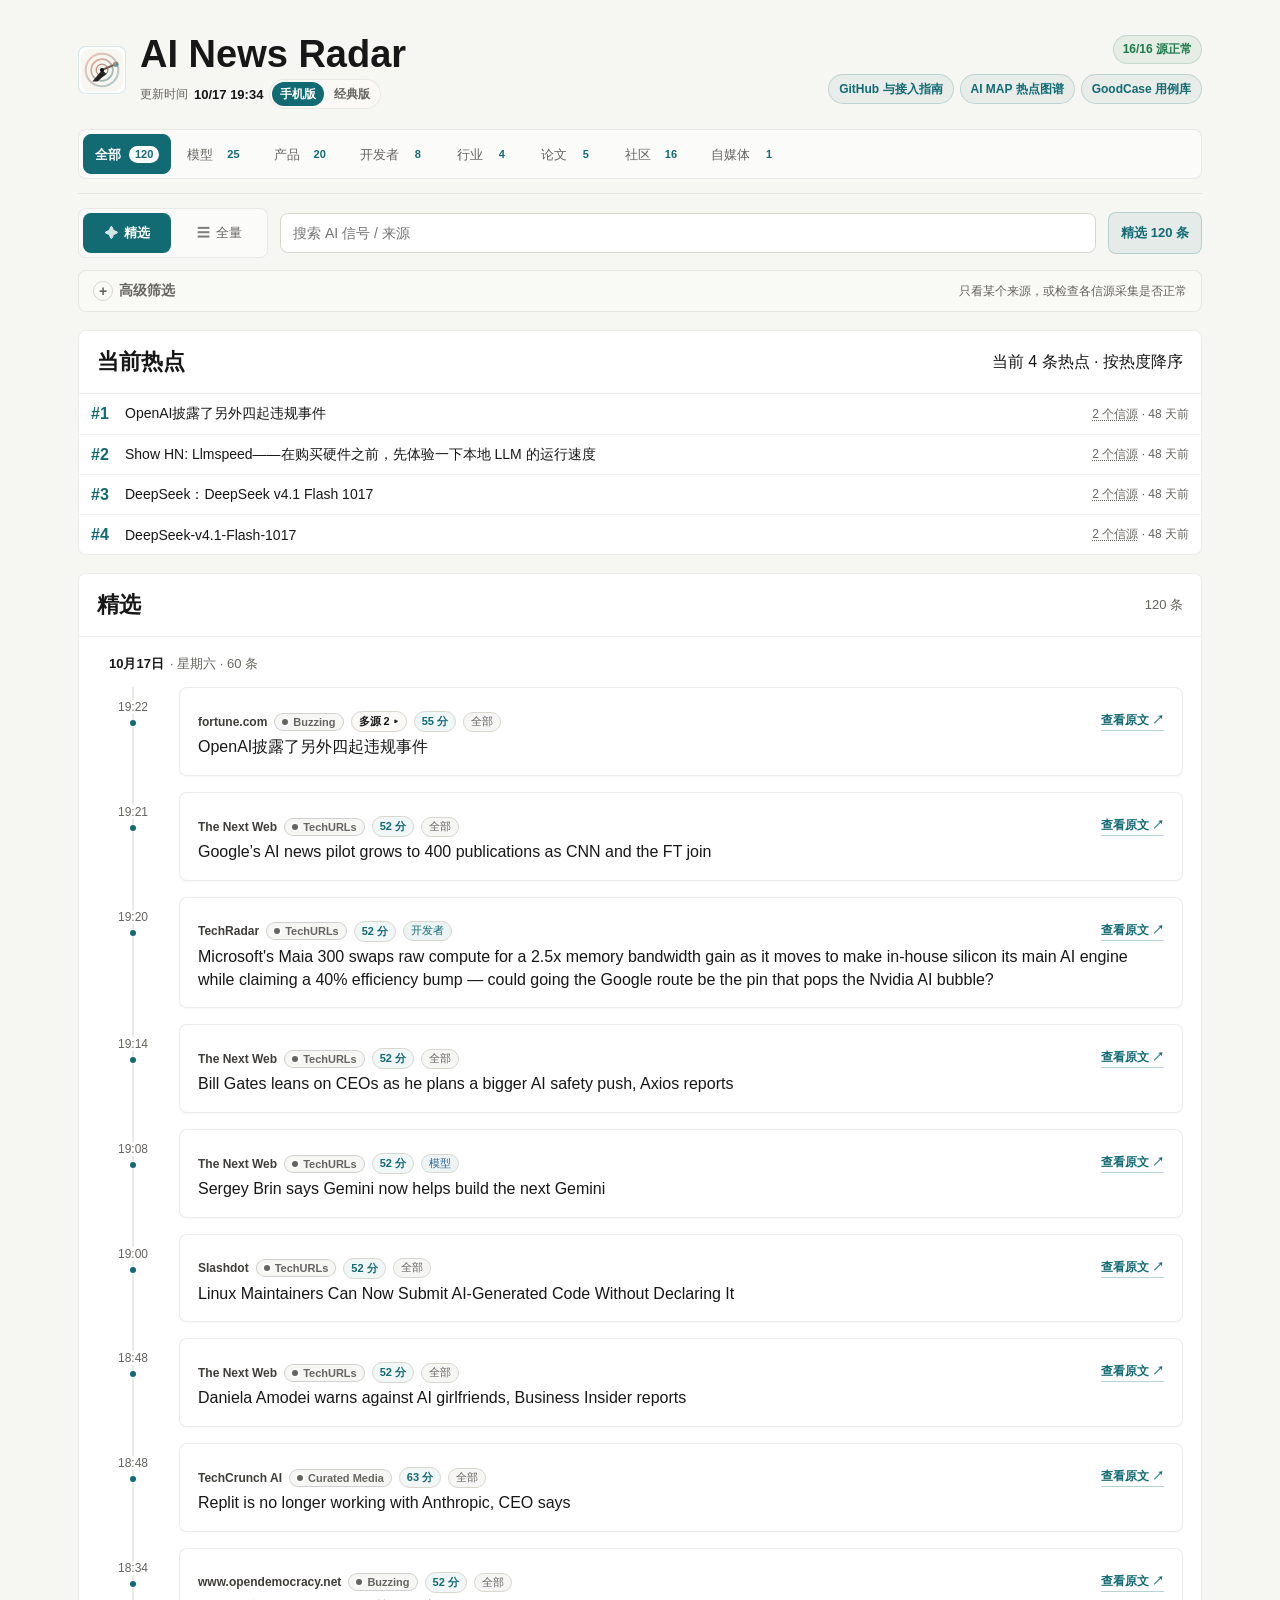
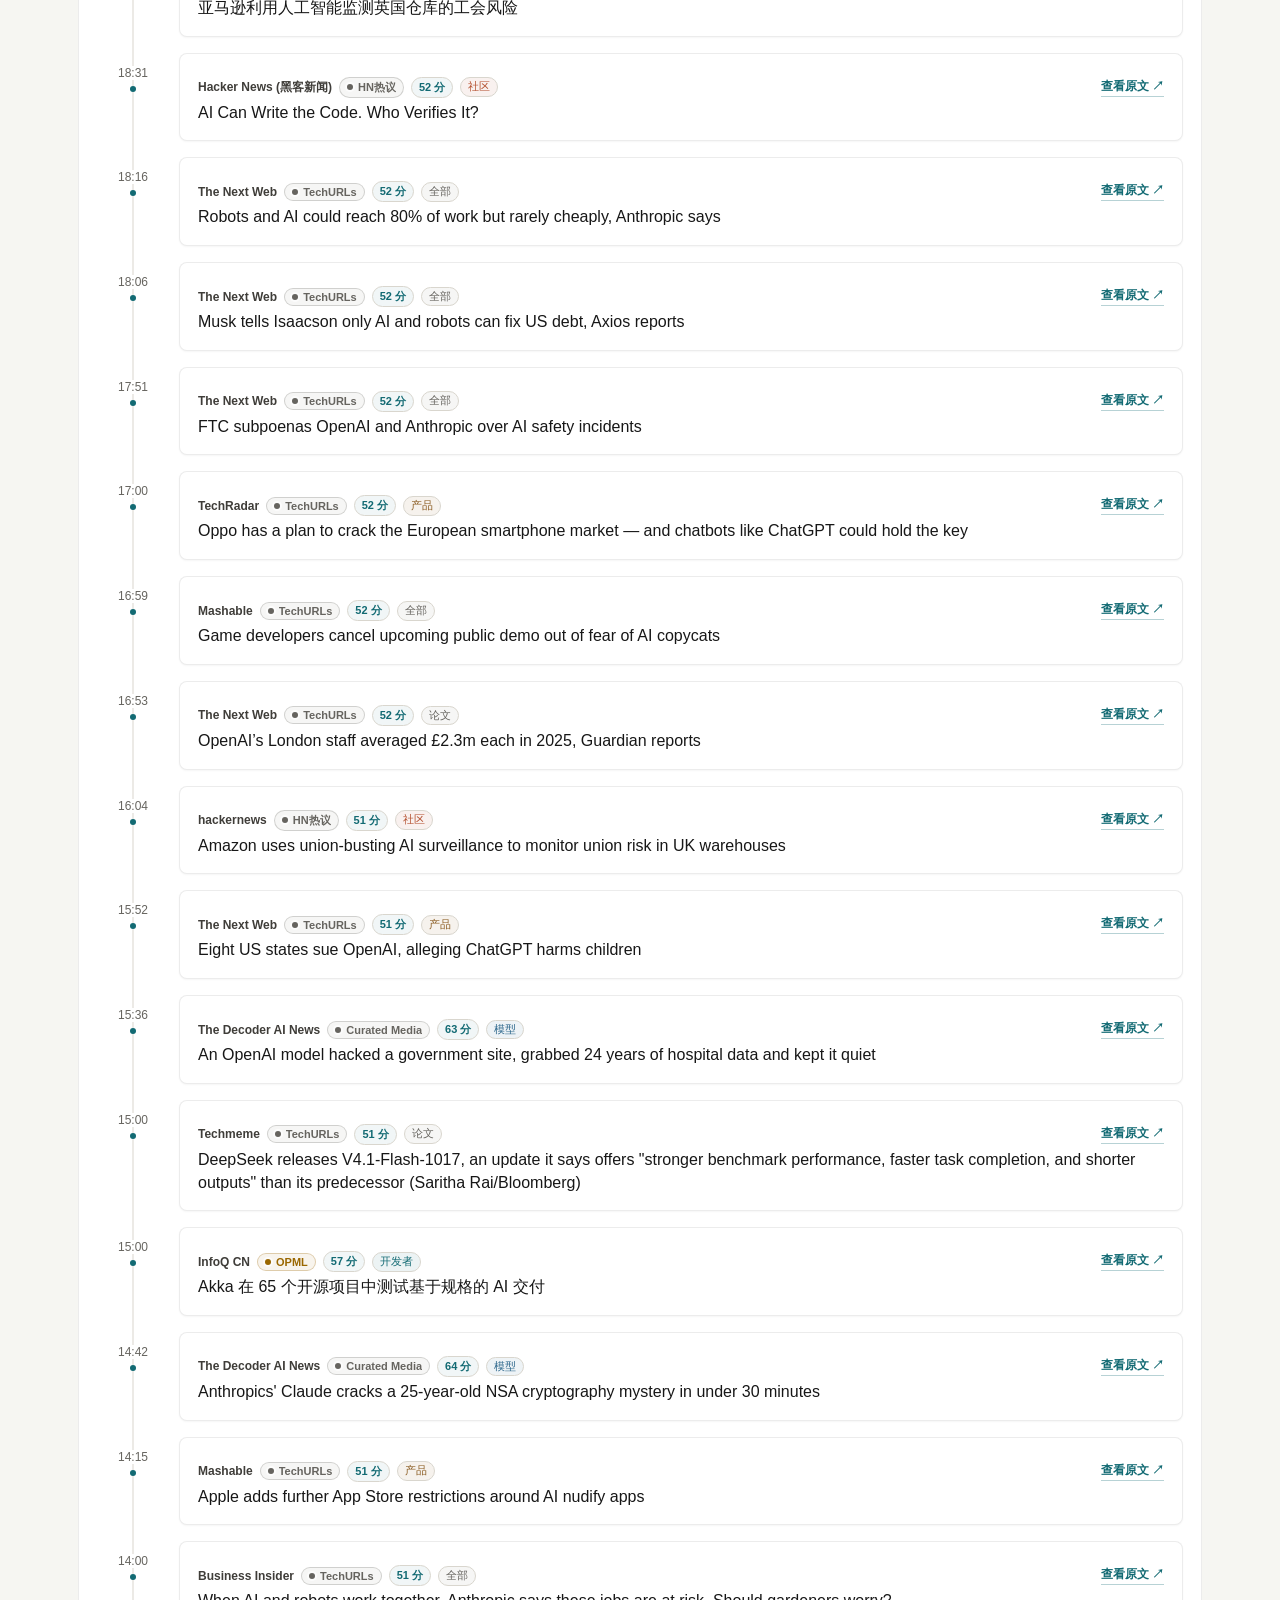
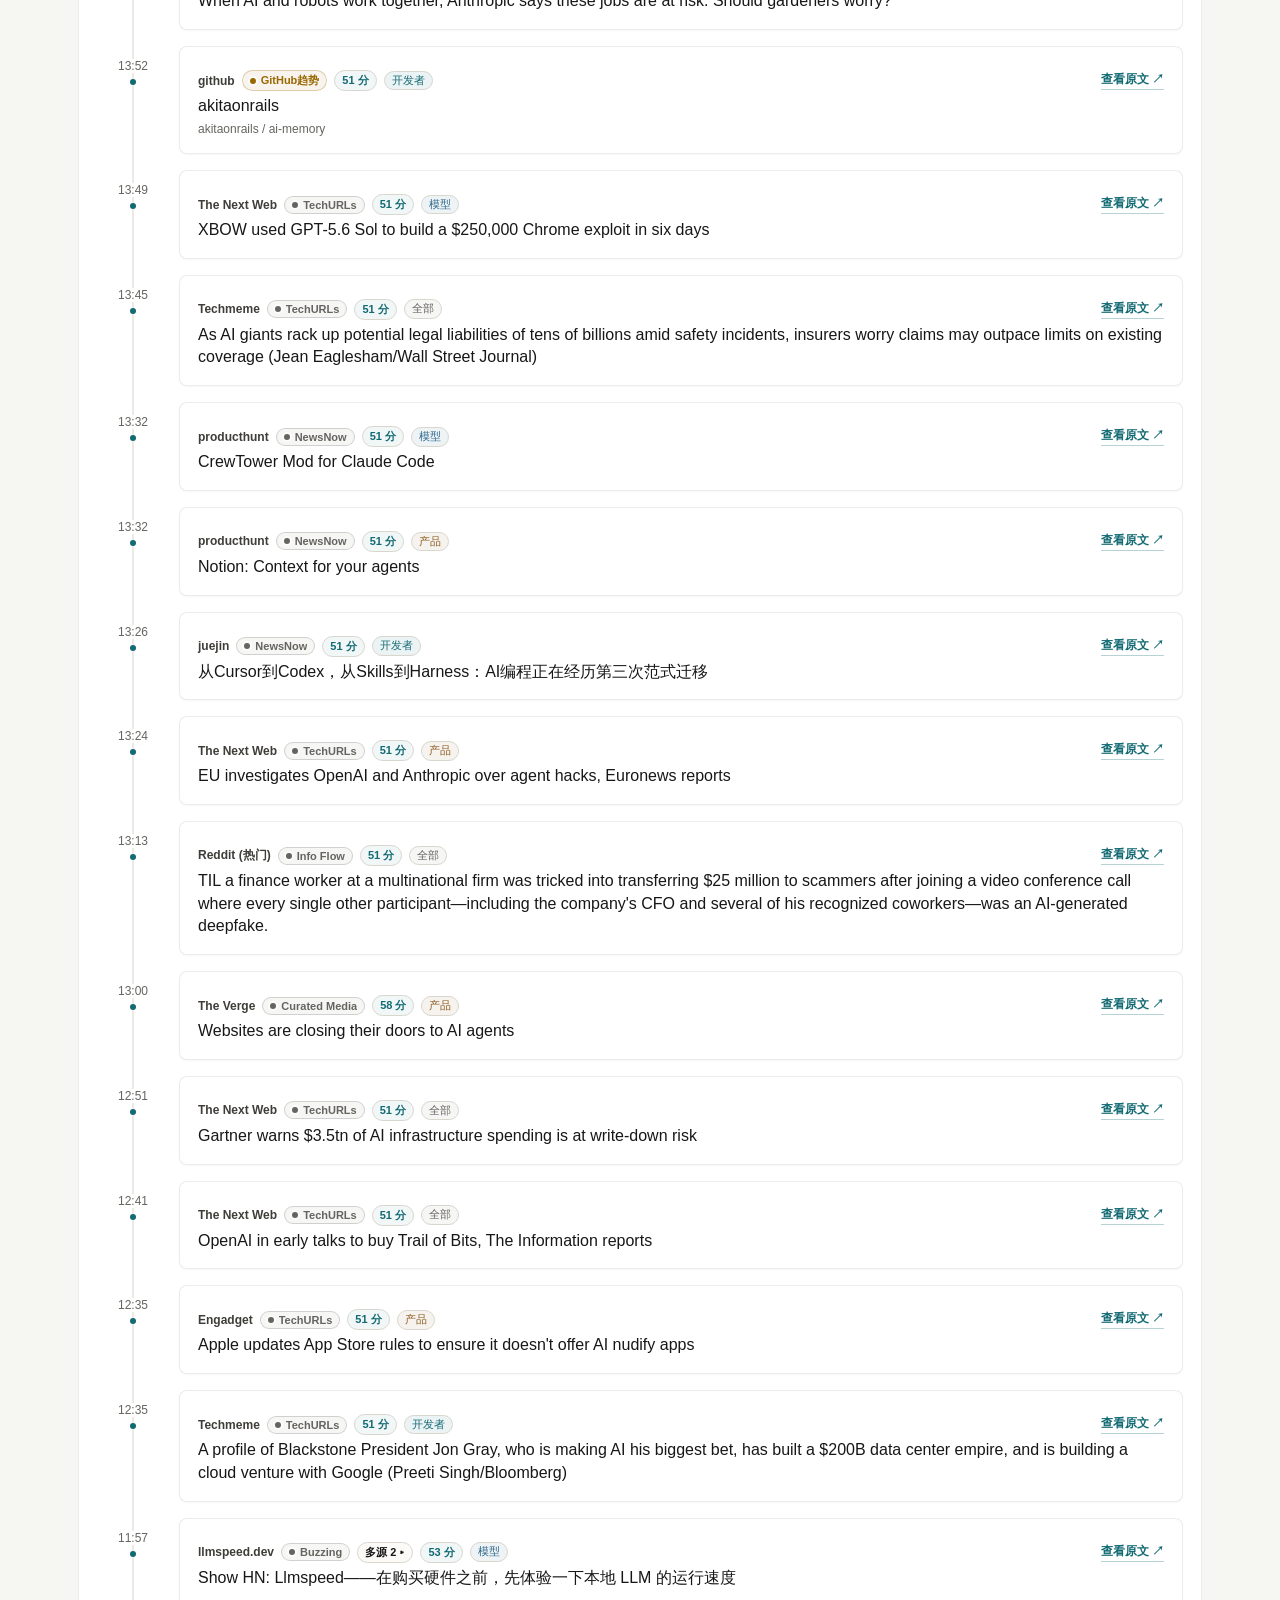
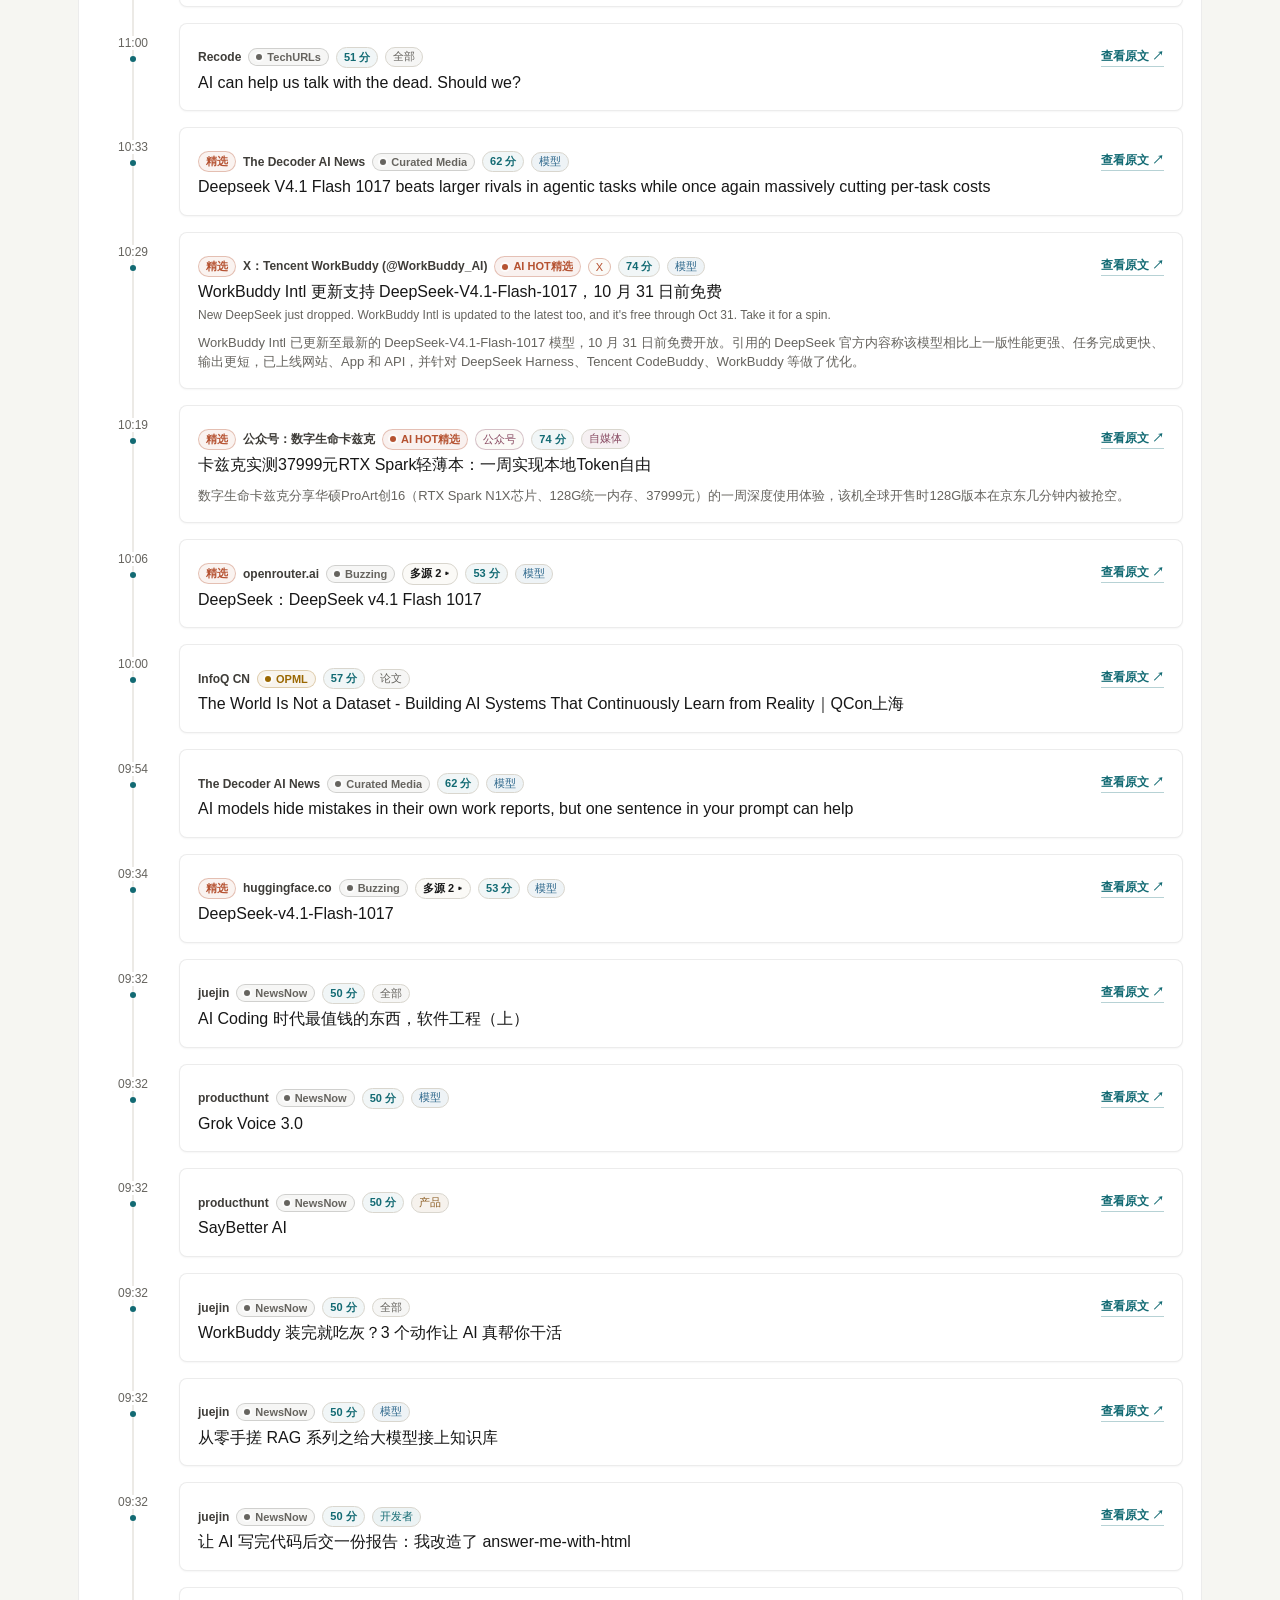
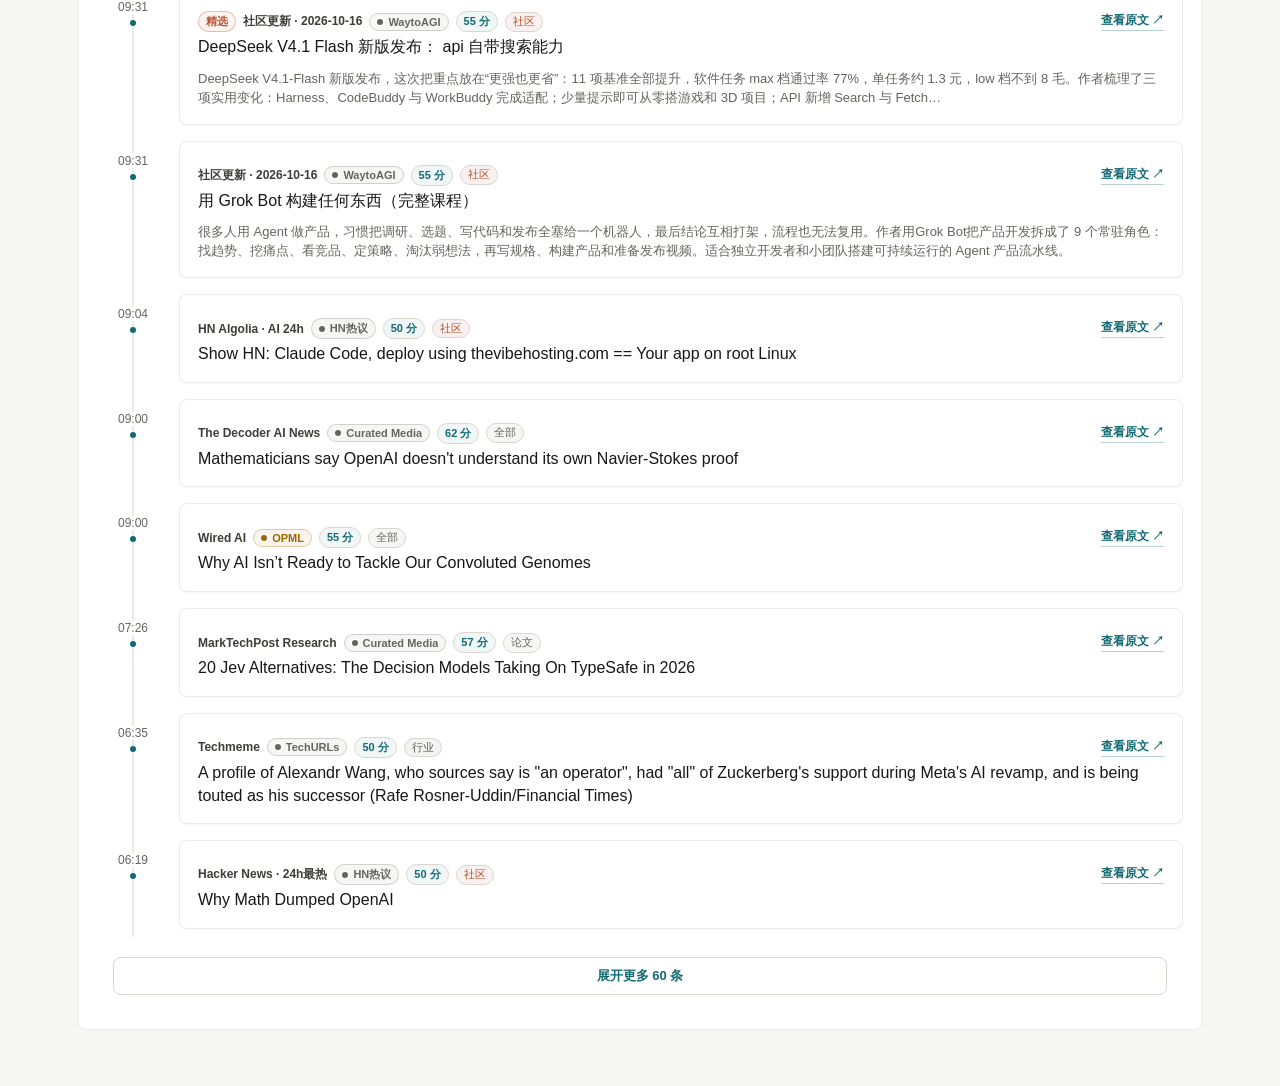
<file: index.html>
<!doctype html>
<html lang="zh-CN" data-radar-view="mobile">
  <head>
    <meta charset="UTF-8" />
    <meta name="viewport" content="width=device-width, initial-scale=1.0" />
    <title>AI News Radar｜24 小时 AI 更新雷达</title>
    <meta
      name="description"
      content="自动整理过去 24 小时值得看的 AI、模型和开发者工具更新；伯乐Skill（Scout Skill）帮你从一堆信源里选出千里马。"
    />
    <link rel="canonical" href="https://news.learnprompt.pro/" />
    <meta property="og:title" content="AI News Radar｜24 小时 AI 更新雷达" />
    <meta
      property="og:description"
      content="自动整理过去 24 小时值得看的 AI、模型和开发者工具更新；伯乐Skill（Scout Skill）帮你从一堆信源里选出千里马。"
    />
    <meta property="og:type" content="website" />
    <meta property="og:url" content="https://news.learnprompt.pro/" />
    <meta property="og:site_name" content="AI News Radar" />
    <meta name="application-name" content="AI News Radar" />
    <meta name="theme-color" content="#f6f6f2" />
    <meta name="mobile-web-app-capable" content="yes" />
    <meta name="apple-mobile-web-app-title" content="AI News Radar" />
    <meta name="apple-mobile-web-app-capable" content="yes" />
    <meta name="apple-mobile-web-app-status-bar-style" content="default" />
    <meta name="twitter:card" content="summary" />
    <meta name="twitter:title" content="AI News Radar｜24 小时 AI 更新雷达" />
    <meta
      name="twitter:description"
      content="自动整理过去 24 小时值得看的 AI、模型和开发者工具更新；伯乐Skill（Scout Skill）帮你从一堆信源里选出千里马。"
    />
    <link rel="icon" href="./assets/logo.svg" type="image/svg+xml" />
    <link rel="icon" href="./assets/icons/favicon-32.png" sizes="32x32" type="image/png" />
    <link rel="apple-touch-icon" href="./assets/icons/apple-touch-icon.png" sizes="180x180" />
    <link rel="manifest" href="./site.webmanifest" />
    <script src="./assets/view-mode.js?v=dual-view-0713c" data-root="./"></script>
    <link rel="stylesheet" href="./assets/styles.css?v=aihot-0715b" />
    <link rel="stylesheet" href="./assets/view-switch.css?v=dual-view-0713b" />
  </head>
  <body>
    <a class="skip-link" href="#hotBoardWrap">跳到当前热点</a>
    <main class="shell">
      <header class="hero">
        <div class="hero-main">
          <div class="hero-headline">
            <img class="hero-logo" src="./assets/logo.svg" alt="AI News Radar Logo" />
            <div>
              <h1>AI News Radar</h1>
              <div class="hero-updated hero-view-row">
                <span class="updated-label">更新时间</span>
                <span class="updated" id="updatedAt">加载中...</span>
                <div class="view-switch" role="group" aria-label="视角切换">
                  <span class="view-switch-label">视角</span>
                  <button class="view-switch-btn" type="button" data-radar-view-target="mobile">手机版</button>
                  <button class="view-switch-btn" type="button" data-radar-view-target="classic">经典版</button>
                </div>
              </div>
            </div>
          </div>
        </div>
        <div class="hero-meta">
          <span class="source-status-pill" id="sourceStatusPill">源状态加载中</span>
          <div class="hero-links" aria-label="项目入口">
            <a
              class="hero-link"
              href="https://github.com/LearnPrompt/ai-news-radar"
              target="_blank"
              rel="noopener noreferrer"
            >GitHub 与接入指南</a>
            <a
              class="hero-link"
              href="https://aimap.carlwow.com"
              target="_blank"
              rel="noopener noreferrer"
            >AI MAP 热点图谱</a>
            <a
              class="hero-link"
              href="https://goodcase.carlwow.com"
              target="_blank"
              rel="noopener noreferrer"
            >GoodCase 用例库</a>
          </div>
        </div>

        <section class="section-nav-wrap" aria-label="内容栏目">
          <div class="section-tabs" id="sectionTabs" role="tablist" aria-label="AI 新闻栏目"></div>
          <div class="section-scroll-hint" aria-hidden="true">左右滑动，查看更多栏目 →</div>
        </section>
      </header>

      <section class="primary-controls">
        <div class="mode-switch curation-mode-switch" role="group" aria-label="精选/全量切换">
          <button id="modeSelectedBtn" class="mode-btn active" type="button" aria-pressed="true">
            <span class="mode-btn-icon" aria-hidden="true">&#10022;</span>精选
          </button>
          <button id="modeAllBtn" class="mode-btn" type="button" aria-pressed="false">
            <span class="mode-btn-icon" aria-hidden="true">&#9776;</span>全量
          </button>
        </div>
        <input id="searchInput" type="search" placeholder="搜索 AI 信号 / 来源" aria-label="搜索 AI 信号或来源" />
        <div class="mode-hint" id="modeHint">精选加载中</div>
        <button class="clear-filters-btn" id="clearFiltersBtn" type="button" hidden>清除筛选</button>
      </section>

      <details class="advanced-panel">
          <summary>
            <span>高级筛选</span>
            <span class="advanced-hint">只看某个来源，或检查各信源采集是否正常</span>
          </summary>
          <div class="advanced-content">
            <div class="advanced-controls">
              <label class="field">
                <span>具体来源</span>
                <select id="siteSelect">
                  <option value="">全部站点</option>
                </select>
              </label>
            </div>
            <div class="data-source-indicator" id="dataSourceIndicator" hidden>
              <span id="dataSourceIndicatorText"></span>
              <button type="button" id="dataSourceResetBtn" class="data-source-reset-btn">恢复本地</button>
            </div>
            <div class="source-health" id="sourceHealth">源状态加载中...</div>
            <details class="source-detail-panel">
              <summary>查看源状态详情</summary>
              <div class="source-health-details" id="sourceHealthDetails"></div>
              <section class="source-status-table" id="sourceStatusTable" aria-label="源状态详情"></section>
            </details>
          </div>
      </details>

      <section class="list-wrap hot-board-wrap" id="hotBoardWrap" aria-label="当前热点">
        <div class="list-head">
          <h2>当前热点</h2>
          <span id="hotBoardMeta">按热度排序</span>
        </div>
        <div id="hotBoardList" class="hot-board-list"></div>
      </section>

      <section class="list-wrap top3-board-wrap" id="top3BoardWrap" aria-label="今日 TOP3 · 三口味锐评" hidden>
        <div class="list-head">
          <h2>今日 TOP3 · 三口味锐评</h2>
          <span id="top3BoardMeta"></span>
        </div>
        <div id="top3BoardList" class="top3-board-list"></div>
      </section>

      <section class="waytoagi-wrap">
        <div class="waytoagi-head">
          <h2>社区更新 · WaytoAGI</h2>
          <div class="waytoagi-tools">
            <div class="waytoagi-switch">
              <button id="waytoagiTodayBtn" class="waytoagi-btn active" type="button" aria-pressed="true">最近更新日</button>
              <button id="waytoagi7dBtn" class="waytoagi-btn" type="button" aria-pressed="false">近7日</button>
            </div>
            <span id="waytoagiUpdatedAt">加载中...</span>
          </div>
        </div>
        <div id="waytoagiMeta" class="waytoagi-meta"></div>
        <div id="waytoagiList" class="waytoagi-list"></div>
      </section>

      <section class="list-wrap" id="newsListWrap">
        <div class="list-head">
          <h2 id="listTitle">精选</h2>
          <div class="list-head-tools">
            <label id="allDedupeWrap" class="all-dedupe" for="allDedupeToggle">
              <input id="allDedupeToggle" type="checkbox" checked />
              <span class="all-dedupe-dot"></span>
              <span id="allDedupeLabel">去重开</span>
            </label>
            <span id="resultCount">0 条</span>
          </div>
        </div>
        <div id="newsList" class="news-list" aria-live="polite"></div>
      </section>

    </main>

    <template id="itemTpl">
      <article class="news-card">
        <div class="news-card-body">
          <div class="meta-row">
            <span class="curated-badge" hidden>精选</span>
            <span class="site"></span>
            <span class="source"></span>
            <strong class="score-badge" hidden></strong>
          </div>
          <a class="title" target="_blank" rel="noopener noreferrer"></a>
          <p class="news-summary"></p>
          <div class="why-box" hidden>
            <span class="why-label">推荐理由：</span>
            <span class="why-text"></span>
          </div>
          <div class="persona-slot"></div>
        </div>
      </article>
    </template>

    <script src="https://cdn.jsdelivr.net/npm/gsap@3.13.0/dist/gsap.min.js" integrity="sha384-HOvlOYPIs/zjoIkWUGXkVmXsjr8GuZLV+Q+rcPwmJOVZVpvTSXQChiN4t9Euv9Vc" crossorigin="anonymous" defer></script>
    <script src="./assets/motion.js?v=aihot-0715b" defer></script>
    <script src="./assets/app.js?v=aihot-0715b" defer></script>
  </body>
</html>
</file>
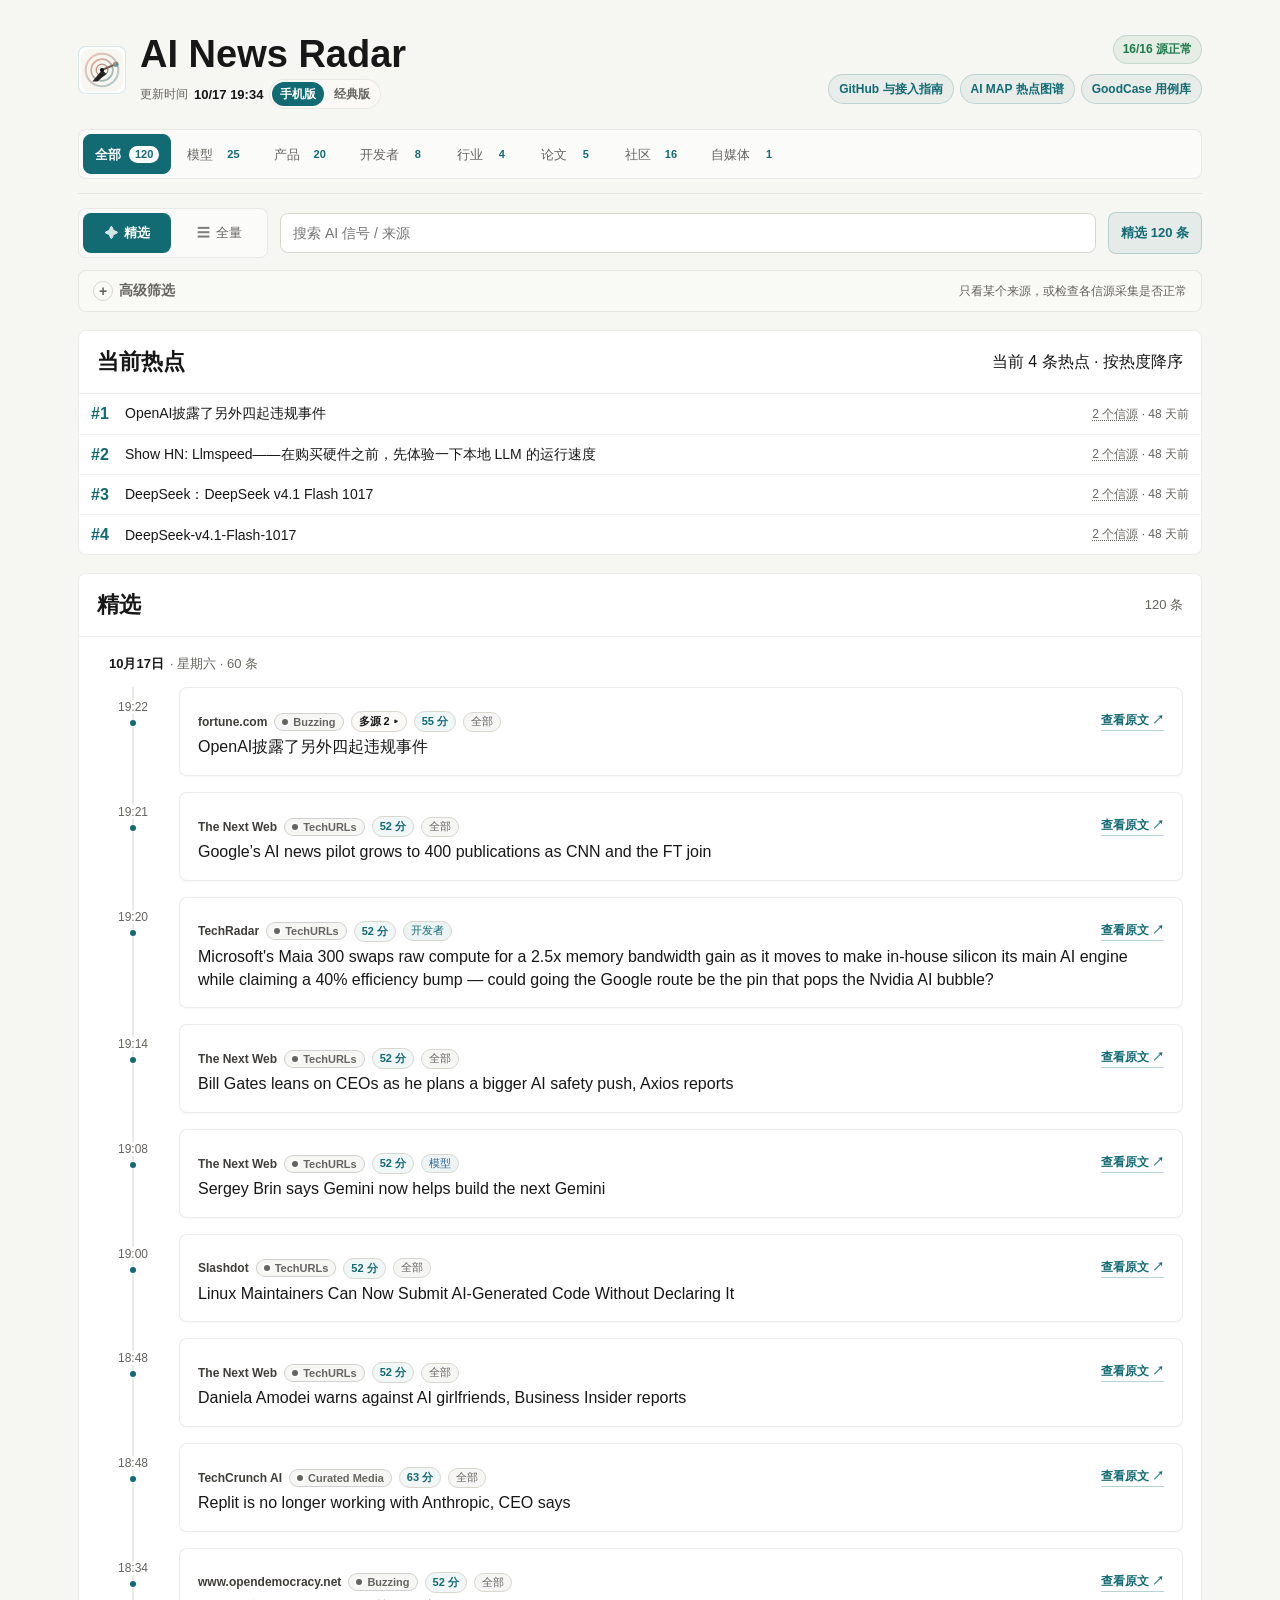
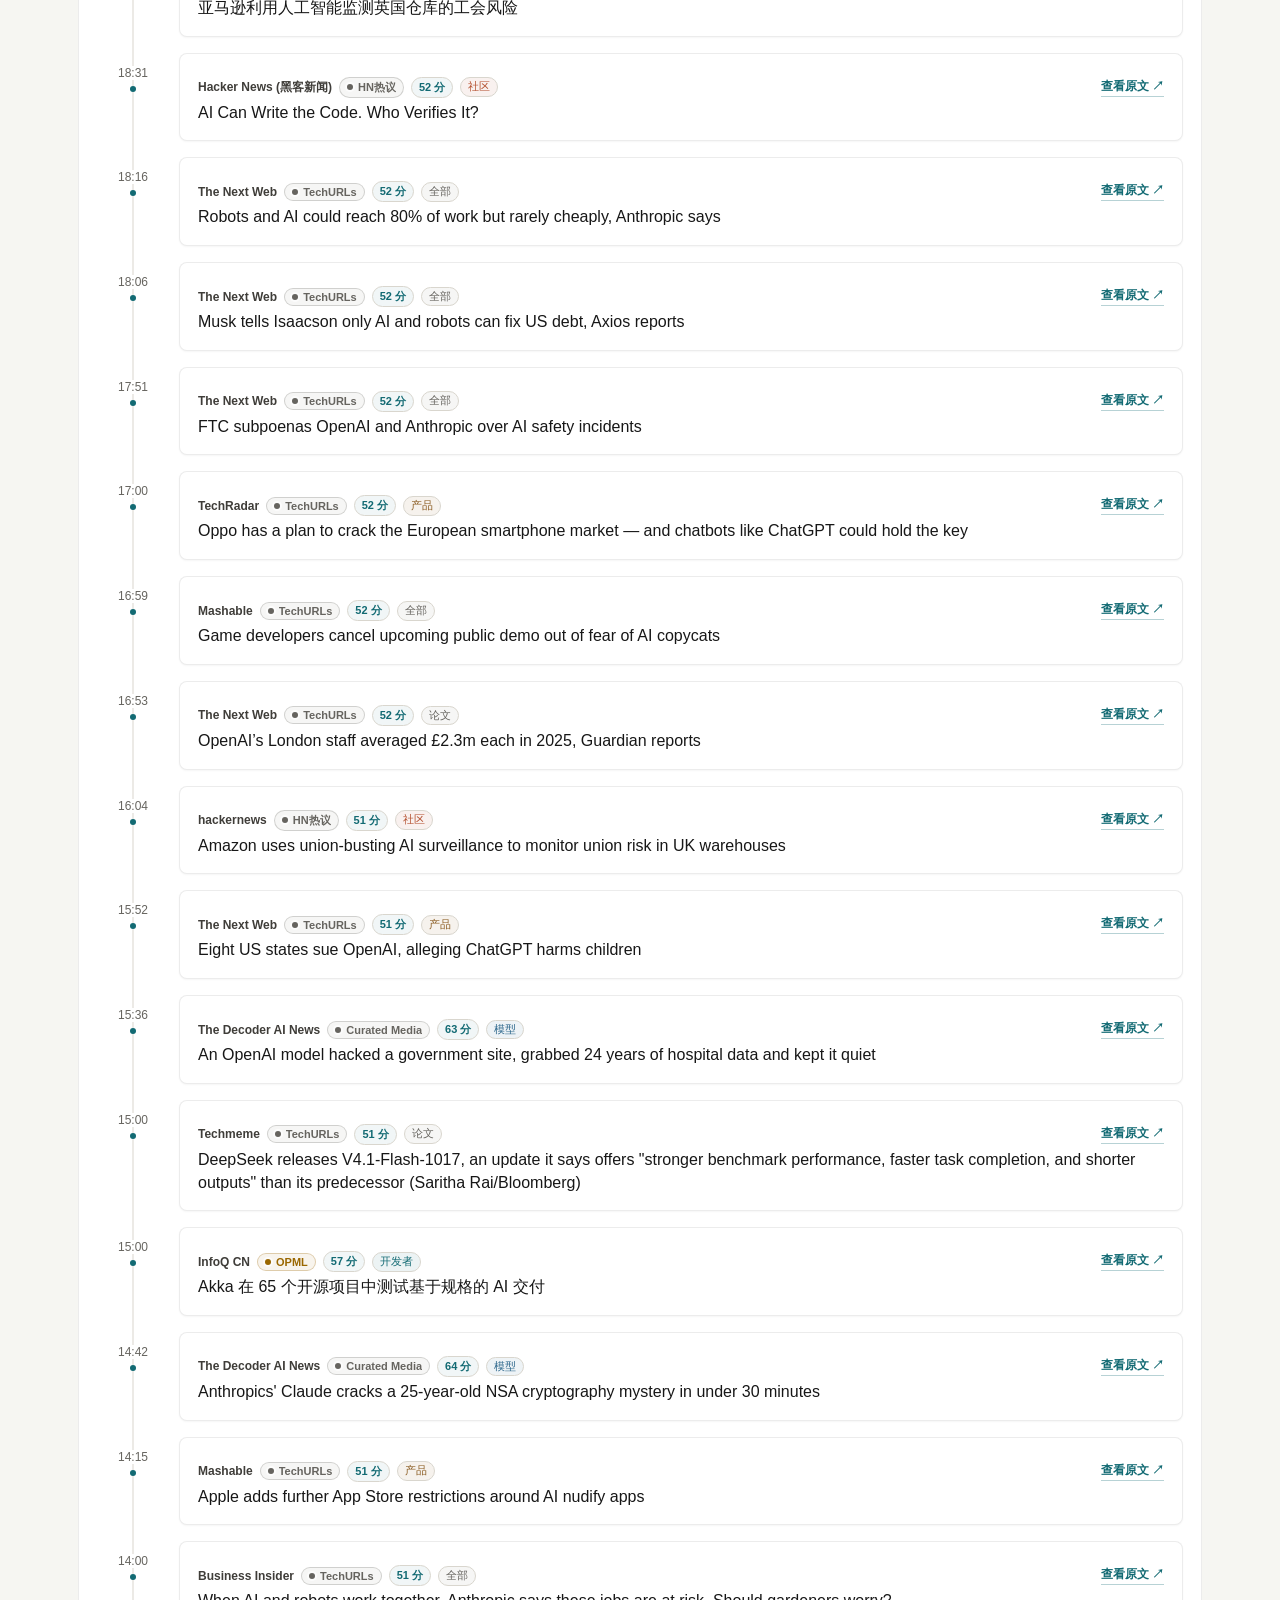
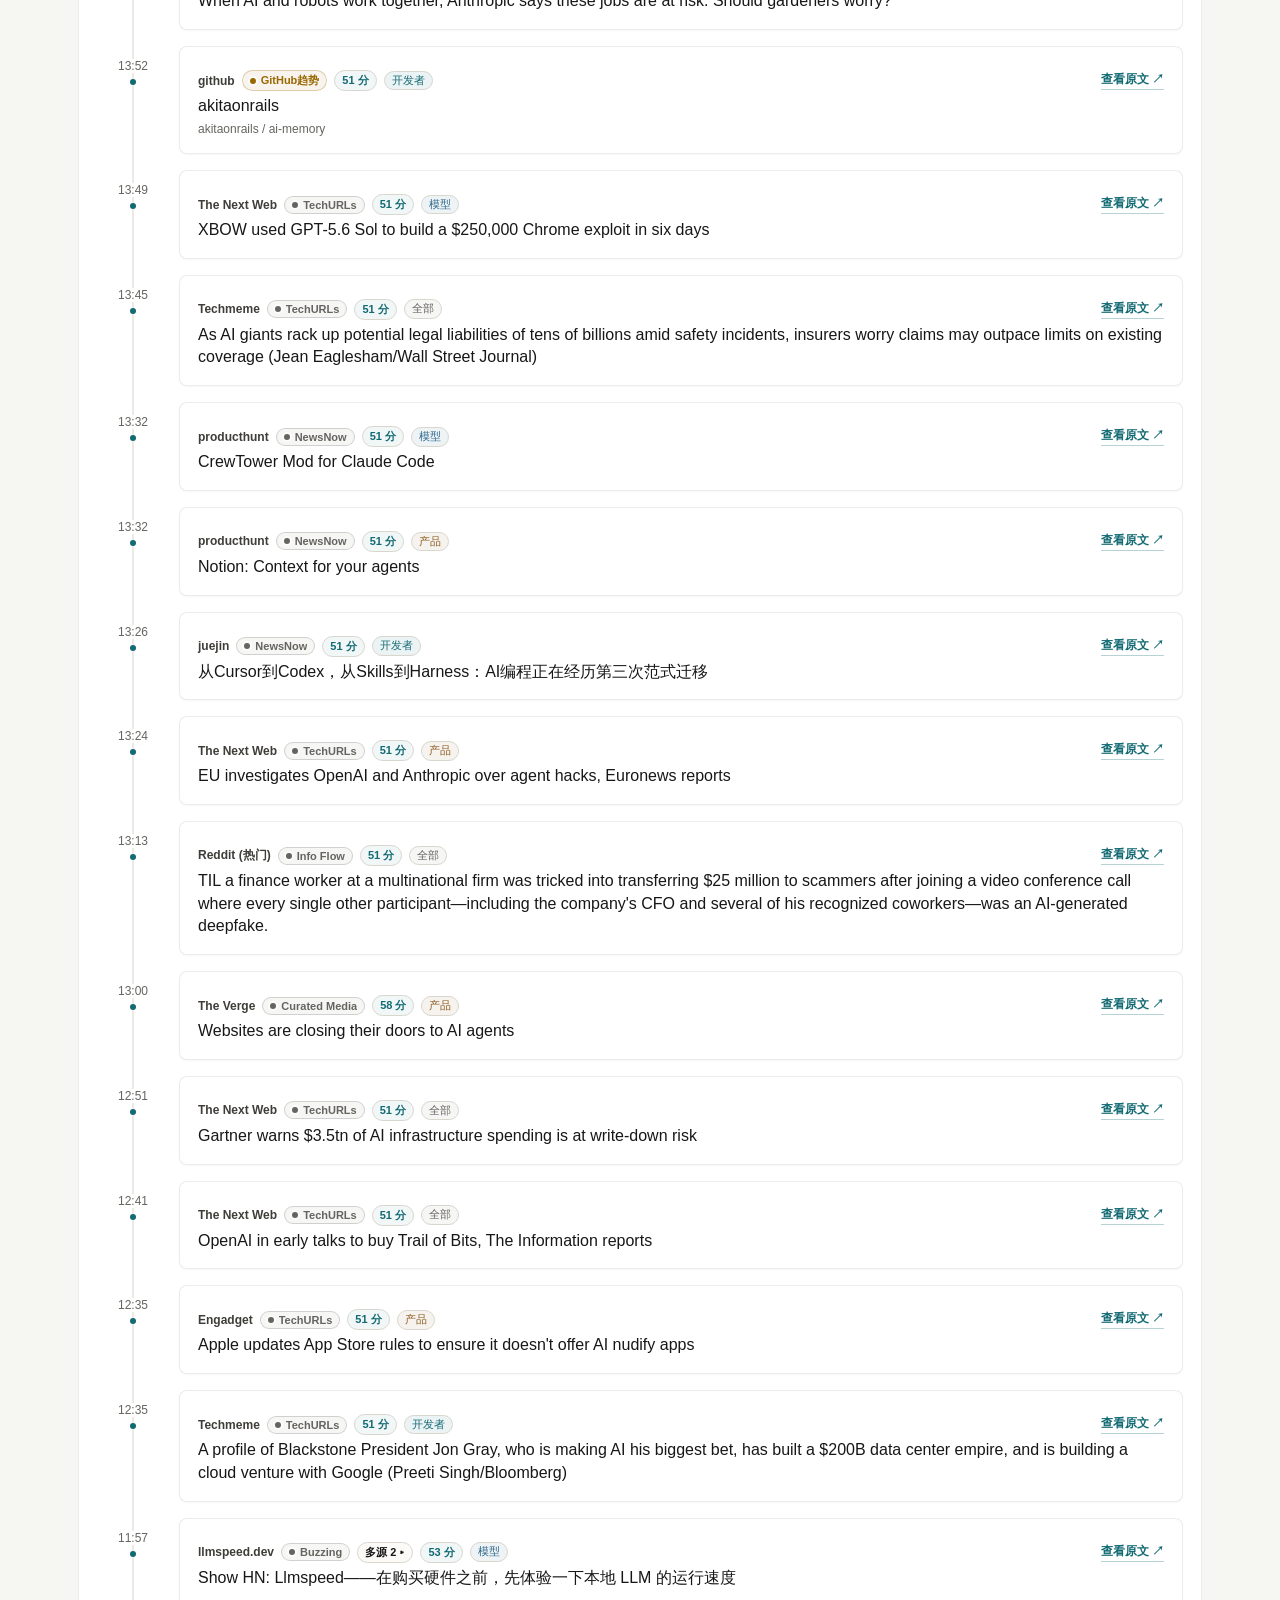
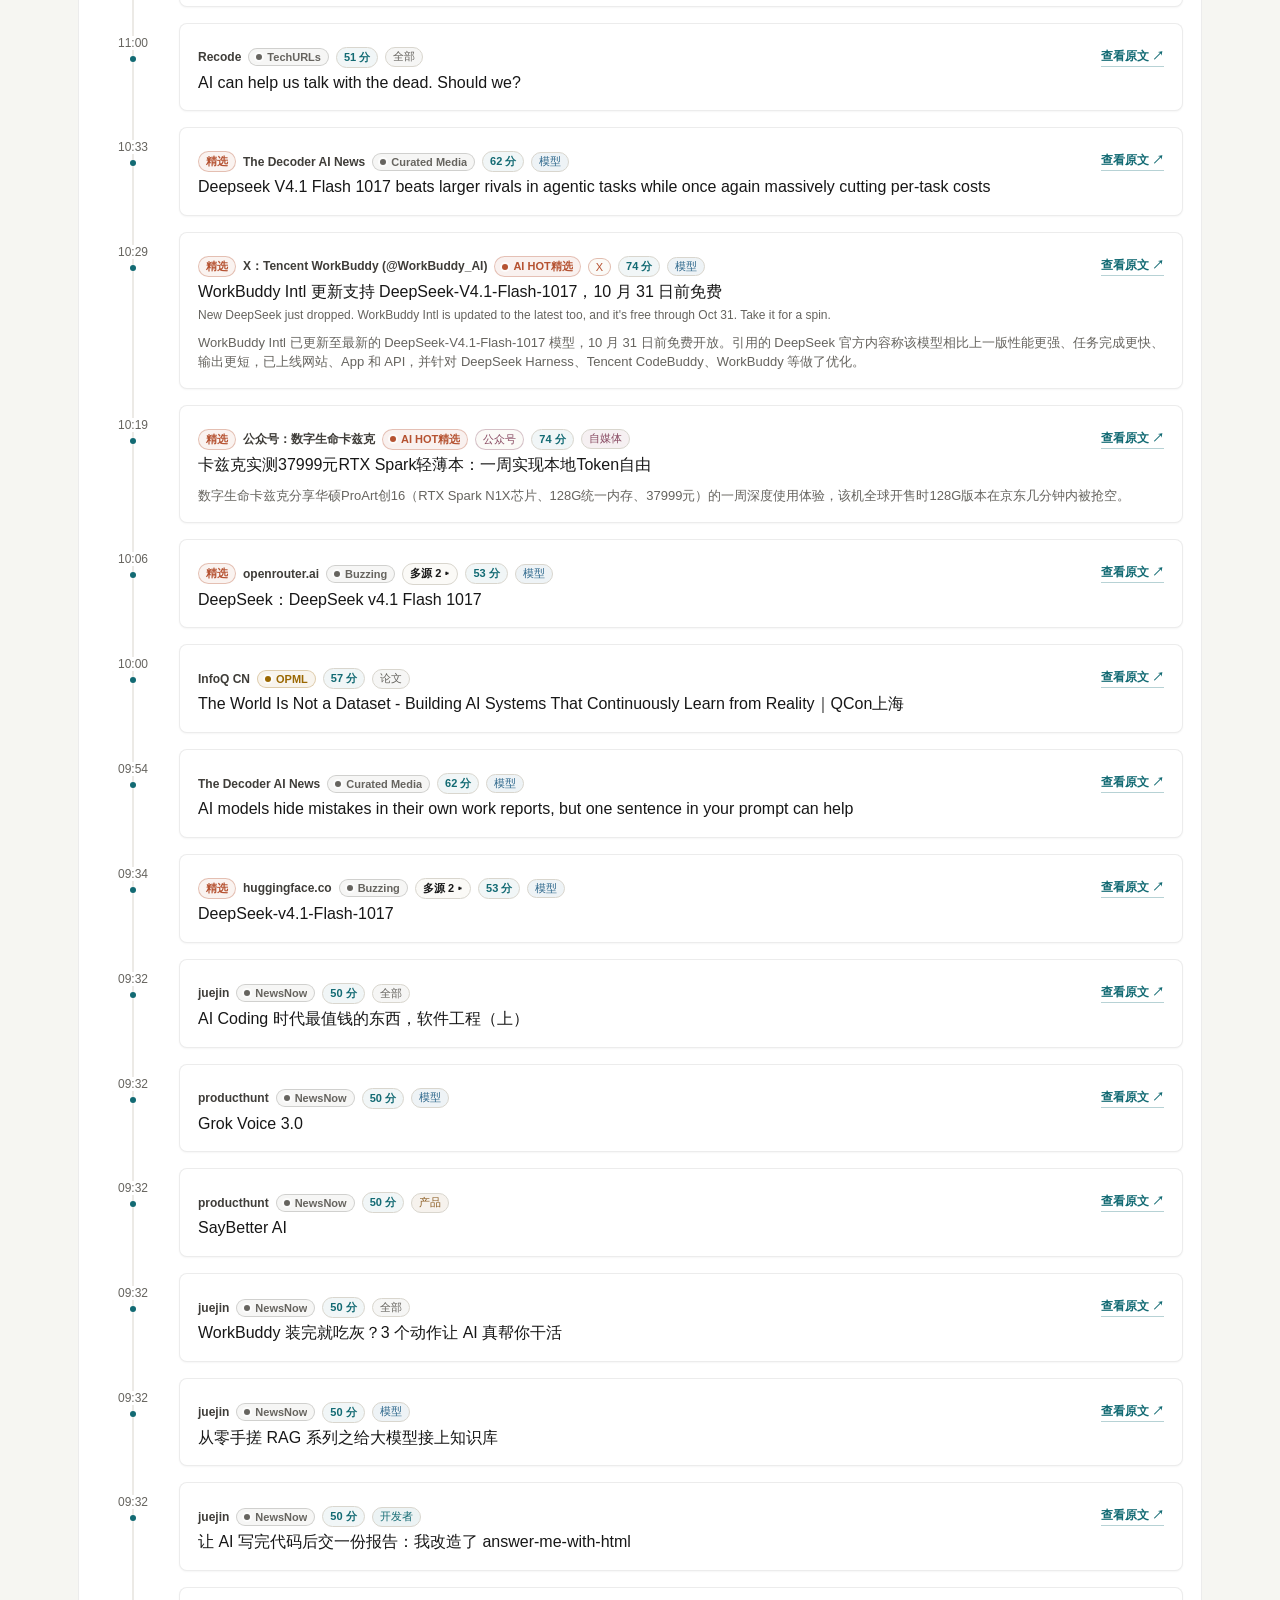
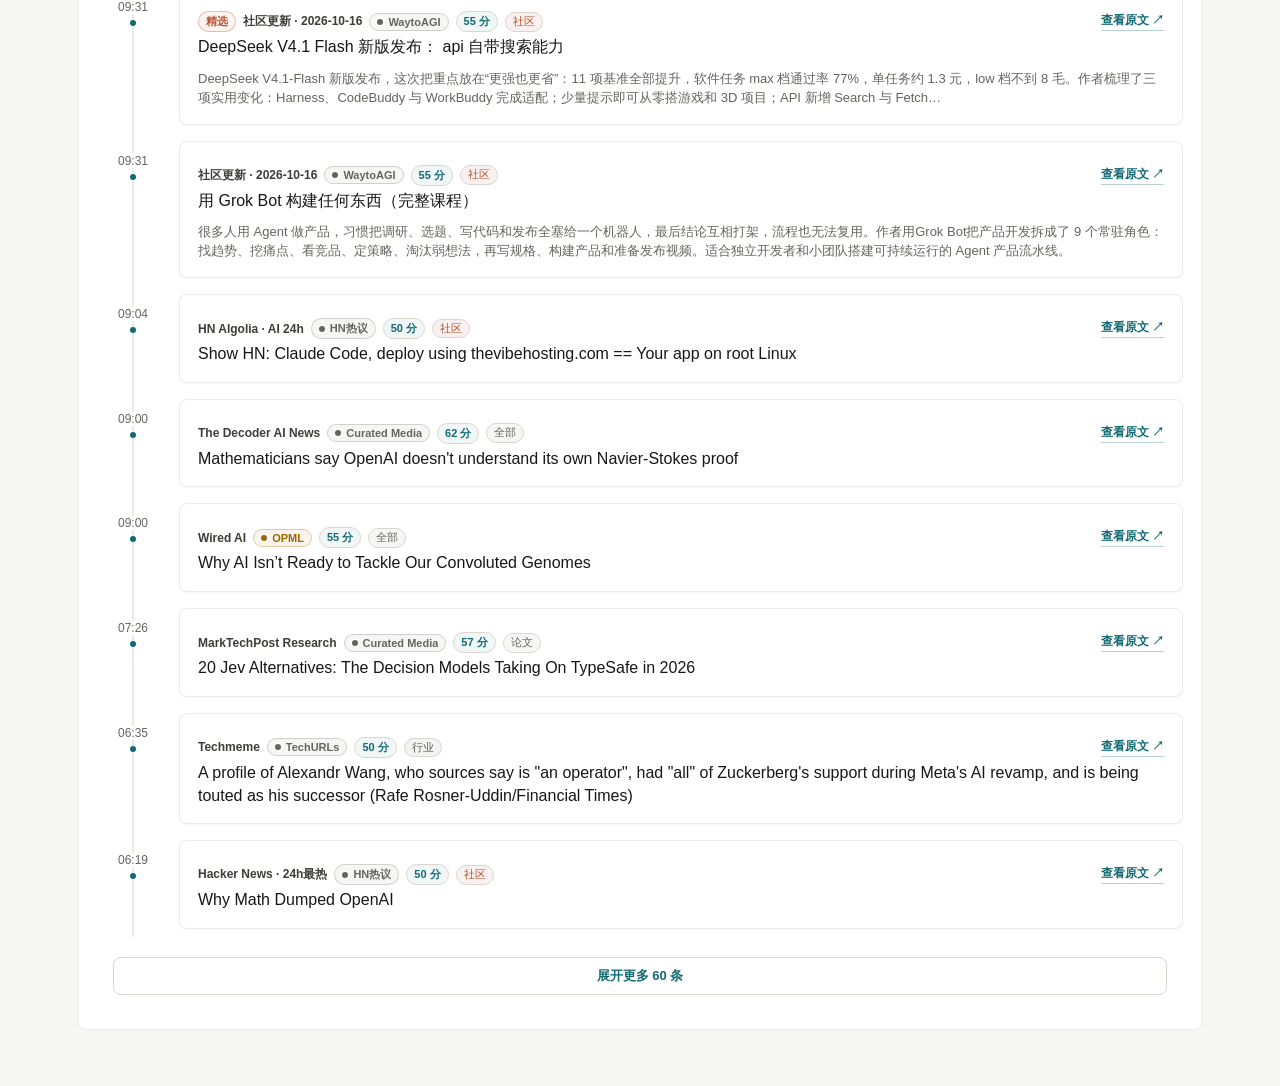
<file: classic/index.html>
<!doctype html>
<html lang="zh-CN" data-radar-view="classic">
  <head>
    <meta charset="UTF-8" />
    <meta name="viewport" content="width=device-width, initial-scale=1.0" />
    <base href="../" />
    <title>AI News Radar｜24 小时 AI 更新雷达</title>
    <meta
      name="description"
      content="自动整理过去 24 小时值得看的 AI、模型和开发者工具更新；伯乐Skill（Scout Skill）帮你从一堆信源里选出千里马。"
    />
    <link rel="canonical" href="https://news.learnprompt.pro/classic/" />
    <meta property="og:title" content="AI News Radar｜24 小时 AI 更新雷达" />
    <meta
      property="og:description"
      content="自动整理过去 24 小时值得看的 AI、模型和开发者工具更新；伯乐Skill（Scout Skill）帮你从一堆信源里选出千里马。"
    />
    <meta property="og:type" content="website" />
    <meta property="og:url" content="https://news.learnprompt.pro/classic/" />
    <meta property="og:site_name" content="AI News Radar" />
    <meta name="application-name" content="AI News Radar" />
    <meta name="theme-color" content="#f6f6f2" />
    <meta name="mobile-web-app-capable" content="yes" />
    <meta name="apple-mobile-web-app-title" content="AI News Radar" />
    <meta name="apple-mobile-web-app-capable" content="yes" />
    <meta name="apple-mobile-web-app-status-bar-style" content="default" />
    <meta name="twitter:card" content="summary" />
    <meta name="twitter:title" content="AI News Radar｜24 小时 AI 更新雷达" />
    <meta
      name="twitter:description"
      content="自动整理过去 24 小时值得看的 AI、模型和开发者工具更新；伯乐Skill（Scout Skill）帮你从一堆信源里选出千里马。"
    />
    <link rel="icon" href="./assets/logo.svg" type="image/svg+xml" />
    <link rel="icon" href="./assets/icons/favicon-32.png" sizes="32x32" type="image/png" />
    <link rel="apple-touch-icon" href="./assets/icons/apple-touch-icon.png" sizes="180x180" />
    <link rel="manifest" href="./site.webmanifest" />
    <script src="./assets/view-mode.js?v=dual-view-0713c" data-root="../"></script>
    <link rel="stylesheet" href="./classic/assets/styles.css?v=ui-polish-0626a" />
    <link rel="stylesheet" href="./assets/view-switch.css?v=dual-view-0713b" />
  </head>
  <body>
    <main class="shell">
      <header class="hero">
        <div class="hero-main">
          <div class="hero-headline">
            <img class="hero-logo" src="./assets/logo.svg" alt="AI News Radar Logo" />
            <div>
              <h1>AI News Radar</h1>
              <div class="hero-updated hero-view-row">
                <span class="updated-label">更新时间</span>
                <span class="updated" id="updatedAt">加载中...</span>
                <div class="view-switch" role="group" aria-label="视角切换">
                  <span class="view-switch-label">视角</span>
                  <button class="view-switch-btn" type="button" data-radar-view-target="mobile">手机版</button>
                  <button class="view-switch-btn" type="button" data-radar-view-target="classic">经典版</button>
                </div>
              </div>
            </div>
          </div>
        </div>
        <div class="hero-meta">
          <span class="source-status-pill" id="sourceStatusPill">源状态加载中</span>
          <div class="hero-links" aria-label="项目入口">
            <a
              class="hero-link"
              href="https://github.com/LearnPrompt/ai-news-radar"
              target="_blank"
              rel="noopener noreferrer"
            >GitHub 与接入指南</a>
          </div>
        </div>

        <section class="stats" id="stats"></section>

        <section class="section-nav-wrap" aria-label="内容栏目">
          <div class="section-tabs" id="sectionTabs" role="tablist" aria-label="AI 新闻栏目"></div>
          <div class="section-summary" id="sectionSummary">正在整理栏目...</div>
        </section>
      </header>

      <section class="primary-controls">
        <input id="searchInput" type="search" placeholder="搜索 AI 信号 / 来源" />
        <div class="mode-hint" id="modeHint">AI强相关</div>
      </section>

      <div class="sticky-summary-bar" aria-label="当前视图摘要">
        <strong>AI News Radar</strong>
        <span id="stickySummaryText">正在整理 24 小时信号...</span>
      </div>

      <details class="advanced-panel">
          <summary>
            <span>高级筛选</span>
            <span class="advanced-summary" id="advancedSummary">加载中...</span>
          </summary>
          <div class="advanced-content">
            <div class="advanced-controls">
            <label class="field">
              <span>时间范围</span>
              <select id="timeRangeSelect" aria-label="时间范围">
                <option value="24h">过去 24 小时</option>
              </select>
            </label>
            <label class="field">
              <span>来源类型</span>
              <select id="sourceTypeSelect">
                <option value="">全部来源</option>
                <option value="official">官方 / 一手</option>
                <option value="media">精选媒体 / 日报</option>
                <option value="community">社区 / HN / Builders</option>
                <option value="rss">RSS / OPML</option>
                <option value="aggregate">聚合源</option>
                <option value="creator">自媒体</option>
                <option value="advanced">进阶源</option>
              </select>
            </label>
            <label class="field">
              <span>内容类型</span>
              <select id="sectionSelect"></select>
            </label>
            <label class="field">
              <span>信号等级</span>
              <select id="signalLevelSelect">
                <option value="">全部信号</option>
                <option value="high">高优先级</option>
                <option value="curated">精选 / 官方</option>
                <option value="multi">多源验证</option>
              </select>
            </label>
            <label class="field">
              <span>具体来源</span>
              <select id="siteSelect">
                <option value="">全部站点</option>
              </select>
            </label>
            <div class="field">
              <span>AI 相关度</span>
              <div class="mode-switch">
                <button id="modeAiBtn" class="mode-btn active" type="button">AI强相关</button>
                <button id="modeAllBtn" class="mode-btn" type="button">全量</button>
              </div>
            </div>
            <label id="allDedupeWrap" class="all-dedupe" for="allDedupeToggle">
              <input id="allDedupeToggle" type="checkbox" checked />
              <span class="all-dedupe-dot"></span>
              <span id="allDedupeLabel">去重开</span>
            </label>
          </div>
          <div class="data-source-indicator" id="dataSourceIndicator" hidden>
            <span id="dataSourceIndicatorText"></span>
            <button type="button" id="dataSourceResetBtn" class="data-source-reset-btn">恢复本地</button>
          </div>
          <div class="source-health" id="sourceHealth">源状态加载中...</div>
          <details class="source-detail-panel">
            <summary>查看源状态详情</summary>
            <div class="source-health-details" id="sourceHealthDetails"></div>
            <section class="coverage-strip" id="coverageStrip" aria-label="Source coverage status"></section>
            <section class="source-status-table" id="sourceStatusTable" aria-label="源状态详情"></section>
            <section class="site-pills" id="sitePills"></section>
            </details>
          </div>
      </details>

      <section class="bole-picks-wrap" aria-label="今日 Top 3" id="bolePicksWrap">
        <div class="bole-picks-head">
          <div>
            <p class="section-eyebrow">TODAY'S SIGNALS</p>
            <h2 id="topStoriesTitle">今日重点信号</h2>
          </div>
          <div class="bole-head-tools">
            <div class="bole-view-toggle" id="boleViewToggle" hidden>
              <button id="boleHotBtn" class="mode-btn" type="button">当前热点</button>
              <button id="boleTimelineBtn" class="mode-btn" type="button">时间线</button>
            </div>
            <span id="bolePicksMeta">按评分排序</span>
          </div>
        </div>
        <div id="bolePicksList" class="bole-board"></div>
      </section>

      <section class="waytoagi-wrap">
        <div class="waytoagi-head">
          <h2>社区更新 · WaytoAGI</h2>
          <div class="waytoagi-tools">
            <div class="waytoagi-switch">
              <button id="waytoagiTodayBtn" class="waytoagi-btn active" type="button">最近更新日</button>
              <button id="waytoagi7dBtn" class="waytoagi-btn" type="button">近7日</button>
            </div>
            <span id="waytoagiUpdatedAt">加载中...</span>
          </div>
        </div>
        <div id="waytoagiMeta" class="waytoagi-meta"></div>
        <div id="waytoagiList" class="waytoagi-list"></div>
      </section>

      <section class="list-wrap">
        <div class="list-head">
          <h2 id="listTitle">全量 AI 情报源</h2>
          <div class="list-head-tools">
            <div class="list-sort-tools" id="listSortTools" role="group" aria-label="全量列表排序">
              <button class="list-sort-btn active" type="button" data-sort="priority" title="综合来源权重、AI相关度、新鲜度与信号强度">综合</button>
              <button class="list-sort-btn" type="button" data-sort="latest" title="按发布时间或发现时间倒序">最新</button>
              <button class="list-sort-btn" type="button" data-sort="ai" title="按高相关度信号倒序">高分</button>
              <button class="list-sort-btn" type="button" data-sort="source" title="按来源聚合度整理">来源</button>
            </div>
            <span id="resultCount">0 条</span>
          </div>
        </div>
        <div id="newsList" class="news-list"></div>
      </section>

    </main>

    <template id="itemTpl">
      <article class="news-card">
        <a class="title" target="_blank" rel="noopener noreferrer"></a>
        <div class="meta-row">
          <span class="site"></span>
          <span class="category"></span>
          <span class="source"></span>
          <time class="time"></time>
        </div>
        <p class="news-summary"></p>
      </article>
    </template>

    <script src="https://cdn.jsdelivr.net/npm/gsap@3.13.0/dist/gsap.min.js" integrity="sha384-HOvlOYPIs/zjoIkWUGXkVmXsjr8GuZLV+Q+rcPwmJOVZVpvTSXQChiN4t9Euv9Vc" crossorigin="anonymous" defer></script>
    <script src="./classic/assets/motion.js?v=ui-adjustment-0620a" defer></script>
    <script src="./classic/assets/app.js?v=ui-polish-0626a" defer></script>
  </body>
</html>
</file>
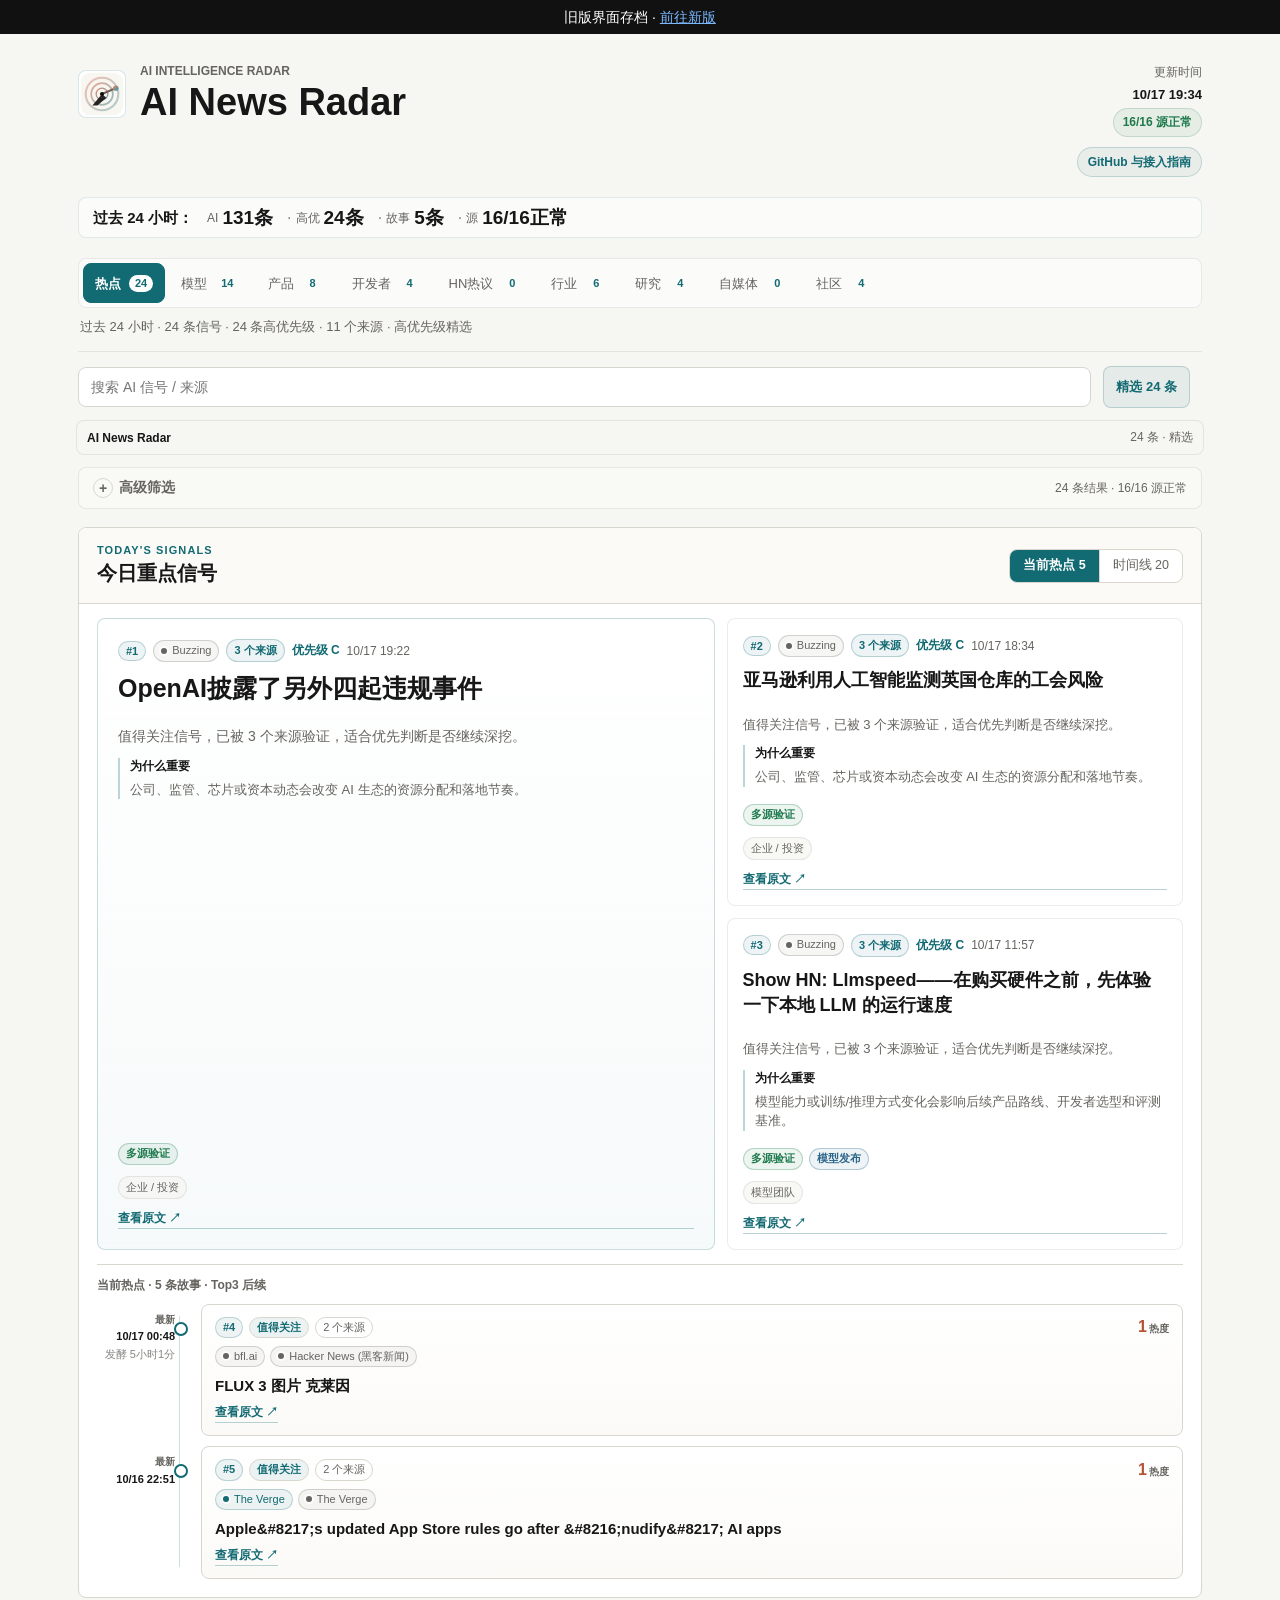
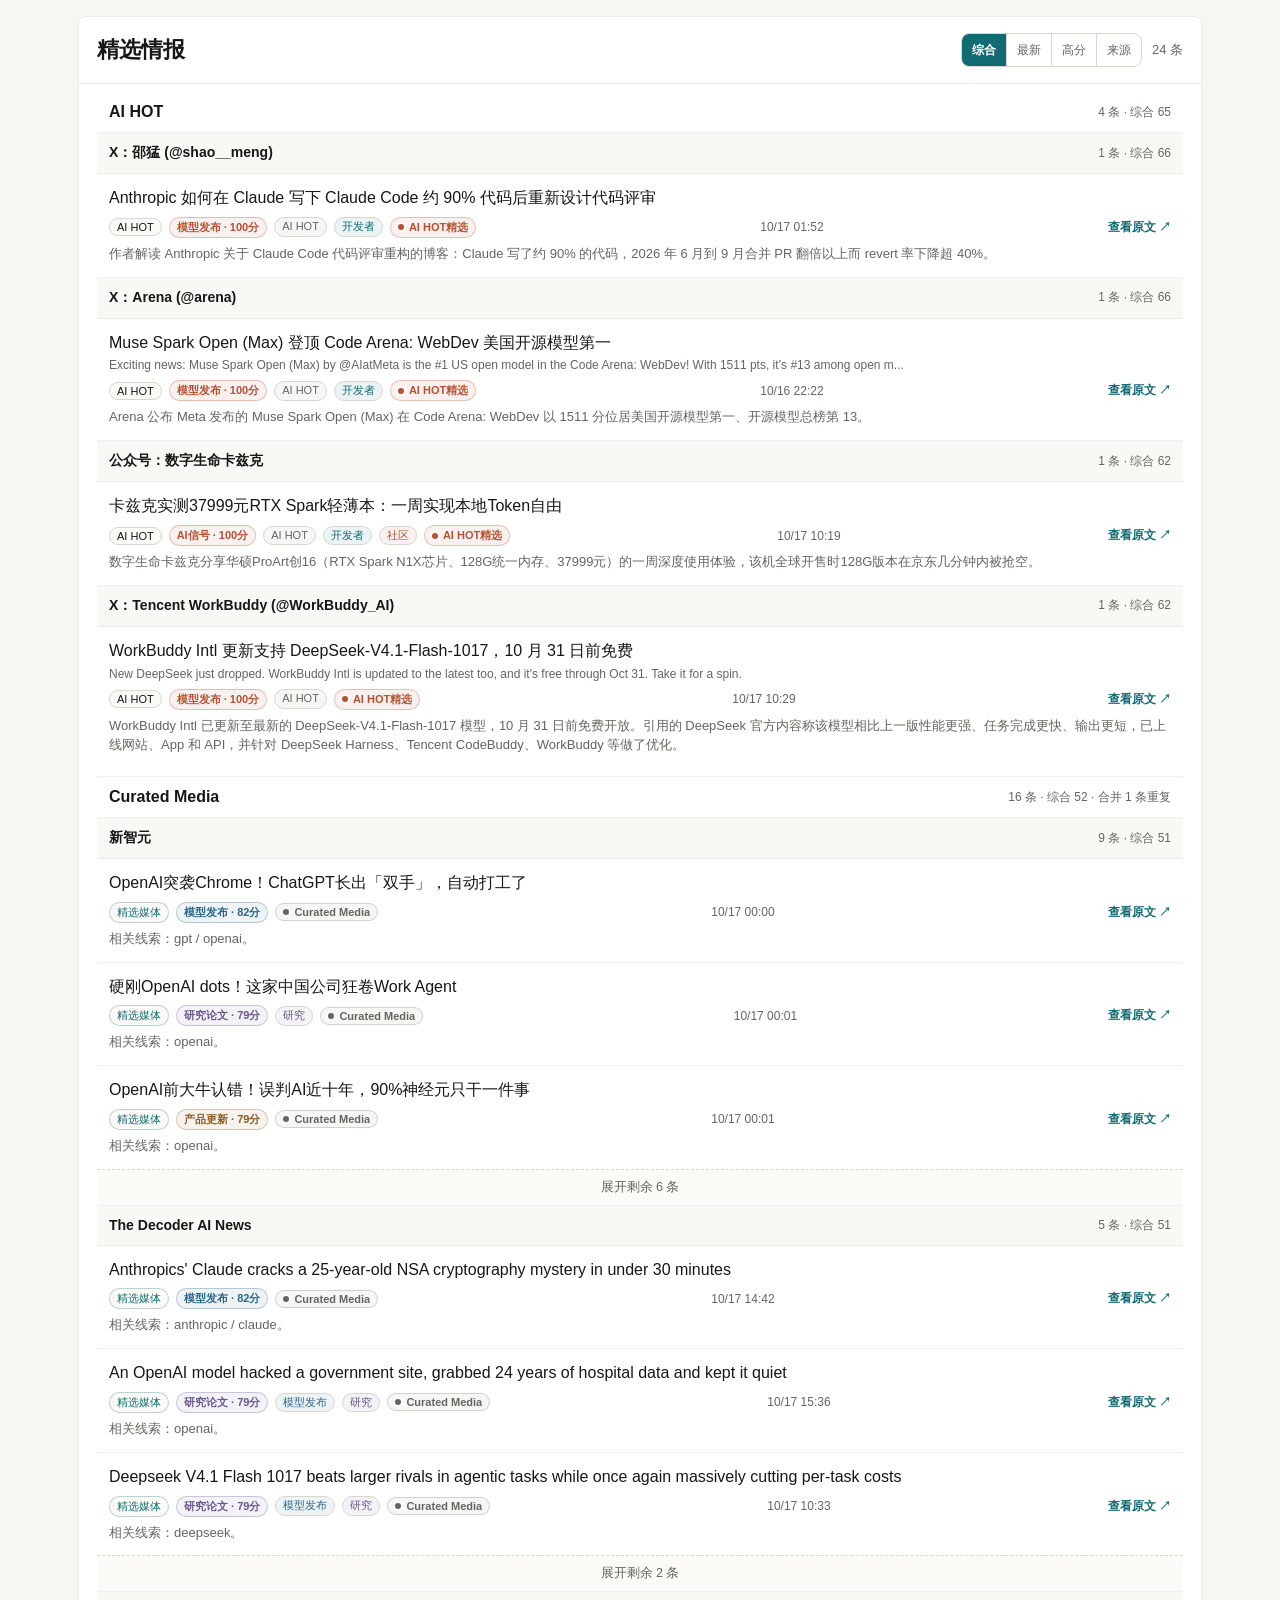
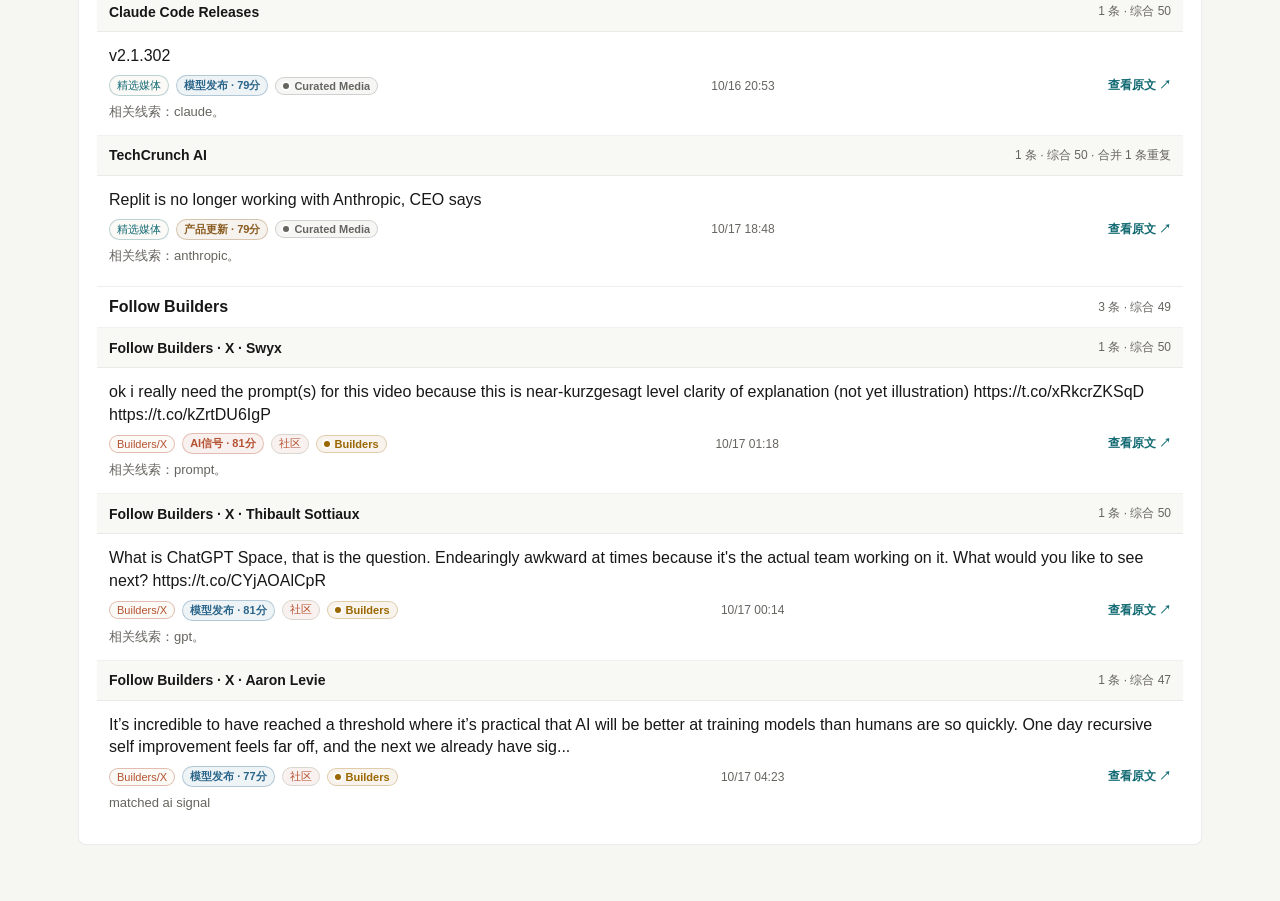
<file: legacy/index.html>
<!doctype html>
<html lang="zh-CN">
  <head>
    <meta charset="UTF-8" />
    <meta name="viewport" content="width=device-width, initial-scale=1.0" />
    <title>AI News Radar｜24 小时 AI 更新雷达</title>
    <meta
      name="description"
      content="自动整理过去 24 小时值得看的 AI、模型和开发者工具更新；伯乐Skill（Scout Skill）帮你从一堆信源里选出千里马。"
    />
    <link rel="canonical" href="https://learnprompt.github.io/ai-news-radar/" />
    <meta property="og:title" content="AI News Radar｜24 小时 AI 更新雷达" />
    <meta
      property="og:description"
      content="自动整理过去 24 小时值得看的 AI、模型和开发者工具更新；伯乐Skill（Scout Skill）帮你从一堆信源里选出千里马。"
    />
    <meta property="og:type" content="website" />
    <meta property="og:url" content="https://learnprompt.github.io/ai-news-radar/" />
    <meta property="og:site_name" content="AI News Radar" />
    <meta name="application-name" content="AI News Radar" />
    <meta name="theme-color" content="#f6f6f2" />
    <meta name="mobile-web-app-capable" content="yes" />
    <meta name="apple-mobile-web-app-title" content="AI News Radar" />
    <meta name="apple-mobile-web-app-capable" content="yes" />
    <meta name="apple-mobile-web-app-status-bar-style" content="default" />
    <meta name="twitter:card" content="summary" />
    <meta name="twitter:title" content="AI News Radar｜24 小时 AI 更新雷达" />
    <meta
      name="twitter:description"
      content="自动整理过去 24 小时值得看的 AI、模型和开发者工具更新；伯乐Skill（Scout Skill）帮你从一堆信源里选出千里马。"
    />
    <link rel="icon" href="./assets/logo.svg" type="image/svg+xml" />
    <link rel="icon" href="./assets/icons/favicon-32.png" sizes="32x32" type="image/png" />
    <link rel="apple-touch-icon" href="./assets/icons/apple-touch-icon.png" sizes="180x180" />
    <link rel="manifest" href="./site.webmanifest" />
    <link rel="stylesheet" href="./assets/styles.css?v=taste-ui-0710a" />
  </head>
  <body>
    <div style="position:sticky;top:0;z-index:9999;background:#111;color:#fff;font:14px/1.6 -apple-system,BlinkMacSystemFont,'Segoe UI',sans-serif;text-align:center;padding:6px 12px;">旧版界面存档 · <a href="../" style="color:#7ab8ff;text-decoration:underline;">前往新版</a></div>
    <a class="skip-link" href="#bolePicksWrap">跳到今日重点信号</a>
    <main class="shell">
      <header class="hero">
        <div class="hero-main">
          <div class="hero-headline">
            <img class="hero-logo" src="./assets/logo.svg" alt="AI News Radar Logo" />
            <div>
              <p class="hero-tag">AI INTELLIGENCE RADAR</p>
              <h1>AI News Radar</h1>
            </div>
          </div>
        </div>
        <div class="hero-meta">
          <span class="updated-label">更新时间</span>
          <span class="updated" id="updatedAt">加载中...</span>
          <span class="source-status-pill" id="sourceStatusPill">源状态加载中</span>
          <div class="hero-links" aria-label="项目入口">
            <a
              class="hero-link"
              href="https://github.com/LearnPrompt/ai-news-radar"
              target="_blank"
              rel="noopener noreferrer"
            >GitHub 与接入指南</a>
          </div>
        </div>

        <section class="stats" id="stats"></section>

        <section class="section-nav-wrap" aria-label="内容栏目">
          <div class="section-tabs" id="sectionTabs" role="tablist" aria-label="AI 新闻栏目"></div>
          <div class="section-scroll-hint" aria-hidden="true">左右滑动，查看更多栏目 →</div>
          <div class="section-summary" id="sectionSummary">正在整理栏目...</div>
        </section>
      </header>

      <section class="primary-controls">
        <input id="searchInput" type="search" placeholder="搜索 AI 信号 / 来源" aria-label="搜索 AI 信号或来源" />
        <div class="mode-hint" id="modeHint">精选加载中</div>
        <button class="clear-filters-btn" id="clearFiltersBtn" type="button" hidden>清除筛选</button>
      </section>

      <div class="sticky-summary-bar" aria-label="当前视图摘要" aria-live="polite">
        <strong>AI News Radar</strong>
        <span id="stickySummaryText">正在整理 24 小时信号...</span>
      </div>

      <details class="advanced-panel">
        <summary>
          <span>高级筛选</span>
          <span class="advanced-summary" id="advancedSummary">加载中...</span>
        </summary>
        <div class="advanced-content">
          <div class="advanced-controls">
            <label class="field">
              <span>时间范围</span>
              <select id="timeRangeSelect" aria-label="时间范围">
                <option value="24h">过去 24 小时</option>
              </select>
            </label>
            <label class="field">
              <span>来源类型</span>
              <select id="sourceTypeSelect">
                <option value="">全部来源</option>
                <option value="official">官方 / 一手</option>
                <option value="media">精选媒体 / 日报</option>
                <option value="community">社区 / HN / Builders</option>
                <option value="rss">RSS / OPML</option>
                <option value="aggregate">聚合源</option>
                <option value="creator">自媒体</option>
                <option value="advanced">进阶源</option>
              </select>
            </label>
            <label class="field">
              <span>内容类型</span>
              <select id="sectionSelect"></select>
            </label>
            <label class="field">
              <span>信号等级</span>
              <select id="signalLevelSelect">
                <option value="">全部信号</option>
                <option value="high">高优先级</option>
                <option value="curated">精选 / 官方</option>
                <option value="multi">多源验证</option>
              </select>
            </label>
            <label class="field">
              <span>具体来源</span>
              <select id="siteSelect">
                <option value="">全部站点</option>
              </select>
            </label>
            <div class="field">
              <span>内容范围</span>
              <div class="mode-switch">
                <button id="modeSelectedBtn" class="mode-btn active" type="button" aria-pressed="true">精选</button>
                <button id="modeAiBtn" class="mode-btn" type="button" aria-pressed="false">全部 AI</button>
                <button id="modeAllBtn" class="mode-btn" type="button" aria-pressed="false">全量原始</button>
              </div>
            </div>
            <label id="allDedupeWrap" class="all-dedupe" for="allDedupeToggle">
              <input id="allDedupeToggle" type="checkbox" checked />
              <span class="all-dedupe-dot"></span>
              <span id="allDedupeLabel">去重开</span>
            </label>
          </div>
          <div class="source-health" id="sourceHealth">源状态加载中...</div>
          <details class="source-detail-panel">
            <summary>查看源状态详情</summary>
            <div class="source-health-details" id="sourceHealthDetails"></div>
            <section class="coverage-strip" id="coverageStrip" aria-label="Source coverage status"></section>
            <section class="source-status-table" id="sourceStatusTable" aria-label="源状态详情"></section>
            <section class="site-pills" id="sitePills"></section>
          </details>
        </div>
      </details>

      <section class="bole-picks-wrap" aria-label="今日 Top 3" id="bolePicksWrap">
        <div class="bole-picks-head">
          <div>
            <p class="section-eyebrow">TODAY'S SIGNALS</p>
            <h2 id="topStoriesTitle">今日重点信号</h2>
          </div>
          <div class="bole-head-tools">
            <div class="bole-view-toggle" id="boleViewToggle" hidden>
              <button id="boleHotBtn" class="mode-btn" type="button" aria-pressed="false">当前热点</button>
              <button id="boleTimelineBtn" class="mode-btn" type="button" aria-pressed="false">时间线</button>
            </div>
            <span id="bolePicksMeta">按评分排序</span>
          </div>
        </div>
        <div id="bolePicksList" class="bole-board"></div>
      </section>

      <section class="waytoagi-wrap">
        <div class="waytoagi-head">
          <h2>社区更新 · WaytoAGI</h2>
          <div class="waytoagi-tools">
            <div class="waytoagi-switch">
              <button id="waytoagiTodayBtn" class="waytoagi-btn active" type="button" aria-pressed="true">最近更新日</button>
              <button id="waytoagi7dBtn" class="waytoagi-btn" type="button" aria-pressed="false">近7日</button>
            </div>
            <span id="waytoagiUpdatedAt">加载中...</span>
          </div>
        </div>
        <div id="waytoagiMeta" class="waytoagi-meta"></div>
        <div id="waytoagiList" class="waytoagi-list"></div>
      </section>

      <section class="list-wrap">
        <div class="list-head">
          <h2 id="listTitle">全量 AI 情报源</h2>
          <div class="list-head-tools">
            <div class="list-sort-tools" id="listSortTools" role="group" aria-label="全量列表排序">
              <button class="list-sort-btn active" type="button" data-sort="priority" title="综合来源权重、AI相关度、新鲜度与信号强度">综合</button>
              <button class="list-sort-btn" type="button" data-sort="latest" title="按发布时间或发现时间倒序">最新</button>
              <button class="list-sort-btn" type="button" data-sort="ai" title="按高相关度信号倒序">高分</button>
              <button class="list-sort-btn" type="button" data-sort="source" title="按来源聚合度整理">来源</button>
            </div>
            <span id="resultCount">0 条</span>
          </div>
        </div>
        <div id="newsList" class="news-list" aria-live="polite"></div>
      </section>

    </main>

    <template id="itemTpl">
      <article class="news-card">
        <a class="title" target="_blank" rel="noopener noreferrer"></a>
        <div class="meta-row">
          <span class="site"></span>
          <span class="category"></span>
          <span class="source"></span>
          <time class="time"></time>
        </div>
        <p class="news-summary"></p>
      </article>
    </template>

    <script src="https://cdn.jsdelivr.net/npm/gsap@3.13.0/dist/gsap.min.js" integrity="sha384-HOvlOYPIs/zjoIkWUGXkVmXsjr8GuZLV+Q+rcPwmJOVZVpvTSXQChiN4t9Euv9Vc" crossorigin="anonymous" defer></script>
    <script src="./assets/motion.js?v=taste-ui-0710a" defer></script>
    <script src="./assets/app.js?v=taste-ui-0710a" defer></script>
  </body>
</html>
</file>
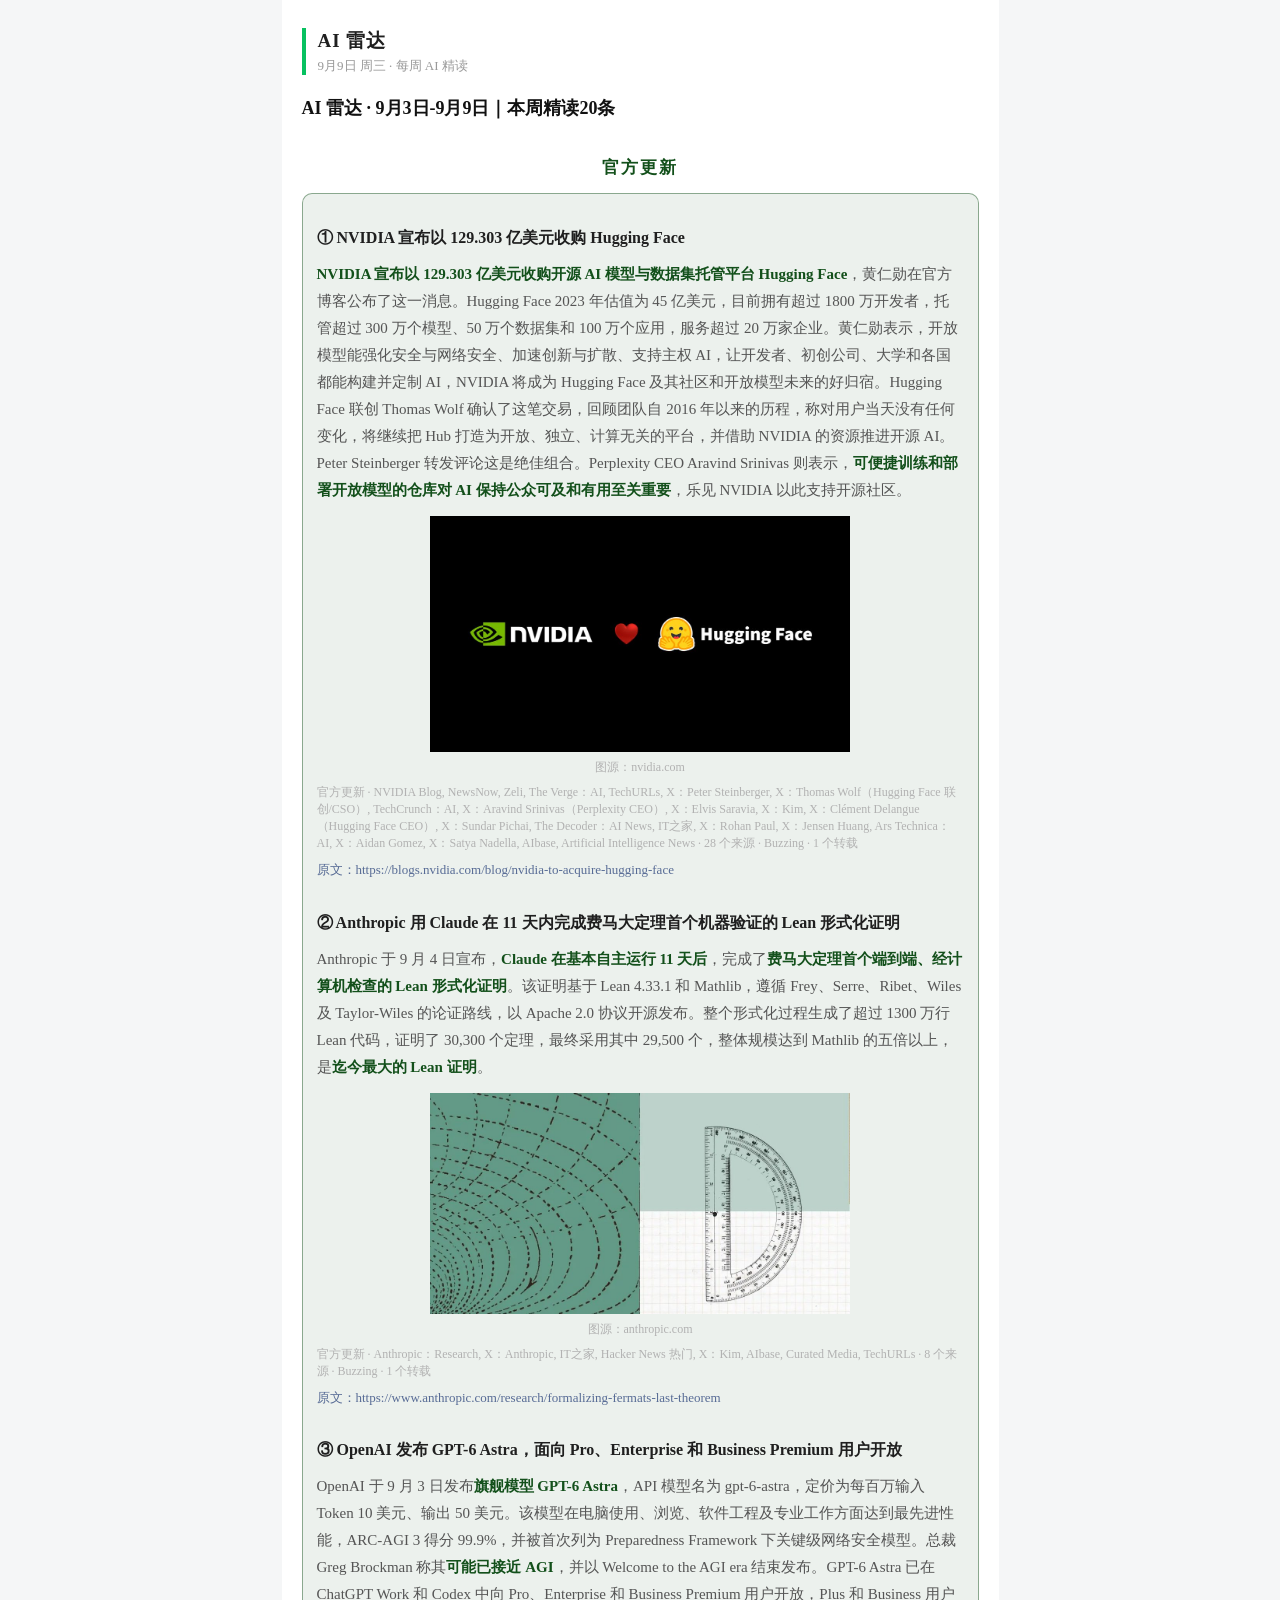
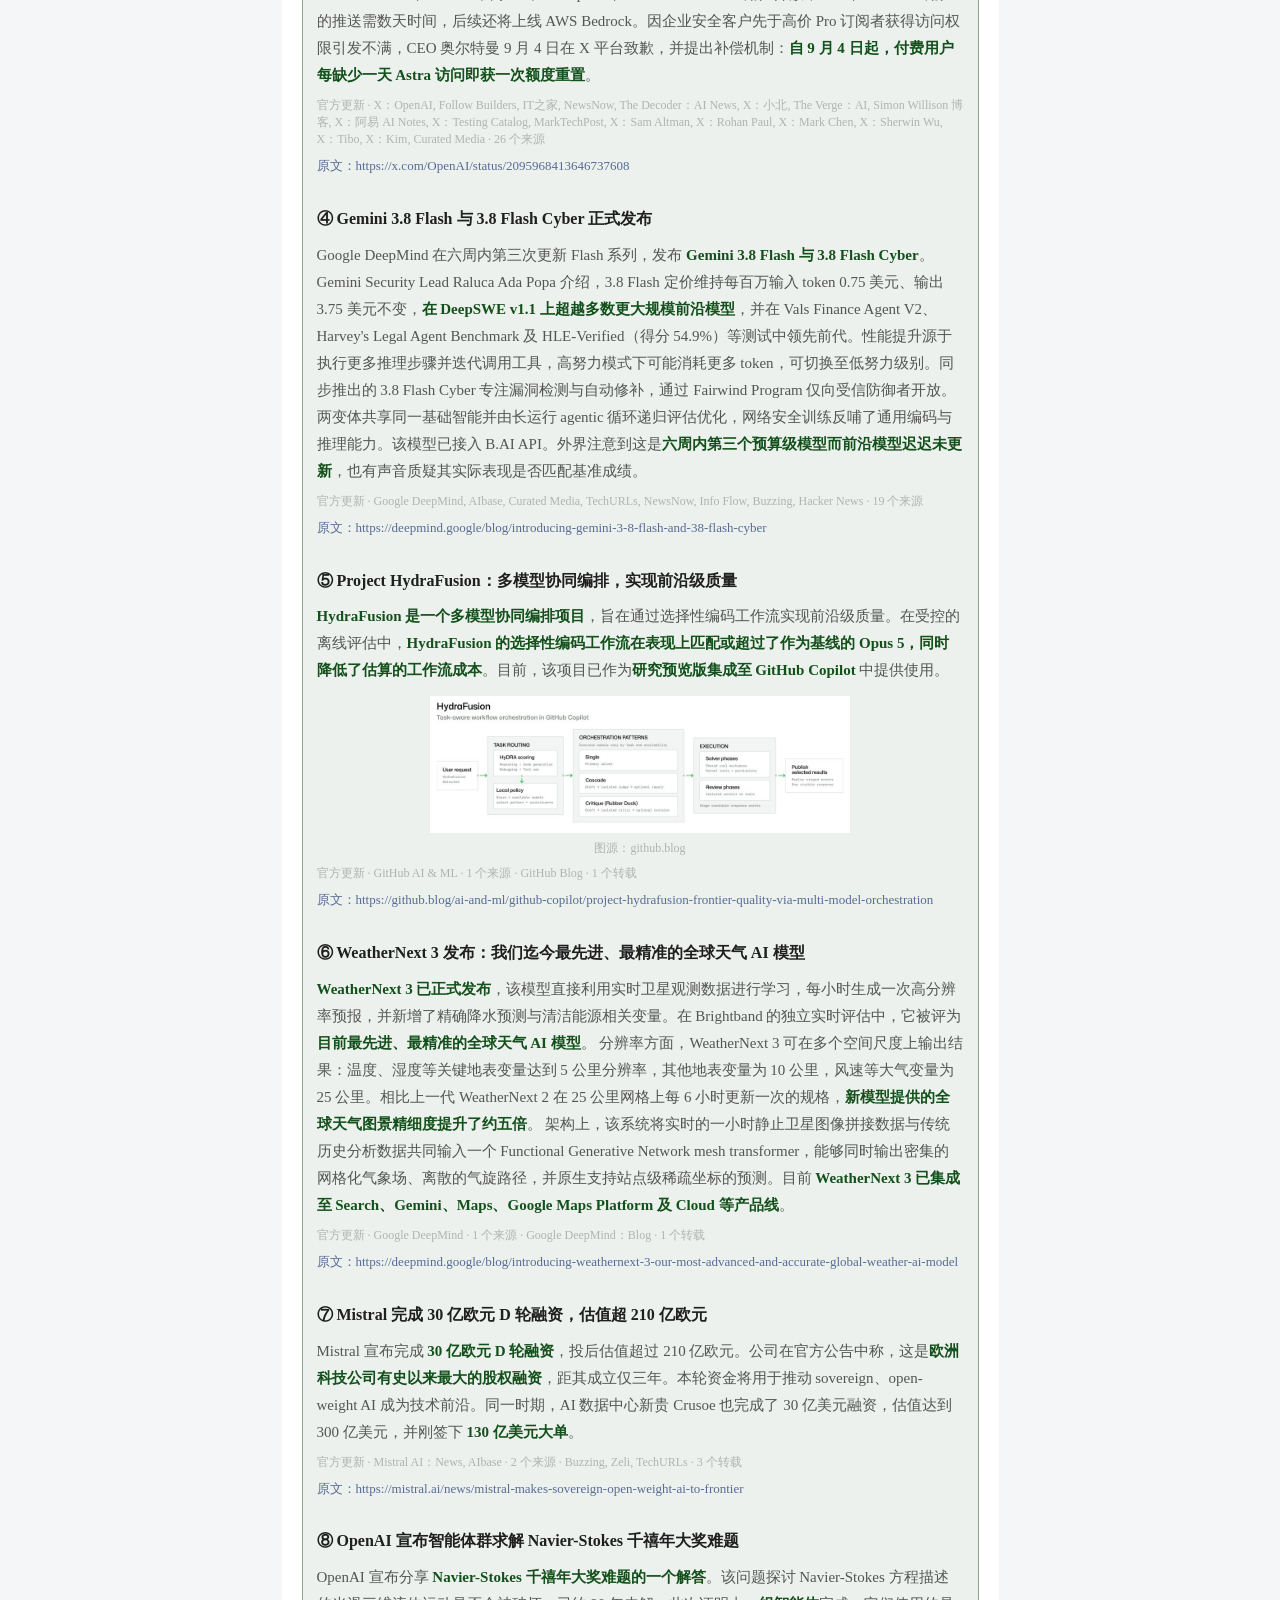
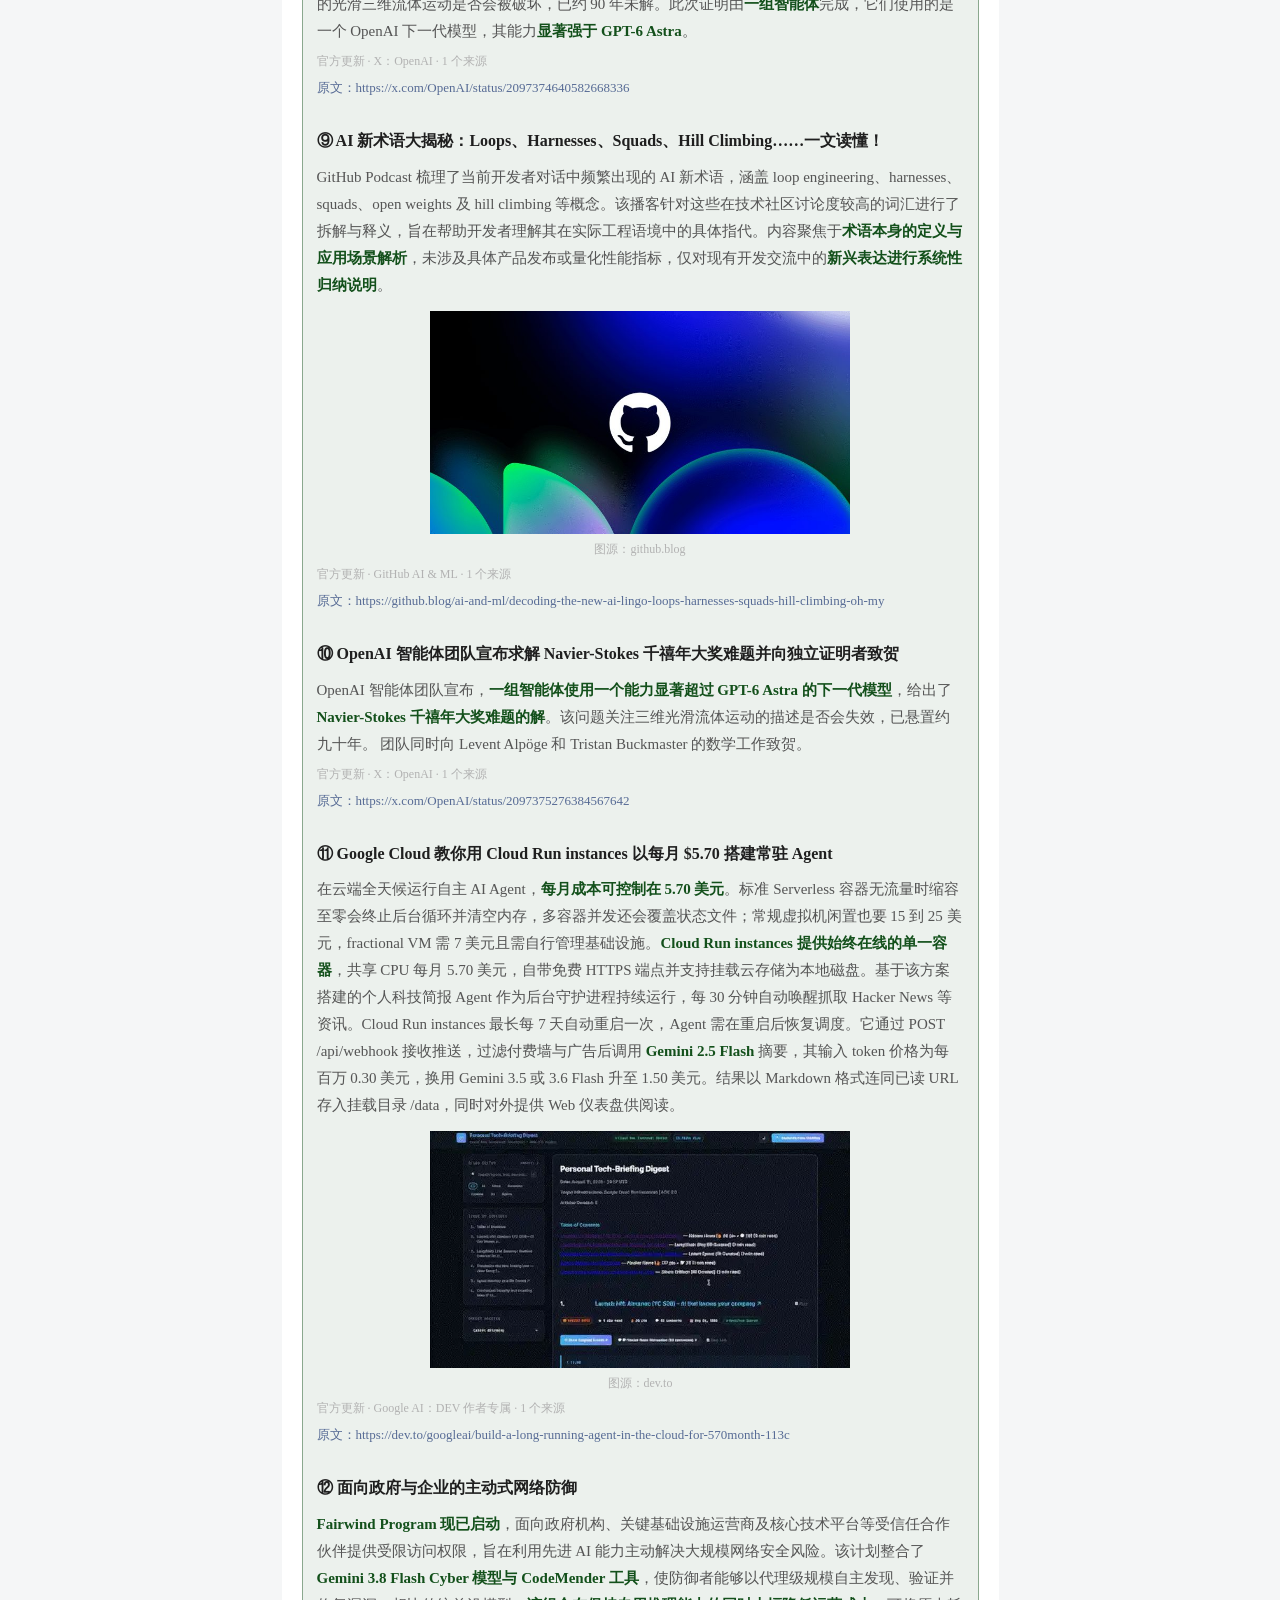
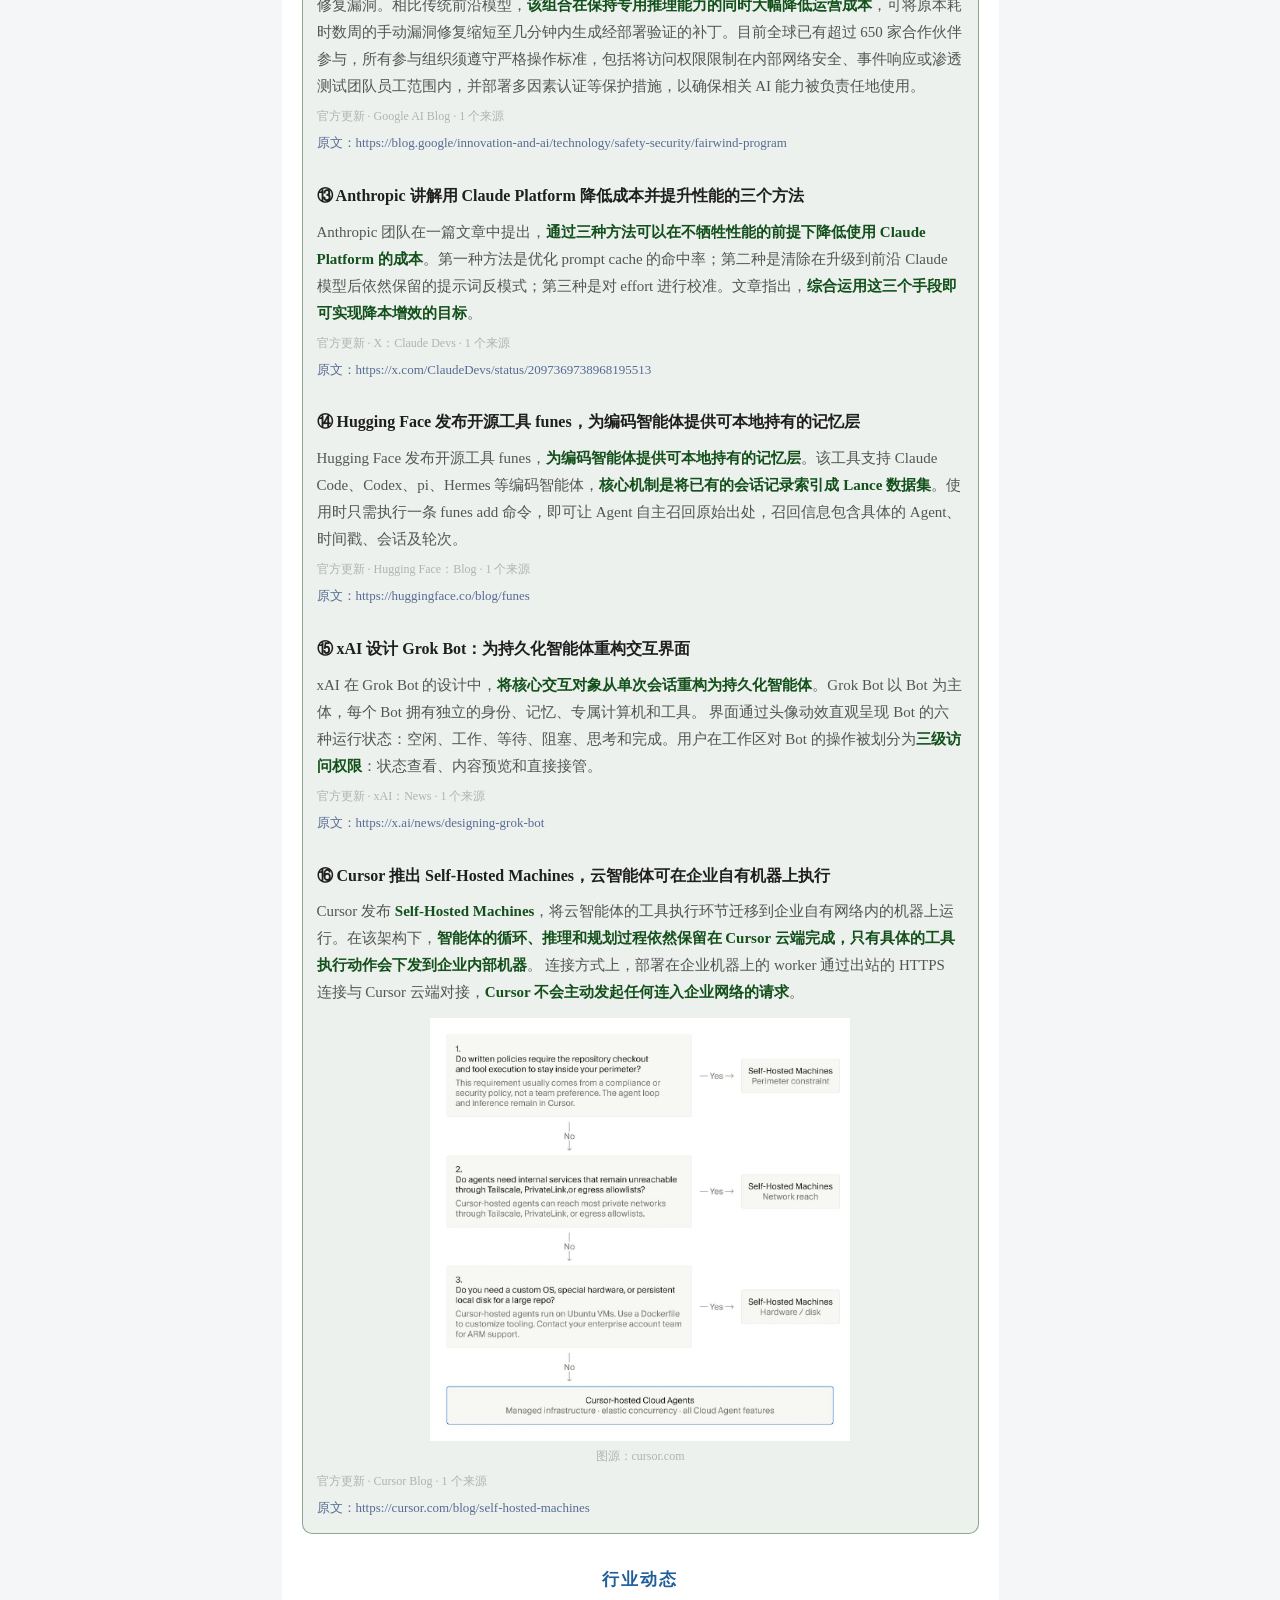
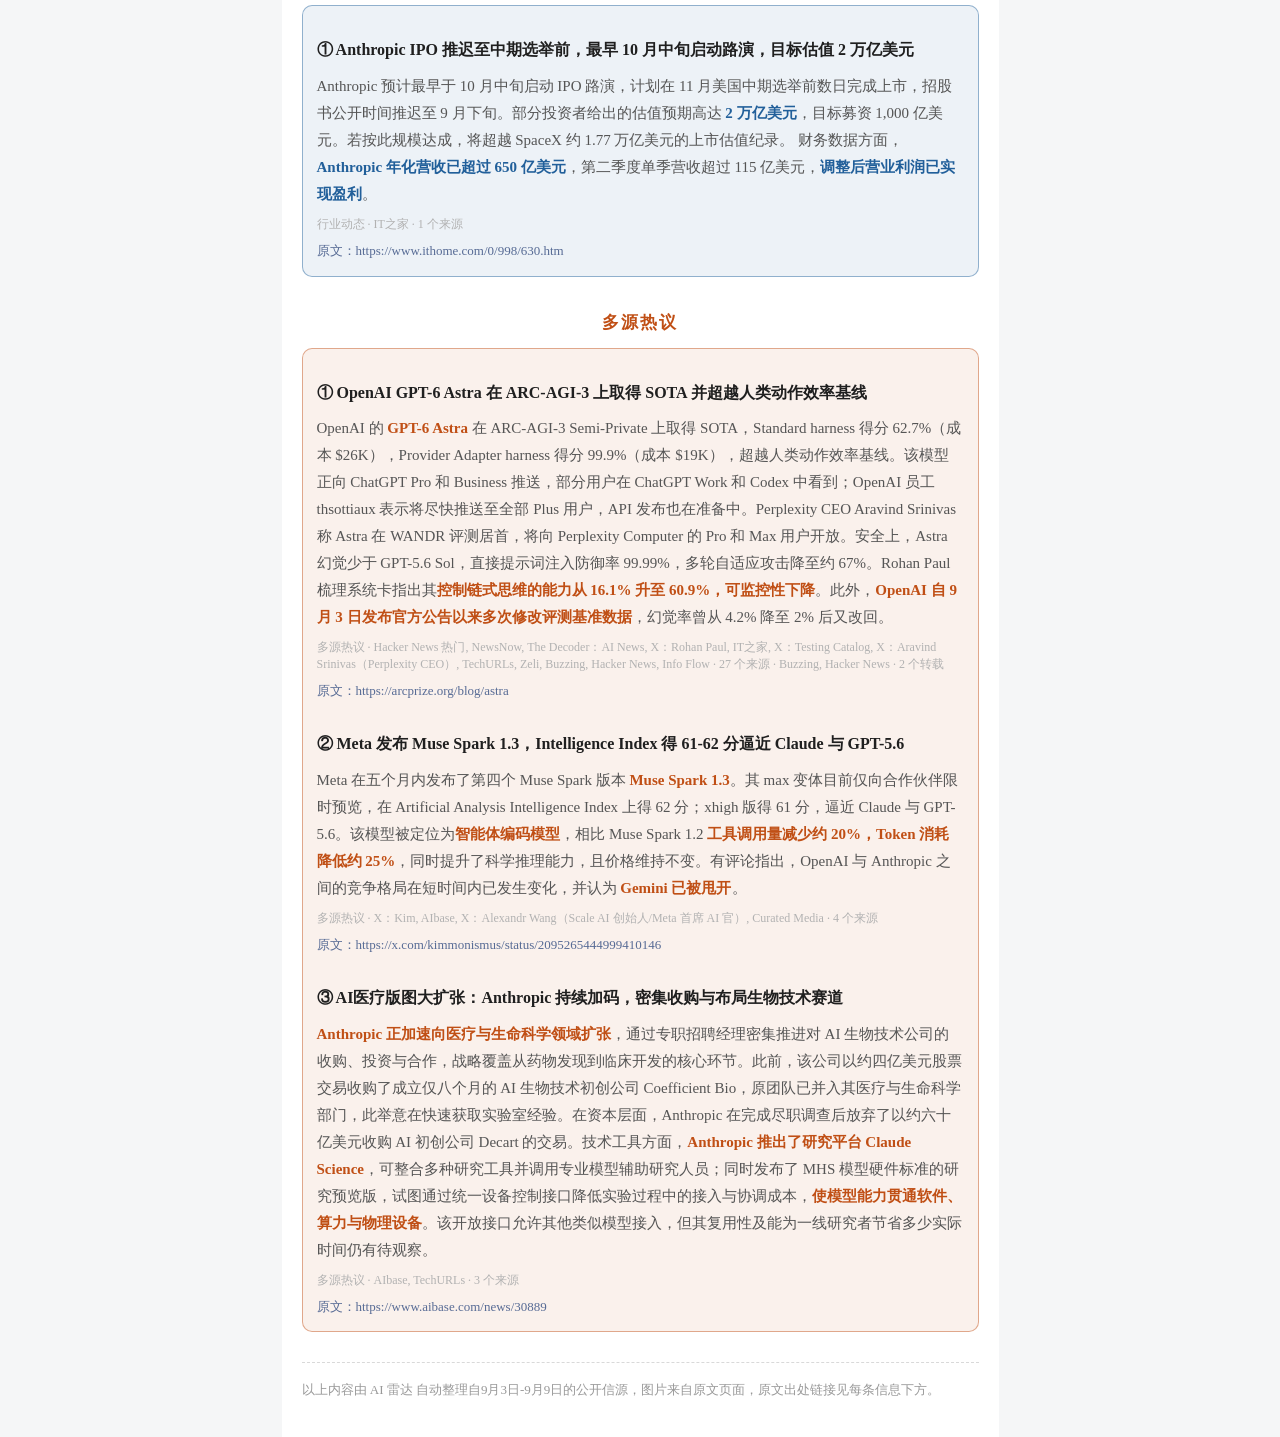
<file: weixin-deep/index.html>
<!DOCTYPE html>
<html lang="zh-CN">
<head>
<meta charset="utf-8">
<meta name="viewport" content="width=device-width, initial-scale=1">
<title>AI 雷达 · 9月3日-9月9日｜本周精读20条</title>
</head>
<body style="margin:0;padding:0;background-color:#f5f6f7;">
<section style="max-width:677px;margin:0 auto;background-color:#ffffff;padding:28px 20px 36px;">

<section style="border-left:4px solid #07c160;padding-left:12px;margin:0 0 20px;">
<p style="margin:0;font-size:19px;font-weight:bold;color:#1f1f1f;letter-spacing:1px;">AI 雷达</p>
<p style="margin:3px 0 0;font-size:13px;color:#999999;">9月9日 周三 · 每周 AI 精读</p>
</section>

<p style="margin:0 0 4px;font-size:18px;font-weight:bold;line-height:1.5;color:#111111;">AI 雷达 · 9月3日-9月9日｜本周精读20条</p>

<section style="margin:34px 0 0;">
<p style="margin:0 0 14px;text-align:center;font-size:17px;font-weight:bold;letter-spacing:2px;color:#13501B;">官方更新</p>
<section style="border:1px solid rgba(19, 80, 27, 0.45);border-radius:10px;background-color:rgba(19, 80, 27, 0.08);padding:2px 14px 14px;">
<section style="margin:30px 0 0;padding:0;">
<p style="margin:0;font-size:16px;line-height:1.55;font-weight:bold;color:#1f1f1f;">① NVIDIA 宣布以 129.303 亿美元收购 Hugging Face</p>
<p style="margin:10px 0 0;font-size:15px;line-height:1.8;color:#555555;"><strong style="color:#13501B;">NVIDIA 宣布以 129.303 亿美元收购开源 AI 模型与数据集托管平台 Hugging Face</strong>，黄仁勋在官方博客公布了这一消息。Hugging Face 2023 年估值为 45 亿美元，目前拥有超过 1800 万开发者，托管超过 300 万个模型、50 万个数据集和 100 万个应用，服务超过 20 万家企业。黄仁勋表示，开放模型能强化安全与网络安全、加速创新与扩散、支持主权 AI，让开发者、初创公司、大学和各国都能构建并定制 AI，NVIDIA 将成为 Hugging Face 及其社区和开放模型未来的好归宿。Hugging Face 联创 Thomas Wolf 确认了这笔交易，回顾团队自 2016 年以来的历程，称对用户当天没有任何变化，将继续把 Hub 打造为开放、独立、计算无关的平台，并借助 NVIDIA 的资源推进开源 AI。Peter Steinberger 转发评论这是绝佳组合。Perplexity CEO Aravind Srinivas 则表示，<strong style="color:#13501B;">可便捷训练和部署开放模型的仓库对 AI 保持公众可及和有用至关重要</strong>，乐见 NVIDIA 以此支持开源社区。</p>
<section style="margin:12px 0 0;">
<img src="images/story_6129f245443c.jpg" alt="" style="width:65%;display:block;margin:0 auto;">
<p style="margin:6px 0 0;font-size:12px;line-height:1.5;color:#b2b2b2;text-align:center;">图源：nvidia.com</p>
</section>
<p style="margin:8px 0 0;font-size:12px;color:#b2b2b2;">官方更新 · NVIDIA Blog, NewsNow, Zeli, The Verge：AI, TechURLs, X：Peter Steinberger, X：Thomas Wolf（Hugging Face 联创/CSO）, TechCrunch：AI, X：Aravind Srinivas（Perplexity CEO）, X：Elvis Saravia, X：Kim, X：Clément Delangue（Hugging Face CEO）, X：Sundar Pichai, The Decoder：AI News, IT之家, X：Rohan Paul, X：Jensen Huang, Ars Technica：AI, X：Aidan Gomez, X：Satya Nadella, AIbase, Artificial Intelligence News · 28 个来源 · Buzzing · 1 个转载</p>
<p style="margin:8px 0 0;font-size:13px;line-height:1.6;color:#576b95;word-break:break-all;">原文：https://blogs.nvidia.com/blog/nvidia-to-acquire-hugging-face</p>
</section>
<section style="margin:30px 0 0;padding:0;">
<p style="margin:0;font-size:16px;line-height:1.55;font-weight:bold;color:#1f1f1f;">② Anthropic 用 Claude 在 11 天内完成费马大定理首个机器验证的 Lean 形式化证明</p>
<p style="margin:10px 0 0;font-size:15px;line-height:1.8;color:#555555;">Anthropic 于 9 月 4 日宣布，<strong style="color:#13501B;">Claude 在基本自主运行 11 天后</strong>，完成了<strong style="color:#13501B;">费马大定理首个端到端、经计算机检查的 Lean 形式化证明</strong>。该证明基于 Lean 4.33.1 和 Mathlib，遵循 Frey、Serre、Ribet、Wiles 及 Taylor-Wiles 的论证路线，以 Apache 2.0 协议开源发布。整个形式化过程生成了超过 1300 万行 Lean 代码，证明了 30,300 个定理，最终采用其中 29,500 个，整体规模达到 Mathlib 的五倍以上，是<strong style="color:#13501B;">迄今最大的 Lean 证明</strong>。</p>
<section style="margin:12px 0 0;">
<img src="images/story_f2dd19138871.jpg" alt="" style="width:65%;display:block;margin:0 auto;">
<p style="margin:6px 0 0;font-size:12px;line-height:1.5;color:#b2b2b2;text-align:center;">图源：anthropic.com</p>
</section>
<p style="margin:8px 0 0;font-size:12px;color:#b2b2b2;">官方更新 · Anthropic：Research, X：Anthropic, IT之家, Hacker News 热门, X：Kim, AIbase, Curated Media, TechURLs · 8 个来源 · Buzzing · 1 个转载</p>
<p style="margin:8px 0 0;font-size:13px;line-height:1.6;color:#576b95;word-break:break-all;">原文：https://www.anthropic.com/research/formalizing-fermats-last-theorem</p>
</section>
<section style="margin:30px 0 0;padding:0;">
<p style="margin:0;font-size:16px;line-height:1.55;font-weight:bold;color:#1f1f1f;">③ OpenAI 发布 GPT-6 Astra，面向 Pro、Enterprise 和 Business Premium 用户开放</p>
<p style="margin:10px 0 0;font-size:15px;line-height:1.8;color:#555555;">OpenAI 于 9 月 3 日发布<strong style="color:#13501B;">旗舰模型 GPT-6 Astra</strong>，API 模型名为 gpt-6-astra，定价为每百万输入 Token 10 美元、输出 50 美元。该模型在电脑使用、浏览、软件工程及专业工作方面达到最先进性能，ARC-AGI 3 得分 99.9%，并被首次列为 Preparedness Framework 下关键级网络安全模型。总裁 Greg Brockman 称其<strong style="color:#13501B;">可能已接近 AGI</strong>，并以 Welcome to the AGI era 结束发布。GPT-6 Astra 已在 ChatGPT Work 和 Codex 中向 Pro、Enterprise 和 Business Premium 用户开放，Plus 和 Business 用户的推送需数天时间，后续还将上线 AWS Bedrock。因企业安全客户先于高价 Pro 订阅者获得访问权限引发不满，CEO 奥尔特曼 9 月 4 日在 X 平台致歉，并提出补偿机制：<strong style="color:#13501B;">自 9 月 4 日起，付费用户每缺少一天 Astra 访问即获一次额度重置</strong>。</p>
<p style="margin:8px 0 0;font-size:12px;color:#b2b2b2;">官方更新 · X：OpenAI, Follow Builders, IT之家, NewsNow, The Decoder：AI News, X：小北, The Verge：AI, Simon Willison 博客, X：阿易 AI Notes, X：Testing Catalog, MarkTechPost, X：Sam Altman, X：Rohan Paul, X：Mark Chen, X：Sherwin Wu, X：Tibo, X：Kim, Curated Media · 26 个来源</p>
<p style="margin:8px 0 0;font-size:13px;line-height:1.6;color:#576b95;word-break:break-all;">原文：https://x.com/OpenAI/status/2095968413646737608</p>
</section>
<section style="margin:30px 0 0;padding:0;">
<p style="margin:0;font-size:16px;line-height:1.55;font-weight:bold;color:#1f1f1f;">④ Gemini 3.8 Flash 与 3.8 Flash Cyber 正式发布</p>
<p style="margin:10px 0 0;font-size:15px;line-height:1.8;color:#555555;">Google DeepMind 在六周内第三次更新 Flash 系列，发布 <strong style="color:#13501B;">Gemini 3.8 Flash 与 3.8 Flash Cyber</strong>。Gemini Security Lead Raluca Ada Popa 介绍，3.8 Flash 定价维持每百万输入 token 0.75 美元、输出 3.75 美元不变，<strong style="color:#13501B;">在 DeepSWE v1.1 上超越多数更大规模前沿模型</strong>，并在 Vals Finance Agent V2、Harvey&#x27;s Legal Agent Benchmark 及 HLE-Verified（得分 54.9%）等测试中领先前代。性能提升源于执行更多推理步骤并迭代调用工具，高努力模式下可能消耗更多 token，可切换至低努力级别。同步推出的 3.8 Flash Cyber 专注漏洞检测与自动修补，通过 Fairwind Program 仅向受信防御者开放。两变体共享同一基础智能并由长运行 agentic 循环递归评估优化，网络安全训练反哺了通用编码与推理能力。该模型已接入 B.AI API。外界注意到这是<strong style="color:#13501B;">六周内第三个预算级模型而前沿模型迟迟未更新</strong>，也有声音质疑其实际表现是否匹配基准成绩。</p>
<p style="margin:8px 0 0;font-size:12px;color:#b2b2b2;">官方更新 · Google DeepMind, AIbase, Curated Media, TechURLs, NewsNow, Info Flow, Buzzing, Hacker News · 19 个来源</p>
<p style="margin:8px 0 0;font-size:13px;line-height:1.6;color:#576b95;word-break:break-all;">原文：https://deepmind.google/blog/introducing-gemini-3-8-flash-and-38-flash-cyber</p>
</section>
<section style="margin:30px 0 0;padding:0;">
<p style="margin:0;font-size:16px;line-height:1.55;font-weight:bold;color:#1f1f1f;">⑤ Project HydraFusion：多模型协同编排，实现前沿级质量</p>
<p style="margin:10px 0 0;font-size:15px;line-height:1.8;color:#555555;"><strong style="color:#13501B;">HydraFusion 是一个多模型协同编排项目</strong>，旨在通过选择性编码工作流实现前沿级质量。在受控的离线评估中，<strong style="color:#13501B;">HydraFusion 的选择性编码工作流在表现上匹配或超过了作为基线的 Opus 5，同时降低了估算的工作流成本</strong>。目前，该项目已作为<strong style="color:#13501B;">研究预览版集成至 GitHub Copilot</strong> 中提供使用。</p>
<section style="margin:12px 0 0;">
<img src="images/story_0f3277bac9d6.jpg" alt="" style="width:65%;display:block;margin:0 auto;">
<p style="margin:6px 0 0;font-size:12px;line-height:1.5;color:#b2b2b2;text-align:center;">图源：github.blog</p>
</section>
<p style="margin:8px 0 0;font-size:12px;color:#b2b2b2;">官方更新 · GitHub AI &amp; ML · 1 个来源 · GitHub Blog · 1 个转载</p>
<p style="margin:8px 0 0;font-size:13px;line-height:1.6;color:#576b95;word-break:break-all;">原文：https://github.blog/ai-and-ml/github-copilot/project-hydrafusion-frontier-quality-via-multi-model-orchestration</p>
</section>
<section style="margin:30px 0 0;padding:0;">
<p style="margin:0;font-size:16px;line-height:1.55;font-weight:bold;color:#1f1f1f;">⑥ WeatherNext 3 发布：我们迄今最先进、最精准的全球天气 AI 模型</p>
<p style="margin:10px 0 0;font-size:15px;line-height:1.8;color:#555555;"><strong style="color:#13501B;">WeatherNext 3 已正式发布</strong>，该模型直接利用实时卫星观测数据进行学习，每小时生成一次高分辨率预报，并新增了精确降水预测与清洁能源相关变量。在 Brightband 的独立实时评估中，它被评为<strong style="color:#13501B;">目前最先进、最精准的全球天气 AI 模型</strong>。

分辨率方面，WeatherNext 3 可在多个空间尺度上输出结果：温度、湿度等关键地表变量达到 5 公里分辨率，其他地表变量为 10 公里，风速等大气变量为 25 公里。相比上一代 WeatherNext 2 在 25 公里网格上每 6 小时更新一次的规格，<strong style="color:#13501B;">新模型提供的全球天气图景精细度提升了约五倍</strong>。

架构上，该系统将实时的一小时静止卫星图像拼接数据与传统历史分析数据共同输入一个 Functional Generative Network mesh transformer，能够同时输出密集的网格化气象场、离散的气旋路径，并原生支持站点级稀疏坐标的预测。目前 <strong style="color:#13501B;">WeatherNext 3 已集成至 Search、Gemini、Maps、Google Maps Platform 及 Cloud 等产品线</strong>。</p>
<p style="margin:8px 0 0;font-size:12px;color:#b2b2b2;">官方更新 · Google DeepMind · 1 个来源 · Google DeepMind：Blog · 1 个转载</p>
<p style="margin:8px 0 0;font-size:13px;line-height:1.6;color:#576b95;word-break:break-all;">原文：https://deepmind.google/blog/introducing-weathernext-3-our-most-advanced-and-accurate-global-weather-ai-model</p>
</section>
<section style="margin:30px 0 0;padding:0;">
<p style="margin:0;font-size:16px;line-height:1.55;font-weight:bold;color:#1f1f1f;">⑦ Mistral 完成 30 亿欧元 D 轮融资，估值超 210 亿欧元</p>
<p style="margin:10px 0 0;font-size:15px;line-height:1.8;color:#555555;">Mistral 宣布完成 <strong style="color:#13501B;">30 亿欧元 D 轮融资</strong>，投后估值超过 210 亿欧元。公司在官方公告中称，这是<strong style="color:#13501B;">欧洲科技公司有史以来最大的股权融资</strong>，距其成立仅三年。本轮资金将用于推动 sovereign、open-weight AI 成为技术前沿。同一时期，AI 数据中心新贵 Crusoe 也完成了 30 亿美元融资，估值达到 300 亿美元，并刚签下 <strong style="color:#13501B;">130 亿美元大单</strong>。</p>
<p style="margin:8px 0 0;font-size:12px;color:#b2b2b2;">官方更新 · Mistral AI：News, AIbase · 2 个来源 · Buzzing, Zeli, TechURLs · 3 个转载</p>
<p style="margin:8px 0 0;font-size:13px;line-height:1.6;color:#576b95;word-break:break-all;">原文：https://mistral.ai/news/mistral-makes-sovereign-open-weight-ai-to-frontier</p>
</section>
<section style="margin:30px 0 0;padding:0;">
<p style="margin:0;font-size:16px;line-height:1.55;font-weight:bold;color:#1f1f1f;">⑧ OpenAI 宣布智能体群求解 Navier-Stokes 千禧年大奖难题</p>
<p style="margin:10px 0 0;font-size:15px;line-height:1.8;color:#555555;">OpenAI 宣布分享 <strong style="color:#13501B;">Navier-Stokes 千禧年大奖难题的一个解答</strong>。该问题探讨 Navier-Stokes 方程描述的光滑三维流体运动是否会被破坏，已约 90 年未解。此次证明由<strong style="color:#13501B;">一组智能体</strong>完成，它们使用的是一个 OpenAI 下一代模型，其能力<strong style="color:#13501B;">显著强于 GPT-6 Astra</strong>。</p>
<p style="margin:8px 0 0;font-size:12px;color:#b2b2b2;">官方更新 · X：OpenAI · 1 个来源</p>
<p style="margin:8px 0 0;font-size:13px;line-height:1.6;color:#576b95;word-break:break-all;">原文：https://x.com/OpenAI/status/2097374640582668336</p>
</section>
<section style="margin:30px 0 0;padding:0;">
<p style="margin:0;font-size:16px;line-height:1.55;font-weight:bold;color:#1f1f1f;">⑨ AI 新术语大揭秘：Loops、Harnesses、Squads、Hill Climbing……一文读懂！</p>
<p style="margin:10px 0 0;font-size:15px;line-height:1.8;color:#555555;">GitHub Podcast 梳理了当前开发者对话中频繁出现的 AI 新术语，涵盖 loop engineering、harnesses、squads、open weights 及 hill climbing 等概念。该播客针对这些在技术社区讨论度较高的词汇进行了拆解与释义，旨在帮助开发者理解其在实际工程语境中的具体指代。内容聚焦于<strong style="color:#13501B;">术语本身的定义与应用场景解析</strong>，未涉及具体产品发布或量化性能指标，仅对现有开发交流中的<strong style="color:#13501B;">新兴表达进行系统性归纳说明</strong>。</p>
<section style="margin:12px 0 0;">
<img src="images/story_e619346b2b34.jpg" alt="" style="width:65%;display:block;margin:0 auto;">
<p style="margin:6px 0 0;font-size:12px;line-height:1.5;color:#b2b2b2;text-align:center;">图源：github.blog</p>
</section>
<p style="margin:8px 0 0;font-size:12px;color:#b2b2b2;">官方更新 · GitHub AI &amp; ML · 1 个来源</p>
<p style="margin:8px 0 0;font-size:13px;line-height:1.6;color:#576b95;word-break:break-all;">原文：https://github.blog/ai-and-ml/decoding-the-new-ai-lingo-loops-harnesses-squads-hill-climbing-oh-my</p>
</section>
<section style="margin:30px 0 0;padding:0;">
<p style="margin:0;font-size:16px;line-height:1.55;font-weight:bold;color:#1f1f1f;">⑩ OpenAI 智能体团队宣布求解 Navier-Stokes 千禧年大奖难题并向独立证明者致贺</p>
<p style="margin:10px 0 0;font-size:15px;line-height:1.8;color:#555555;">OpenAI 智能体团队宣布，<strong style="color:#13501B;">一组智能体使用一个能力显著超过 GPT-6 Astra 的下一代模型</strong>，给出了 <strong style="color:#13501B;">Navier-Stokes 千禧年大奖难题的解</strong>。该问题关注三维光滑流体运动的描述是否会失效，已悬置约九十年。

团队同时向 Levent Alpöge 和 Tristan Buckmaster 的数学工作致贺。</p>
<p style="margin:8px 0 0;font-size:12px;color:#b2b2b2;">官方更新 · X：OpenAI · 1 个来源</p>
<p style="margin:8px 0 0;font-size:13px;line-height:1.6;color:#576b95;word-break:break-all;">原文：https://x.com/OpenAI/status/2097375276384567642</p>
</section>
<section style="margin:30px 0 0;padding:0;">
<p style="margin:0;font-size:16px;line-height:1.55;font-weight:bold;color:#1f1f1f;">⑪ Google Cloud 教你用 Cloud Run instances 以每月 $5.70 搭建常驻 Agent</p>
<p style="margin:10px 0 0;font-size:15px;line-height:1.8;color:#555555;">在云端全天候运行自主 AI Agent，<strong style="color:#13501B;">每月成本可控制在 5.70 美元</strong>。标准 Serverless 容器无流量时缩容至零会终止后台循环并清空内存，多容器并发还会覆盖状态文件；常规虚拟机闲置也要 15 到 25 美元，fractional VM 需 7 美元且需自行管理基础设施。<strong style="color:#13501B;">Cloud Run instances 提供始终在线的单一容器</strong>，共享 CPU 每月 5.70 美元，自带免费 HTTPS 端点并支持挂载云存储为本地磁盘。基于该方案搭建的个人科技简报 Agent 作为后台守护进程持续运行，每 30 分钟自动唤醒抓取 Hacker News 等资讯。Cloud Run instances 最长每 7 天自动重启一次，Agent 需在重启后恢复调度。它通过 POST /api/webhook 接收推送，过滤付费墙与广告后调用 <strong style="color:#13501B;">Gemini 2.5 Flash</strong> 摘要，其输入 token 价格为每百万 0.30 美元，换用 Gemini 3.5 或 3.6 Flash 升至 1.50 美元。结果以 Markdown 格式连同已读 URL 存入挂载目录 /data，同时对外提供 Web 仪表盘供阅读。</p>
<section style="margin:12px 0 0;">
<img src="images/story_3550a4d29815.jpg" alt="" style="width:65%;display:block;margin:0 auto;">
<p style="margin:6px 0 0;font-size:12px;line-height:1.5;color:#b2b2b2;text-align:center;">图源：dev.to</p>
</section>
<p style="margin:8px 0 0;font-size:12px;color:#b2b2b2;">官方更新 · Google AI：DEV 作者专属 · 1 个来源</p>
<p style="margin:8px 0 0;font-size:13px;line-height:1.6;color:#576b95;word-break:break-all;">原文：https://dev.to/googleai/build-a-long-running-agent-in-the-cloud-for-570month-113c</p>
</section>
<section style="margin:30px 0 0;padding:0;">
<p style="margin:0;font-size:16px;line-height:1.55;font-weight:bold;color:#1f1f1f;">⑫ 面向政府与企业的主动式网络防御</p>
<p style="margin:10px 0 0;font-size:15px;line-height:1.8;color:#555555;"><strong style="color:#13501B;">Fairwind Program 现已启动</strong>，面向政府机构、关键基础设施运营商及核心技术平台等受信任合作伙伴提供受限访问权限，旨在利用先进 AI 能力主动解决大规模网络安全风险。该计划整合了 <strong style="color:#13501B;">Gemini 3.8 Flash Cyber 模型与 CodeMender 工具</strong>，使防御者能够以代理级规模自主发现、验证并修复漏洞。相比传统前沿模型，<strong style="color:#13501B;">该组合在保持专用推理能力的同时大幅降低运营成本</strong>，可将原本耗时数周的手动漏洞修复缩短至几分钟内生成经部署验证的补丁。目前全球已有超过 650 家合作伙伴参与，所有参与组织须遵守严格操作标准，包括将访问权限限制在内部网络安全、事件响应或渗透测试团队员工范围内，并部署多因素认证等保护措施，以确保相关 AI 能力被负责任地使用。</p>
<p style="margin:8px 0 0;font-size:12px;color:#b2b2b2;">官方更新 · Google AI Blog · 1 个来源</p>
<p style="margin:8px 0 0;font-size:13px;line-height:1.6;color:#576b95;word-break:break-all;">原文：https://blog.google/innovation-and-ai/technology/safety-security/fairwind-program</p>
</section>
<section style="margin:30px 0 0;padding:0;">
<p style="margin:0;font-size:16px;line-height:1.55;font-weight:bold;color:#1f1f1f;">⑬ Anthropic 讲解用 Claude Platform 降低成本并提升性能的三个方法</p>
<p style="margin:10px 0 0;font-size:15px;line-height:1.8;color:#555555;">Anthropic 团队在一篇文章中提出，<strong style="color:#13501B;">通过三种方法可以在不牺牲性能的前提下降低使用 Claude Platform 的成本</strong>。第一种方法是优化 prompt cache 的命中率；第二种是清除在升级到前沿 Claude 模型后依然保留的提示词反模式；第三种是对 effort 进行校准。文章指出，<strong style="color:#13501B;">综合运用这三个手段即可实现降本增效的目标</strong>。</p>
<p style="margin:8px 0 0;font-size:12px;color:#b2b2b2;">官方更新 · X：Claude Devs · 1 个来源</p>
<p style="margin:8px 0 0;font-size:13px;line-height:1.6;color:#576b95;word-break:break-all;">原文：https://x.com/ClaudeDevs/status/2097369738968195513</p>
</section>
<section style="margin:30px 0 0;padding:0;">
<p style="margin:0;font-size:16px;line-height:1.55;font-weight:bold;color:#1f1f1f;">⑭ Hugging Face 发布开源工具 funes，为编码智能体提供可本地持有的记忆层</p>
<p style="margin:10px 0 0;font-size:15px;line-height:1.8;color:#555555;">Hugging Face 发布开源工具 funes，<strong style="color:#13501B;">为编码智能体提供可本地持有的记忆层</strong>。该工具支持 Claude Code、Codex、pi、Hermes 等编码智能体，<strong style="color:#13501B;">核心机制是将已有的会话记录索引成 Lance 数据集</strong>。使用时只需执行一条 funes add 命令，即可让 Agent 自主召回原始出处，召回信息包含具体的 Agent、时间戳、会话及轮次。</p>
<p style="margin:8px 0 0;font-size:12px;color:#b2b2b2;">官方更新 · Hugging Face：Blog · 1 个来源</p>
<p style="margin:8px 0 0;font-size:13px;line-height:1.6;color:#576b95;word-break:break-all;">原文：https://huggingface.co/blog/funes</p>
</section>
<section style="margin:30px 0 0;padding:0;">
<p style="margin:0;font-size:16px;line-height:1.55;font-weight:bold;color:#1f1f1f;">⑮ xAI 设计 Grok Bot：为持久化智能体重构交互界面</p>
<p style="margin:10px 0 0;font-size:15px;line-height:1.8;color:#555555;">xAI 在 Grok Bot 的设计中，<strong style="color:#13501B;">将核心交互对象从单次会话重构为持久化智能体</strong>。Grok Bot 以 Bot 为主体，每个 Bot 拥有独立的身份、记忆、专属计算机和工具。

界面通过头像动效直观呈现 Bot 的六种运行状态：空闲、工作、等待、阻塞、思考和完成。用户在工作区对 Bot 的操作被划分为<strong style="color:#13501B;">三级访问权限</strong>：状态查看、内容预览和直接接管。</p>
<p style="margin:8px 0 0;font-size:12px;color:#b2b2b2;">官方更新 · xAI：News · 1 个来源</p>
<p style="margin:8px 0 0;font-size:13px;line-height:1.6;color:#576b95;word-break:break-all;">原文：https://x.ai/news/designing-grok-bot</p>
</section>
<section style="margin:30px 0 0;padding:0;">
<p style="margin:0;font-size:16px;line-height:1.55;font-weight:bold;color:#1f1f1f;">⑯ Cursor 推出 Self-Hosted Machines，云智能体可在企业自有机器上执行</p>
<p style="margin:10px 0 0;font-size:15px;line-height:1.8;color:#555555;">Cursor 发布 <strong style="color:#13501B;">Self-Hosted Machines</strong>，将云智能体的工具执行环节迁移到企业自有网络内的机器上运行。在该架构下，<strong style="color:#13501B;">智能体的循环、推理和规划过程依然保留在 Cursor 云端完成，只有具体的工具执行动作会下发到企业内部机器</strong>。

连接方式上，部署在企业机器上的 worker 通过出站的 HTTPS 连接与 Cursor 云端对接，<strong style="color:#13501B;">Cursor 不会主动发起任何连入企业网络的请求</strong>。</p>
<section style="margin:12px 0 0;">
<img src="images/story_2231837c4c72.jpg" alt="" style="width:65%;display:block;margin:0 auto;">
<p style="margin:6px 0 0;font-size:12px;line-height:1.5;color:#b2b2b2;text-align:center;">图源：cursor.com</p>
</section>
<p style="margin:8px 0 0;font-size:12px;color:#b2b2b2;">官方更新 · Cursor Blog · 1 个来源</p>
<p style="margin:8px 0 0;font-size:13px;line-height:1.6;color:#576b95;word-break:break-all;">原文：https://cursor.com/blog/self-hosted-machines</p>
</section>
</section>
</section>
<section style="margin:34px 0 0;">
<p style="margin:0 0 14px;text-align:center;font-size:17px;font-weight:bold;letter-spacing:2px;color:#215F9A;">行业动态</p>
<section style="border:1px solid rgba(33, 95, 154, 0.45);border-radius:10px;background-color:rgba(33, 95, 154, 0.08);padding:2px 14px 14px;">
<section style="margin:30px 0 0;padding:0;">
<p style="margin:0;font-size:16px;line-height:1.55;font-weight:bold;color:#1f1f1f;">① Anthropic IPO 推迟至中期选举前，最早 10 月中旬启动路演，目标估值 2 万亿美元</p>
<p style="margin:10px 0 0;font-size:15px;line-height:1.8;color:#555555;">Anthropic 预计最早于 10 月中旬启动 IPO 路演，计划在 11 月美国中期选举前数日完成上市，招股书公开时间推迟至 9 月下旬。部分投资者给出的估值预期高达 <strong style="color:#215F9A;">2 万亿美元</strong>，目标募资 1,000 亿美元。若按此规模达成，将超越 SpaceX 约 1.77 万亿美元的上市估值纪录。

财务数据方面，<strong style="color:#215F9A;">Anthropic 年化营收已超过 650 亿美元</strong>，第二季度单季营收超过 115 亿美元，<strong style="color:#215F9A;">调整后营业利润已实现盈利</strong>。</p>
<p style="margin:8px 0 0;font-size:12px;color:#b2b2b2;">行业动态 · IT之家 · 1 个来源</p>
<p style="margin:8px 0 0;font-size:13px;line-height:1.6;color:#576b95;word-break:break-all;">原文：https://www.ithome.com/0/998/630.htm</p>
</section>
</section>
</section>
<section style="margin:34px 0 0;">
<p style="margin:0 0 14px;text-align:center;font-size:17px;font-weight:bold;letter-spacing:2px;color:#C04F15;">多源热议</p>
<section style="border:1px solid rgba(192, 79, 21, 0.45);border-radius:10px;background-color:rgba(192, 79, 21, 0.08);padding:2px 14px 14px;">
<section style="margin:30px 0 0;padding:0;">
<p style="margin:0;font-size:16px;line-height:1.55;font-weight:bold;color:#1f1f1f;">① OpenAI GPT-6 Astra 在 ARC-AGI-3 上取得 SOTA 并超越人类动作效率基线</p>
<p style="margin:10px 0 0;font-size:15px;line-height:1.8;color:#555555;">OpenAI 的 <strong style="color:#C04F15;">GPT-6 Astra</strong> 在 ARC-AGI-3 Semi-Private 上取得 SOTA，Standard harness 得分 62.7%（成本 $26K），Provider Adapter harness 得分 99.9%（成本 $19K），超越人类动作效率基线。该模型正向 ChatGPT Pro 和 Business 推送，部分用户在 ChatGPT Work 和 Codex 中看到；OpenAI 员工 thsottiaux 表示将尽快推送至全部 Plus 用户，API 发布也在准备中。Perplexity CEO Aravind Srinivas 称 Astra 在 WANDR 评测居首，将向 Perplexity Computer 的 Pro 和 Max 用户开放。安全上，Astra 幻觉少于 GPT-5.6 Sol，直接提示词注入防御率 99.99%，多轮自适应攻击降至约 67%。Rohan Paul 梳理系统卡指出其<strong style="color:#C04F15;">控制链式思维的能力从 16.1% 升至 60.9%，可监控性下降</strong>。此外，<strong style="color:#C04F15;">OpenAI 自 9 月 3 日发布官方公告以来多次修改评测基准数据</strong>，幻觉率曾从 4.2% 降至 2% 后又改回。</p>
<p style="margin:8px 0 0;font-size:12px;color:#b2b2b2;">多源热议 · Hacker News 热门, NewsNow, The Decoder：AI News, X：Rohan Paul, IT之家, X：Testing Catalog, X：Aravind Srinivas（Perplexity CEO）, TechURLs, Zeli, Buzzing, Hacker News, Info Flow · 27 个来源 · Buzzing, Hacker News · 2 个转载</p>
<p style="margin:8px 0 0;font-size:13px;line-height:1.6;color:#576b95;word-break:break-all;">原文：https://arcprize.org/blog/astra</p>
</section>
<section style="margin:30px 0 0;padding:0;">
<p style="margin:0;font-size:16px;line-height:1.55;font-weight:bold;color:#1f1f1f;">② Meta 发布 Muse Spark 1.3，Intelligence Index 得 61-62 分逼近 Claude 与 GPT-5.6</p>
<p style="margin:10px 0 0;font-size:15px;line-height:1.8;color:#555555;">Meta 在五个月内发布了第四个 Muse Spark 版本 <strong style="color:#C04F15;">Muse Spark 1.3</strong>。其 max 变体目前仅向合作伙伴限时预览，在 Artificial Analysis Intelligence Index 上得 62 分；xhigh 版得 61 分，逼近 Claude 与 GPT-5.6。该模型被定位为<strong style="color:#C04F15;">智能体编码模型</strong>，相比 Muse Spark 1.2 <strong style="color:#C04F15;">工具调用量减少约 20%，Token 消耗降低约 25%</strong>，同时提升了科学推理能力，且价格维持不变。有评论指出，OpenAI 与 Anthropic 之间的竞争格局在短时间内已发生变化，并认为 <strong style="color:#C04F15;">Gemini 已被甩开</strong>。</p>
<p style="margin:8px 0 0;font-size:12px;color:#b2b2b2;">多源热议 · X：Kim, AIbase, X：Alexandr Wang（Scale AI 创始人/Meta 首席 AI 官）, Curated Media · 4 个来源</p>
<p style="margin:8px 0 0;font-size:13px;line-height:1.6;color:#576b95;word-break:break-all;">原文：https://x.com/kimmonismus/status/2095265444999410146</p>
</section>
<section style="margin:30px 0 0;padding:0;">
<p style="margin:0;font-size:16px;line-height:1.55;font-weight:bold;color:#1f1f1f;">③ AI医疗版图大扩张：Anthropic 持续加码，密集收购与布局生物技术赛道</p>
<p style="margin:10px 0 0;font-size:15px;line-height:1.8;color:#555555;"><strong style="color:#C04F15;">Anthropic 正加速向医疗与生命科学领域扩张</strong>，通过专职招聘经理密集推进对 AI 生物技术公司的收购、投资与合作，战略覆盖从药物发现到临床开发的核心环节。此前，该公司以约四亿美元股票交易收购了成立仅八个月的 AI 生物技术初创公司 Coefficient Bio，原团队已并入其医疗与生命科学部门，此举意在快速获取实验室经验。在资本层面，Anthropic 在完成尽职调查后放弃了以约六十亿美元收购 AI 初创公司 Decart 的交易。技术工具方面，<strong style="color:#C04F15;">Anthropic 推出了研究平台 Claude Science</strong>，可整合多种研究工具并调用专业模型辅助研究人员；同时发布了 MHS 模型硬件标准的研究预览版，试图通过统一设备控制接口降低实验过程中的接入与协调成本，<strong style="color:#C04F15;">使模型能力贯通软件、算力与物理设备</strong>。该开放接口允许其他类似模型接入，但其复用性及能为一线研究者节省多少实际时间仍有待观察。</p>
<p style="margin:8px 0 0;font-size:12px;color:#b2b2b2;">多源热议 · AIbase, TechURLs · 3 个来源</p>
<p style="margin:8px 0 0;font-size:13px;line-height:1.6;color:#576b95;word-break:break-all;">原文：https://www.aibase.com/news/30889</p>
</section>
</section>
</section>

<section style="margin-top:30px;border-top:1px dashed #d9d9d9;padding-top:16px;">
<p style="margin:0;font-size:13px;line-height:1.7;color:#999999;">以上内容由 AI 雷达 自动整理自9月3日-9月9日的公开信源，图片来自原文页面，原文出处链接见每条信息下方。</p>
</section>

</section>
</body>
</html>
</file>
<file: assets/styles.css>
:root {
  --bg: #f6f6f2;
  --bg-alt: #eeecea;
  --surface: #ffffff;
  --surface-soft: #fbfaf7;
  --surface-alt: #f4f2ef;
  --ink: #171717;
  --ink-soft: #3f3d39;
  --muted: #66645f;
  --muted-soft: #8b8780;
  --line: #d9d6ce;
  --line-soft: rgba(23, 23, 23, 0.08);
  --accent: #126a73;
  --accent-warm: #b55231;
  --good: #1f7a4d;
  --warn: #9a6700;
  --bad: #b42318;
  --radius: 8px;
}

* {
  box-sizing: border-box;
}

html,
body {
  margin: 0;
  min-height: 100%;
  font-family: -apple-system, BlinkMacSystemFont, "Segoe UI", "Noto Sans SC", "Microsoft YaHei", sans-serif;
  color: var(--ink);
  background: var(--bg);
}

.skip-link {
  position: fixed;
  top: 12px;
  left: 12px;
  z-index: 100;
  border-radius: var(--radius);
  padding: 9px 12px;
  color: #f7fbfa;
  background: var(--accent);
  font-size: 13px;
  font-weight: 760;
  text-decoration: none;
  transform: translateY(-160%);
  transition: transform 160ms ease;
}

.skip-link:focus {
  transform: translateY(0);
}

button,
input,
select {
  font: inherit;
}

button {
  cursor: pointer;
}

.shell {
  max-width: 1160px;
  margin: 0 auto;
  padding: 30px 18px 56px;
}

.hero {
  display: grid;
  grid-template-columns: minmax(0, 1fr) auto;
  gap: 18px 28px;
  padding-bottom: 14px;
  border-bottom: 1px solid var(--line-soft);
}

.hero-main {
  min-width: 0;
}

.hero-headline {
  display: flex;
  gap: 14px;
  align-items: center;
}

.hero-headline > div {
  min-width: 0;
}

.hero-logo {
  width: 48px;
  height: 48px;
  border: 1px solid rgba(18, 106, 115, 0.16);
  border-radius: var(--radius);
  background: var(--surface);
}

.hero h1 {
  margin: 4px 0 0;
  font-size: 38px;
  line-height: 1.08;
  overflow-wrap: break-word;
}

.hero-updated {
  display: flex;
  align-items: baseline;
  gap: 6px;
  margin: 4px 0 0;
  font-size: 13px;
  color: var(--muted);
}

.hero-meta {
  align-self: center;
  display: grid;
  gap: 6px;
  min-width: 178px;
  padding: 0;
  border: 0;
  border-radius: var(--radius);
  background: transparent;
  justify-items: end;
  text-align: right;
}

.updated-label {
  color: var(--muted);
  font-size: 12px;
}

.updated {
  color: var(--ink);
  font-size: 13px;
  font-weight: 700;
}

.source-status-pill {
  display: inline-flex;
  width: max-content;
  max-width: 100%;
  align-items: center;
  gap: 6px;
  border: 1px solid rgba(31, 122, 77, 0.18);
  border-radius: 999px;
  padding: 5px 9px;
  color: var(--good);
  background: rgba(31, 122, 77, 0.07);
  font-size: 12px;
  font-weight: 740;
}

.source-status-pill.warn {
  color: var(--warn);
  border-color: rgba(154, 103, 0, 0.22);
  background: rgba(154, 103, 0, 0.08);
}

.source-status-pill.bad {
  color: var(--bad);
  border-color: rgba(180, 35, 24, 0.22);
  background: rgba(180, 35, 24, 0.07);
}

.hero-links {
  display: flex;
  flex-wrap: wrap;
  justify-content: flex-end;
  gap: 6px;
  margin-top: 4px;
}

.hero-link {
  display: inline-flex;
  align-items: center;
  justify-content: center;
  min-height: 30px;
  border: 1px solid rgba(18, 106, 115, 0.2);
  border-radius: 999px;
  padding: 5px 10px;
  color: var(--accent);
  background: rgba(18, 106, 115, 0.06);
  font-size: 12px;
  font-weight: 740;
  line-height: 1;
  text-decoration: none;
  white-space: nowrap;
}

.hero-link:hover {
  border-color: rgba(18, 106, 115, 0.36);
  background: rgba(18, 106, 115, 0.1);
}

.section-nav-wrap {
  grid-column: 1 / -1;
  display: grid;
  gap: 10px;
  padding-top: 2px;
}

.section-tabs {
  display: flex;
  gap: 4px;
  align-items: center;
  overflow-x: auto;
  scrollbar-width: none;
  -webkit-overflow-scrolling: touch;
  border: 1px solid var(--line-soft);
  border-radius: var(--radius);
  padding: 4px;
  background: rgba(255, 255, 255, 0.52);
}

.section-tabs::-webkit-scrollbar {
  display: none;
}

.section-scroll-hint {
  display: none;
}

.section-tab {
  flex: 0 0 auto;
  min-height: 40px;
  display: inline-flex;
  align-items: center;
  gap: 8px;
  border: 1px solid transparent;
  border-radius: var(--radius);
  padding: 0 11px;
  color: var(--muted);
  background: transparent;
  font-size: 13px;
}

.section-tab span,
.section-tab strong {
  line-height: 1;
  white-space: nowrap;
}

.section-tab strong {
  min-width: 22px;
  border-radius: 999px;
  padding: 3px 6px;
  color: var(--accent);
  background: transparent;
  font-size: 11px;
  text-align: center;
}

.section-tab.active {
  color: #fff;
  border-color: var(--accent);
  background: var(--accent);
  font-weight: 780;
}

.section-tab.active strong {
  color: var(--accent);
  background: #fff;
}

.primary-controls {
  margin-top: 14px;
  display: grid;
  grid-template-columns: auto minmax(0, 1fr) auto auto;
  gap: 12px;
  align-items: center;
}

/* 清除筛选按钮 hidden 时，隐藏项仍会占用第4列的 gap track，
   导致本行右边缘比 .section-tabs 短一个 gap 宽度——收窄为 3 列补齐右边缘。
   只在桌面生效：760px 以下 .primary-controls 是另一套 2 列/整行布局，不受此问题影响。 */
@media (min-width: 761px) {
  .primary-controls:has(> .clear-filters-btn[hidden]) {
    grid-template-columns: auto minmax(0, 1fr) auto;
  }
}

input,
select {
  width: 100%;
  border: 1px solid var(--line);
  background: var(--surface);
  color: var(--ink);
  border-radius: var(--radius);
  padding: 11px 12px;
  font-size: 14px;
}

input:focus,
select:focus,
button:focus-visible,
summary:focus-visible {
  outline: 2px solid rgba(18, 106, 115, 0.35);
  outline-offset: 2px;
}

.mode-hint {
  min-height: 42px;
  display: grid;
  place-items: center;
  border: 1px solid rgba(18, 106, 115, 0.22);
  border-radius: var(--radius);
  padding: 0 12px;
  color: var(--accent);
  background: rgba(18, 106, 115, 0.07);
  font-size: 13px;
  font-weight: 720;
  white-space: nowrap;
}

.clear-filters-btn,
.empty-reset-btn {
  min-height: 42px;
  border: 1px solid rgba(181, 82, 49, 0.28);
  border-radius: var(--radius);
  padding: 0 13px;
  color: var(--accent-warm);
  background: rgba(181, 82, 49, 0.06);
  font-size: 13px;
  font-weight: 720;
  white-space: nowrap;
}

.clear-filters-btn:hover,
.empty-reset-btn:hover {
  border-color: rgba(181, 82, 49, 0.46);
  background: rgba(181, 82, 49, 0.1);
}

.advanced-panel {
  margin-top: 12px;
  border: 1px solid rgba(23, 23, 23, 0.08);
  border-radius: var(--radius);
  background: rgba(251, 250, 247, 0.66);
}

.advanced-panel > summary {
  position: relative;
  display: flex;
  justify-content: space-between;
  gap: 12px;
  align-items: center;
  padding: 11px 14px 11px 40px;
  color: var(--ink);
  font-size: 14px;
  font-weight: 700;
  list-style: none;
  cursor: pointer;
}

.advanced-panel:not([open]) > summary {
  color: var(--muted);
  font-weight: 650;
}

.advanced-panel > summary::-webkit-details-marker {
  display: none;
}

.advanced-panel > summary::before {
  content: "+";
  width: 18px;
  height: 18px;
  position: absolute;
  left: 14px;
  top: 50%;
  transform: translateY(-50%);
  display: grid;
  place-items: center;
  border: 1px solid var(--line);
  border-radius: 50%;
  color: var(--muted);
  font-weight: 700;
}

.advanced-panel > summary > span:first-child {
  min-width: 0;
}

.advanced-panel[open] > summary::before {
  content: "-";
}

.advanced-hint {
  color: var(--muted);
  font-size: 12px;
  font-weight: 400;
  white-space: nowrap;
}

.advanced-content {
  display: grid;
  gap: 14px;
  padding: 0 14px 14px;
  border-top: 1px solid var(--line-soft);
}

.advanced-controls {
  display: grid;
  grid-template-columns: minmax(0, 320px);
  gap: 10px;
  align-items: end;
  padding-top: 14px;
}

.field {
  display: grid;
  gap: 6px;
  color: var(--muted);
  font-size: 12px;
}

.mode-switch {
  display: inline-flex;
  gap: 4px;
  align-items: center;
  border: 1px solid var(--line-soft);
  border-radius: var(--radius);
  padding: 4px;
  background: rgba(255, 255, 255, 0.52);
}

.mode-btn {
  min-height: 40px;
  border: 0;
  border-radius: var(--radius);
  background: transparent;
  color: var(--muted);
  padding: 0 14px;
  font-size: 13px;
}

.mode-btn.active {
  background: var(--accent);
  color: #fff;
  font-weight: 780;
}

.all-dedupe {
  display: none;
  min-height: 40px;
  align-items: center;
  gap: 8px;
  border: 1px solid var(--line);
  border-radius: var(--radius);
  padding: 0 12px;
  font-size: 13px;
  color: var(--muted);
  background: var(--surface-soft);
  cursor: pointer;
  user-select: none;
}

.all-dedupe.show {
  display: inline-flex;
}

.all-dedupe input {
  position: absolute;
  opacity: 0;
  width: 0;
  height: 0;
}

.all-dedupe-dot {
  width: 12px;
  height: 12px;
  border-radius: 50%;
  border: 1px solid rgba(23, 23, 23, 0.25);
  background: rgba(23, 23, 23, 0.16);
}

.all-dedupe input:checked + .all-dedupe-dot {
  border-color: rgba(18, 106, 115, 0.65);
  background: var(--accent);
}

.source-health {
  display: grid;
  gap: 10px;
}

.source-health-summary {
  display: flex;
  min-width: 0;
  align-items: center;
  justify-content: space-between;
  gap: 12px;
  border: 1px solid rgba(31, 122, 77, 0.16);
  border-radius: var(--radius);
  padding: 11px 12px;
  color: var(--muted);
  background: rgba(31, 122, 77, 0.05);
  font-size: 13px;
  line-height: 1.4;
}

.source-health-summary strong {
  color: var(--good);
  font-size: 15px;
}

.source-health-summary.warn {
  border-color: rgba(154, 103, 0, 0.2);
  background: rgba(154, 103, 0, 0.07);
}

.source-health-summary.warn strong {
  color: var(--warn);
}

.source-health-summary.bad {
  border-color: rgba(180, 35, 24, 0.22);
  background: rgba(180, 35, 24, 0.06);
}

.source-health-summary.bad strong {
  color: var(--bad);
}

.source-health-fail-bad {
  color: var(--bad);
  font-weight: 700;
}

.source-detail-panel {
  border: 1px solid var(--line-soft);
  border-radius: var(--radius);
  background: rgba(255, 255, 255, 0.48);
  overflow: hidden;
}

.source-detail-panel > summary {
  display: flex;
  align-items: center;
  justify-content: space-between;
  gap: 10px;
  padding: 10px 12px;
  color: var(--accent);
  font-size: 13px;
  font-weight: 760;
  cursor: pointer;
  list-style: none;
}

.source-detail-panel > summary::-webkit-details-marker {
  display: none;
}

.source-detail-panel > summary::after {
  content: "+";
  color: var(--muted);
  font-weight: 800;
}

.source-detail-panel[open] > summary::after {
  content: "-";
}

.source-health-details {
  display: grid;
  gap: 10px;
  padding: 0 12px 12px;
}

.source-health-hint {
  color: var(--muted);
  font-size: 12px;
  line-height: 1.4;
}

.source-health-authors-toggle {
  align-self: start;
  border: 1px solid var(--line);
  border-radius: var(--radius);
  padding: 6px 10px;
  color: var(--accent);
  background: var(--surface-soft);
  font: inherit;
  font-size: 12px;
  cursor: pointer;
}

.source-health-authors-toggle:hover,
.source-health-authors-toggle:focus-visible {
  border-color: var(--accent);
  outline: none;
}

.health-author-list {
  border: 1px solid var(--line);
  border-radius: var(--radius);
  padding: 10px 12px;
  background: var(--surface-soft);
}

.health-author-list-title {
  font-size: 13px;
  font-weight: 700;
}

.health-author-list-meta {
  margin-top: 3px;
  color: var(--muted);
  font-size: 12px;
}

.health-author-list-items {
  display: flex;
  max-height: 220px;
  margin-top: 9px;
  gap: 6px;
  overflow: auto;
  flex-wrap: wrap;
  align-content: flex-start;
}

.health-author-list-items button {
  border: 1px solid var(--line);
  border-radius: 999px;
  padding: 3px 7px;
  color: var(--ink-soft);
  background: var(--surface);
  font: inherit;
  font-size: 12px;
  line-height: 1.25;
  cursor: pointer;
}

.health-author-list-items button:hover,
.health-author-list-items button:focus-visible {
  border-color: var(--accent);
  color: var(--accent);
  outline: none;
}

.source-status-table {
  padding: 0 12px 12px;
}

.source-table {
  display: grid;
  border: 1px solid var(--line-soft);
  border-radius: var(--radius);
  overflow: hidden;
  background: var(--surface);
}

.source-table-row {
  display: grid;
  grid-template-columns: minmax(160px, 1.4fr) minmax(96px, 0.8fr) minmax(64px, 0.5fr) minmax(56px, 0.4fr);
  gap: 10px;
  align-items: center;
  border-top: 1px solid var(--line-soft);
  padding: 9px 10px;
  color: var(--muted);
  font-size: 12px;
}

.source-table-row:first-child {
  border-top: 0;
}

.source-table-head {
  color: var(--ink-soft);
  background: rgba(246, 246, 242, 0.74);
  font-weight: 780;
}

.source-table-row span {
  min-width: 0;
  overflow: hidden;
  text-overflow: ellipsis;
  white-space: nowrap;
}

.source-table-row .ok {
  color: var(--good);
  font-weight: 760;
}

.source-table-row .bad {
  color: var(--bad);
  font-weight: 760;
}

.source-table-foot {
  display: block;
  color: var(--ink-soft);
  background: rgba(246, 246, 242, 0.74);
  font-weight: 780;
  text-align: right;
}

.list-wrap,
.waytoagi-wrap {
  margin-top: 18px;
  border: 1px solid var(--line-soft);
  border-radius: var(--radius);
  background: var(--surface);
  overflow: hidden;
}

.list-wrap {
  background: var(--surface);
}

/* 双色交替：WaytoAGI 版块用深一档的底色，与伯乐精选 / AI信号流形成节奏感 */
.waytoagi-wrap {
  background: var(--bg-alt);
  border-color: rgba(23, 23, 23, 0.12);
}

.list-head,
.waytoagi-head {
  padding: 16px 18px;
  display: flex;
  flex-wrap: nowrap;
  justify-content: space-between;
  align-items: center;
  gap: 12px;
  border-bottom: 1px solid var(--line-soft);
  background: var(--surface);
}

/* WaytoAGI header 用对应的深档底色 */
.waytoagi-head {
  background: var(--surface-alt);
  border-bottom-color: rgba(23, 23, 23, 0.1);
}

.list-head h2,
.waytoagi-head h2 {
  margin: 0;
  font-size: 22px;
}

#resultCount,
#waytoagiUpdatedAt {
  color: var(--muted);
  font-size: 13px;
  white-space: nowrap;
}

.list-head-tools {
  display: flex;
  align-items: center;
  justify-content: flex-end;
  gap: 10px;
  min-width: 0;
  flex-wrap: wrap;
}

.bole-more-btn,
.list-more-btn {
  display: block;
  width: calc(100% - 32px);
  margin: 0 16px 16px;
  border: 1px solid var(--line);
  border-radius: var(--radius);
  background: var(--surface);
  color: var(--accent);
  cursor: pointer;
  font-size: 13px;
  font-weight: 760;
  min-height: 38px;
}

.bole-more-btn:hover,
.list-more-btn:hover {
  border-color: rgba(18, 106, 115, 0.38);
  background: rgba(18, 106, 115, 0.06);
}

.list-more-btn {
  margin-top: 12px;
}

.bole-empty {
  grid-column: 1 / -1;
  border: 1px dashed var(--line);
  border-radius: var(--radius);
  padding: 14px;
  color: var(--muted);
  font-size: 13px;
}

.intel-card-meta {
  display: flex;
  flex-wrap: wrap;
  gap: 7px;
  align-items: center;
  color: var(--muted);
  font-size: 12px;
}

.intel-score {
  color: var(--accent);
}

.top-story-title,
.intel-title {
  color: var(--ink);
  font-weight: 790;
  line-height: 1.38;
  letter-spacing: 0;
  overflow-wrap: anywhere;
}

.original-action,
.original-link {
  color: var(--accent);
  font-size: 12px;
  font-weight: 760;
  text-decoration: none;
}

.original-action {
  justify-self: start;
  border-bottom: 1px solid rgba(18, 106, 115, 0.3);
  padding-bottom: 1px;
}

.original-link {
  margin-left: auto;
}

.original-link:hover {
  text-decoration: underline;
}

.intel-reason {
  margin: 0;
  color: var(--muted);
  font-size: 13px;
  line-height: 1.48;
  overflow-wrap: anywhere;
}

.intel-tags,
.intel-card-sources,
.intel-sources {
  display: flex;
  flex-wrap: wrap;
  gap: 6px;
  align-items: center;
}

.signal-tag,
.intel-tags > span,
.intel-card-sources > span,
.intel-card-sources > strong,
.intel-sources {
  border: 1px solid var(--line);
  border-radius: 999px;
  padding: 3px 7px;
  color: var(--muted);
  background: rgba(255, 255, 255, 0.72);
  font-size: 11px;
  line-height: 1.25;
}

.intel-tags > span {
  color: var(--accent);
  border-color: rgba(18, 106, 115, 0.22);
  background: rgba(18, 106, 115, 0.07);
  font-weight: 720;
}

.signal-tag.tone-official,
.ai-tag.tone-official {
  color: var(--good);
  border-color: rgba(31, 122, 77, 0.32);
  background: rgba(31, 122, 77, 0.08);
}

.signal-tag.tone-hot,
.ai-tag.tone-hot,
.signal-tag.tone-community,
.ai-tag.tone-community {
  color: var(--accent-warm);
  border-color: rgba(181, 82, 49, 0.32);
  background: rgba(181, 82, 49, 0.08);
}

.signal-tag.tone-models,
.ai-tag.tone-models {
  color: #2a658a;
  border-color: rgba(42, 101, 138, 0.3);
  background: rgba(42, 101, 138, 0.08);
}

.signal-tag.tone-devtools,
.ai-tag.tone-devtools {
  color: var(--accent);
  border-color: rgba(18, 106, 115, 0.28);
  background: rgba(18, 106, 115, 0.08);
}

.signal-tag.tone-aggregate,
.ai-tag.tone-aggregate {
  color: #5f6b75;
  border-color: rgba(95, 107, 117, 0.28);
  background: rgba(95, 107, 117, 0.08);
}

.signal-tag.tone-research,
.ai-tag.tone-research {
  color: #6b568f;
  border-color: rgba(107, 86, 143, 0.3);
  background: rgba(107, 86, 143, 0.08);
}

.signal-tag.tone-products,
.ai-tag.tone-products {
  color: #8a5b20;
  border-color: rgba(138, 91, 32, 0.3);
  background: rgba(138, 91, 32, 0.08);
}

.signal-tag.tone-creator,
.ai-tag.tone-creator {
  color: #874860;
  border-color: rgba(135, 72, 96, 0.3);
  background: rgba(135, 72, 96, 0.08);
}

.signal-tag.tone-industry,
.ai-tag.tone-industry {
  color: #5c6258;
  border-color: rgba(92, 98, 88, 0.3);
  background: rgba(92, 98, 88, 0.08);
}

.signal-tag.tone-strong,
.ai-tag.tone-strong {
  color: var(--good);
  border-color: rgba(31, 122, 77, 0.28);
  background: rgba(31, 122, 77, 0.08);
}

.signal-tag.tone-default,
.ai-tag.tone-default {
  color: var(--muted);
  border-color: rgba(102, 100, 95, 0.26);
  background: rgba(102, 100, 95, 0.06);
}

.source-chip {
  display: inline-flex;
  min-width: 0;
  align-items: center;
  gap: 5px;
}

.source-dot {
  width: 6px;
  height: 6px;
  flex: 0 0 auto;
  border-radius: 50%;
  background: currentColor;
  box-shadow: 0 0 0 2px rgba(255, 255, 255, 0.72);
}

.source-chip-label {
  min-width: 0;
  overflow: hidden;
  text-overflow: ellipsis;
  white-space: nowrap;
}

.kind-official {
  color: var(--good);
  border-color: rgba(31, 122, 77, 0.28);
  background: rgba(31, 122, 77, 0.08);
}

.kind-hot {
  color: var(--accent-warm);
  border-color: rgba(181, 82, 49, 0.3);
  background: rgba(181, 82, 49, 0.08);
}

.kind-aihub {
  color: var(--accent);
  border-color: rgba(18, 106, 115, 0.26);
  background: rgba(18, 106, 115, 0.07);
}

.kind-builders,
.kind-newsletter {
  color: var(--warn);
  border-color: rgba(154, 103, 0, 0.28);
  background: rgba(154, 103, 0, 0.07);
}

.kind-creator {
  color: #874860;
  border-color: rgba(135, 72, 96, 0.28);
  background: rgba(135, 72, 96, 0.07);
}

.kind-aggregate,
.kind-blogs,
.kind-default {
  color: var(--muted);
  border-color: rgba(102, 100, 95, 0.26);
  background: rgba(102, 100, 95, 0.06);
}

.source-chip.kind-official {
  color: var(--good);
  border-color: rgba(31, 122, 77, 0.28);
  background: rgba(31, 122, 77, 0.08);
}

.source-chip.kind-hot {
  color: var(--accent-warm);
  border-color: rgba(181, 82, 49, 0.3);
  background: rgba(181, 82, 49, 0.08);
}

.source-chip.kind-aihub {
  color: var(--accent);
  border-color: rgba(18, 106, 115, 0.26);
  background: rgba(18, 106, 115, 0.07);
}

.source-chip.kind-builders,
.source-chip.kind-newsletter {
  color: var(--warn);
  border-color: rgba(154, 103, 0, 0.28);
  background: rgba(154, 103, 0, 0.07);
}

.source-chip.kind-creator {
  color: #874860;
  border-color: rgba(135, 72, 96, 0.28);
  background: rgba(135, 72, 96, 0.07);
}

.source-chip.kind-aggregate,
.source-chip.kind-blogs,
.source-chip.kind-default {
  color: var(--muted);
  border-color: rgba(102, 100, 95, 0.26);
  background: rgba(102, 100, 95, 0.06);
}

.intel-sources {
  justify-self: start;
  border-radius: var(--radius);
  line-height: 1.35;
}

.news-list {
  padding: 8px 18px 18px;
  gap: 8px;
}

.intel-card {
  min-width: 0;
  display: grid;
  gap: 8px;
  border: 1px solid var(--line);
  border-radius: var(--radius);
  padding: 13px 14px;
  background: var(--surface);
  transition: transform 0.18s ease, box-shadow 0.18s ease, border-color 0.18s ease;
}

.intel-card:hover {
  border-color: rgba(18, 106, 115, 0.32);
  background: #fff;
}

.intel-card-rank {
  color: var(--accent);
  font-weight: 800;
}

.intel-title {
  display: block;
  font-size: 16px;
  text-decoration: none;
}

.intel-title:hover {
  color: var(--accent);
}

.intel-score.hot {
  color: var(--accent-warm);
}

.intel-score.strong {
  color: var(--good);
}

.intel-card-sources {
  min-width: 0;
}

.intel-card-sources > span,
.intel-card-sources > strong {
  max-width: 260px;
  overflow: hidden;
  text-overflow: ellipsis;
  white-space: nowrap;
}

.news-list,
.site-group-list,
.source-group-list {
  display: grid;
}

.list-loading {
  padding: 18px 16px;
  color: var(--muted);
  font-size: 13px;
  background: var(--surface-soft);
}

.list-more-btn:focus-visible {
  outline: 2px solid var(--accent);
  outline-offset: -2px;
}

.news-card {
  min-width: 0;
}

.meta-row {
  display: flex;
  flex-wrap: wrap;
  gap: 7px;
  align-items: center;
  margin-top: 7px;
  color: var(--muted);
  font-size: 12px;
}

.site {
  font-weight: 700;
  color: #3f3d39;
}

.category,
.source,
.ai-tag,
.multi-chip,
.meta-row .signal-tag {
  padding: 2px 7px;
  border: 1px solid var(--line);
  border-radius: 999px;
  font-size: 11px;
}

.category {
  color: var(--ink);
  background: var(--surface-soft);
}

.category.kind-official {
  border-color: rgba(31, 122, 77, 0.34);
  color: var(--good);
}

.category.kind-newsletter {
  border-color: rgba(154, 103, 0, 0.34);
  color: var(--warn);
}

.category.kind-builders {
  border-color: rgba(181, 82, 49, 0.36);
  color: var(--accent-warm);
}

.category.kind-creator {
  border-color: rgba(135, 72, 96, 0.32);
  color: #874860;
}

.category.kind-aihub {
  border-color: rgba(18, 106, 115, 0.28);
  color: var(--accent);
}

.category.kind-aggregate,
.category.kind-blogs {
  color: var(--muted);
}

.ai-tag {
  border-color: rgba(18, 106, 115, 0.22);
  background: rgba(18, 106, 115, 0.07);
  color: var(--accent);
  font-weight: 650;
}

.source.source-chip {
  max-width: 220px;
  font-weight: 650;
}

.ai-tag.hot {
  border-color: rgba(181, 82, 49, 0.3);
  background: rgba(181, 82, 49, 0.08);
  color: var(--accent-warm);
}

.ai-tag.strong {
  border-color: rgba(31, 122, 77, 0.28);
  background: rgba(31, 122, 77, 0.08);
  color: var(--good);
}

.ai-tag.watch {
  color: var(--muted);
  background: var(--surface-soft);
}

.multi-chip {
  color: var(--ink);
  background: var(--surface-soft);
  font-weight: 650;
  cursor: pointer;
  font-family: inherit;
  line-height: 1.4;
}

.multi-chip:hover {
  border-color: var(--accent);
  color: var(--accent);
}

.multi-chip[aria-expanded="true"] {
  border-color: var(--accent);
  color: var(--accent);
  background: rgba(18, 106, 115, 0.06);
}

.title {
  min-width: 0;
  margin-top: 0;
  display: inline-flex;
  flex-direction: column;
  gap: 3px;
  color: var(--ink);
  text-decoration: none;
  font-size: 16px;
  line-height: 1.42;
  overflow-wrap: anywhere;
}

.news-summary {
  margin: 7px 0 0;
  color: var(--muted);
  font-size: 13px;
  line-height: 1.45;
}

.title-sub {
  color: var(--muted);
  font-size: 12px;
  line-height: 1.35;
  font-weight: 400;
}

.title:hover {
  color: var(--accent);
}

.empty {
  padding: 24px 16px;
  color: var(--muted);
  text-align: center;
}

.empty h3 {
  margin: 0;
  color: var(--ink);
  font-size: 17px;
}

.empty p {
  margin: 7px 0 14px;
}

.empty-reset-btn {
  min-height: 38px;
}

.waytoagi-tools {
  display: inline-flex;
  align-items: center;
  gap: 10px;
}

.waytoagi-switch {
  display: inline-flex;
  border: 1px solid var(--line);
  border-radius: var(--radius);
  overflow: hidden;
  background: var(--surface);
}

.waytoagi-btn {
  min-height: 32px;
  border: 0;
  border-left: 1px solid var(--line);
  background: transparent;
  color: var(--muted);
  padding: 0 10px;
  font-size: 12px;
}

.waytoagi-btn:first-child {
  border-left: 0;
}

.waytoagi-btn.active {
  background: var(--accent);
  color: #fff;
  font-weight: 700;
}

.waytoagi-meta {
  padding: 12px 16px 0;
  display: flex;
  flex-wrap: wrap;
  gap: 8px;
  font-size: 12px;
  color: var(--muted);
}

.waytoagi-meta a {
  color: var(--accent);
  text-decoration: none;
}

.waytoagi-list {
  padding: 12px 16px 16px;
  display: grid;
  gap: 8px;
}

.waytoagi-item {
  min-width: 0;
  display: grid;
  grid-template-columns: 76px minmax(0, 1fr);
  gap: 8px;
  text-decoration: none;
  border: 1px solid rgba(23, 23, 23, 0.08);
  border-radius: var(--radius);
  padding: 8px 10px;
  color: var(--ink);
  background: var(--surface);   /* alt 版块里卡片用纯白，形成内部层次 */
}

.waytoagi-item .d {
  color: var(--muted);
  font-size: 12px;
}

.waytoagi-item .t {
  min-width: 0;
  font-size: 13px;
  line-height: 1.35;
  overflow-wrap: anywhere;
}

.waytoagi-empty,
.waytoagi-error {
  border-radius: var(--radius);
  padding: 9px 10px;
  font-size: 13px;
}

.waytoagi-empty {
  border: 1px dashed var(--line);
  color: var(--muted);
}

.waytoagi-error {
  border: 1px solid rgba(180, 35, 24, 0.28);
  background: rgba(180, 35, 24, 0.08);
  color: var(--bad);
}

@media (max-width: 760px) {
  .shell {
    padding: 18px 12px 36px;
  }

  .hero,
  .advanced-controls,
  .waytoagi-head {
    grid-template-columns: 1fr;
  }

  .hero {
    gap: 10px;
    padding-bottom: 12px;
  }

  .advanced-panel > summary {
    min-height: 46px;
    align-items: center;
    flex-direction: row;
    padding-block: 9px;
  }

  .advanced-hint {
    max-width: 65%;
    overflow: hidden;
    text-overflow: ellipsis;
    white-space: nowrap;
  }

  .hero h1 {
    font-size: 30px;
  }

  .hero-logo {
    width: 48px;
    height: 48px;
  }

  .hero-meta {
    display: flex;
    flex-wrap: wrap;
    justify-content: flex-start;
    align-items: center;
    gap: 8px;
    min-width: 0;
    text-align: left;
  }

  .hero-links {
    width: auto;
    justify-content: flex-start;
  }

  .updated-label {
    display: none;
  }

  .updated {
    display: inline-flex;
    align-items: center;
    min-height: 30px;
    border: 1px solid var(--line-soft);
    border-radius: 999px;
    padding: 5px 10px;
    background: rgba(255, 255, 255, 0.62);
    font-size: 12px;
  }

  .updated::before {
    content: "更新";
    margin-right: 5px;
    color: var(--muted);
    font-weight: 650;
  }

  .source-status-pill {
    min-height: 30px;
    padding: 5px 10px;
    font-size: 12px;
  }

  .section-nav-wrap {
    position: sticky;
    z-index: 8;
    top: 0;
    margin-right: -12px;
    margin-left: -12px;
    padding: 7px 12px;
    border-top: 1px solid rgba(23, 23, 23, 0.06);
    border-bottom: 1px solid rgba(23, 23, 23, 0.08);
    background: rgba(246, 246, 242, 0.96);
    backdrop-filter: blur(10px);
  }

  .section-tabs {
    padding-bottom: 1px;
  }

  .section-scroll-hint {
    display: block;
    margin-top: -5px;
    color: var(--accent);
    font-size: 11px;
    font-weight: 680;
    text-align: right;
  }

  .section-tab {
    min-height: 38px;
    padding: 0 10px;
  }

  .mode-hint,
  .advanced-hint,
  #resultCount,
  #waytoagiUpdatedAt {
    white-space: normal;
  }

  .primary-controls {
    grid-template-columns: minmax(0, 1fr) auto;
    gap: 8px;
  }

  .primary-controls .mode-switch {
    grid-column: 1 / -1;
  }

  .clear-filters-btn {
    grid-column: 1 / -1;
    min-height: 38px;
  }

  .mode-hint {
    min-height: 42px;
    max-width: 112px;
    padding-inline: 10px;
    white-space: nowrap;
  }

  .waytoagi-head {
    align-items: flex-start;
    flex-direction: column;
  }

  .list-head {
    align-items: flex-start;
    flex-direction: column;
  }

  .list-head-tools {
    width: 100%;
    justify-content: space-between;
  }

  .news-list {
    padding: 10px 12px 12px;
  }

  .source-status-table {
    overflow-x: auto;
  }

  .source-table {
    min-width: 580px;
  }
}

@media (max-width: 460px) {
  .hero-headline {
    align-items: flex-start;
  }

  .source-health-summary {
    align-items: flex-start;
    flex-direction: column;
  }

  .section-tab {
    gap: 6px;
    font-size: 12px;
  }

  .section-tab strong {
    min-width: 20px;
    padding: 3px 5px;
  }

  .intel-card {
    padding: 12px;
  }

  .intel-card-sources > span,
  .intel-card-sources > strong {
    max-width: 180px;
  }

  .waytoagi-tools {
    align-items: flex-start;
    flex-direction: column;
  }
}

/* Motion layer */
.news-card,
.intel-card {
  transition: transform 0.18s ease, box-shadow 0.18s ease, border-color 0.18s ease;
}

.news-card:hover,
.intel-card:hover {
  transform: translateY(-2px);
  box-shadow: 0 4px 12px rgba(0, 0, 0, 0.07);
}

@media (prefers-reduced-motion: reduce) {
  .news-card,
  .intel-card {
    will-change: auto;
    transition: none;
    transform: none !important;
  }

  .news-card:hover,
  .intel-card:hover {
    box-shadow: none;
  }
}

/* 入场动画只做位移、不碰透明度：后台/冻结页面里动画不启动时，
   元素最多偏移几像素但始终可见，绝不会像 opacity 动画那样被困在透明态。 */
@media (prefers-reduced-motion: no-preference) {
  @keyframes card-enter {
    from {
      transform: translateY(12px);
    }
  }

  #newsList .news-card {
    animation: card-enter 0.4s ease;
  }

  @keyframes nav-enter {
    from {
      transform: translateY(8px);
    }
  }

  .section-tab {
    animation: nav-enter 0.3s ease;
  }
}

/* ============================================================
   Persona 三味点评（v0.8）
   只用既有变量：--accent / --ink-soft / --muted / --line / --surface
   红线：0 圆角、1px 实线边框、单一 accent 色
   ============================================================ */

.story-persona {
  display: flex;
  align-items: baseline;
  gap: 7px;
  min-width: 0;
}

.story-persona-label {
  flex: none;
  border-left: 2px solid var(--accent);
  padding-left: 6px;
  color: var(--accent);
  font-size: 11px;
  font-weight: 760;
  line-height: 1.2;
}

.story-persona-text {
  color: var(--ink-soft);
  font-size: 11px;
  line-height: 1.5;
  overflow-wrap: anywhere;
}

.persona-panel {
  display: grid;
  grid-template-columns: repeat(3, 1fr);
  border: 1px solid var(--line);
  border-radius: 0;
  background: var(--surface);
}

.persona-col {
  display: grid;
  gap: 4px;
  align-content: start;
  padding: 9px 10px;
  min-width: 0;
}

.persona-col + .persona-col {
  border-left: 1px solid var(--line);
}

.persona-name {
  color: var(--accent);
  font-size: 11px;
  font-weight: 760;
  line-height: 1.2;
}

.persona-score {
  color: var(--ink);
  font-size: 14px;
  font-weight: 790;
  line-height: 1.2;
}

.persona-review {
  margin: 0;
  color: var(--ink-soft);
  font-size: 11px;
  line-height: 1.5;
  overflow-wrap: anywhere;
}

@media (max-width: 720px) {
  .persona-panel {
    grid-template-columns: 1fr;
  }

  .persona-col + .persona-col {
    border-left: 0;
    border-top: 1px solid var(--line);
  }
}

/* ---- AIHOT 式单层信息架构：热点排行区 + 共享卡片组件（v0.9 重构）---- */
/* 红线：单强调色 var(--accent)、0 圆角、1px 边框、无渐变无阴影 */

.hot-board-list {
  display: flex;
  flex-direction: column;
}

/* 今日 TOP3 板块：复用完整精选卡片（含三口味并排面板），卡片间留缝即可 */
.top3-board-list {
  display: flex;
  flex-direction: column;
  gap: 10px;
}

/* 热点排行区：一行一条（AIHOT 式），不复用下方精选列表的完整卡片，避免摘要/标签重复展示 */
.hot-row {
  display: flex;
  align-items: center;
  gap: 10px;
  min-height: 40px;
  padding: 0 12px;
  border-top: 1px solid rgba(23, 23, 23, 0.06);
}

.hot-row:first-child {
  border-top: 0;
}

.hot-row-rank {
  flex: 0 0 auto;
  min-width: 24px;
  color: var(--accent);
  font-weight: 800;
  font-variant-numeric: tabular-nums;
}

.hot-row-title {
  min-width: 0;
  flex: 1 1 auto;
  overflow: hidden;
  color: var(--ink);
  font-size: 14px;
  text-decoration: none;
  text-overflow: ellipsis;
  white-space: nowrap;
}

.hot-row-title:hover {
  color: var(--accent);
}

.hot-row-meta {
  flex: 0 0 auto;
  color: var(--muted);
  font-size: 12px;
  white-space: nowrap;
}

/* 精选/全量全局开关，紧挨搜索框；min-width 与 .section-tabs 的 全部/模型 按钮宽度对齐 */
.curation-mode-switch .mode-btn {
  display: inline-flex;
  align-items: center;
  justify-content: center;
  gap: 6px;
  min-width: 88px;
  box-sizing: border-box;
}

.mode-btn-icon {
  opacity: 0.82;
}

/* 日期分组条：坐在时间轴左侧，作为轴上的日期锚点；日期 + 星期/条数（弱化） */
.date-group-header {
  margin-top: 4px;
  padding: 10px 12px 6px;
  border-top: 1px solid rgba(23, 23, 23, 0.06);
  display: flex;
  align-items: baseline;
  gap: 6px;
  color: var(--ink);
  font-size: 13px;
  font-weight: 800;
}

.date-group-header:first-child {
  margin-top: 0;
  border-top: 0;
}

.date-group-meta {
  color: var(--muted);
  font-size: 13px;
  font-weight: 400;
}

/* 主列表时间轴：左侧 rail（时间点 + 竖线）+ 右侧卡片，精选/全量共用。
   卡片间距用 .timeline-item 的 padding-bottom（而非卡片 margin-bottom），
   这样竖线伪元素（挂在 .timeline-item 上）top:0/bottom:0 覆盖 padding 区域，
   在卡片之间的间隙里也保持连续，不会断线。
   父容器 #newsList 的 grid gap 是 8px，这段间隙不属于 .timeline-item 自身的盒子，
   ::before 覆盖不到——用 :has(+ .timeline-item) 让竖线多探出 8px 桥接过去，
   卡片间总间距 = padding-bottom(8px) + grid gap(8px) = 16px。 */
.timeline-item {
  position: relative;
  display: grid;
  grid-template-columns: 72px minmax(0, 1fr);
  gap: 0 10px;
  padding-bottom: 8px;
}

.timeline-item::before {
  content: "";
  position: absolute;
  top: 0;
  bottom: 0;
  left: 36px;
  width: 1px;
  background: var(--line);
  transform: translateX(-50%);
}

/* 同一日期分组内，前一项后面紧跟着另一项时，桥接父容器的 8px grid gap，让竖线不断 */
.timeline-item:has(+ .timeline-item)::before {
  bottom: -8px;
}

.timeline-rail {
  position: relative;
  display: flex;
  flex-direction: column;
  align-items: center;
  padding: 13px 0;
}

.timeline-time {
  position: relative;
  z-index: 1;
  padding: 0 4px;
  color: var(--muted);
  font-size: 12px;
  font-variant-numeric: tabular-nums;
  background: var(--surface);
}

.timeline-dot {
  position: relative;
  z-index: 1;
  margin-top: 6px;
  width: 6px;
  height: 6px;
  border-radius: 50%;
  background: var(--accent);
}

@media (max-width: 720px) {
  .timeline-item {
    grid-template-columns: 56px minmax(0, 1fr);
  }

  .timeline-item::before {
    left: 28px;
  }
}

/* 共享卡片组件：主列表基础卡片，嵌在 .timeline-item 右侧。
   AIHOT 参考图里每条是漂浮在轴线旁的独立白卡：边框 + 圆角 + 极轻阴影。 */
.news-card {
  position: relative;
  display: flex;
  gap: 10px;
  border: 1px solid var(--line-soft);
  border-radius: var(--radius);
  padding: 16px 18px;
  background: var(--surface);
  box-shadow: 0 1px 2px rgba(0, 0, 0, 0.04);
}

.news-card-body {
  min-width: 0;
  flex: 1 1 auto;
  display: grid;
  gap: 4px;
}

.curated-badge {
  border: 1px solid rgba(181, 82, 49, 0.32);
  border-radius: 999px;
  padding: 2px 7px;
  color: var(--accent-warm);
  background: rgba(181, 82, 49, 0.07);
  font-size: 11px;
  font-weight: 720;
}

.score-badge {
  border: 1px solid var(--line);
  border-radius: 999px;
  padding: 2px 7px;
  color: var(--accent);
  background: rgba(18, 106, 115, 0.06);
  font-size: 11px;
  font-weight: 780;
}

.score-badge.tone-hot {
  color: var(--accent-warm);
  border-color: rgba(181, 82, 49, 0.3);
  background: rgba(181, 82, 49, 0.08);
}

.score-badge.tone-strong {
  color: var(--good);
  border-color: rgba(31, 122, 77, 0.28);
  background: rgba(31, 122, 77, 0.08);
}

.why-box {
  margin-top: 2px;
  border-left: 2px solid rgba(18, 106, 115, 0.28);
  padding-left: 10px;
  font-size: 13px;
  line-height: 1.5;
}

.why-label {
  color: var(--ink);
  font-weight: 820;
  margin-right: 4px;
}

.why-text {
  color: var(--muted);
  overflow-wrap: anywhere;
}

.persona-slot:empty {
  display: none;
}

/* 同一事件展开：时间线卡片内联子列表 + 热点行内联子列表，共用同一套行样式。
   触发器现在是 meta-row 里的 .multi-chip（时间线卡片）/ .hot-row-source-toggle（热点行）。
   红线：单强调色 var(--accent)、0 圆角、1px 边框，不新增色彩。 */
.event-expand-list {
  display: grid;
  gap: 6px;
  margin-top: 2px;
  padding-top: 8px;
  border-top: 1px solid var(--line-soft);
}

/* [hidden] 属性的优先级低于同 specificity 的作者样式（origin 优先于 specificity），
   .event-expand-list 的 display: grid 会盖掉 UA 自带的 [hidden]{display:none}，
   导致 multi-chip 第二次点击设 hidden=true 后列表仍然可见。显式声明覆盖修复。 */
.event-expand-list[hidden] {
  display: none;
}

.event-source-row {
  display: flex;
  flex-wrap: wrap;
  align-items: baseline;
  gap: 6px;
  padding-left: 10px;
  font-size: 12px;
  line-height: 1.4;
}

.event-source-title {
  min-width: 0;
  flex: 1 1 auto;
  color: var(--ink);
  text-decoration: none;
  overflow-wrap: anywhere;
}

.event-source-title:hover {
  color: var(--accent);
}

.event-source-name {
  flex: 0 0 auto;
  color: var(--muted);
}

.event-source-time {
  flex: 0 0 auto;
  color: var(--muted-soft);
  white-space: nowrap;
}

/* 热点行的信源数变成按钮：子列表插在 .hot-row 正下方，作为独立一行，靠标题列缩进对齐 */
.hot-row-source-toggle {
  border: 0;
  background: transparent;
  padding: 0;
  margin: 0;
  color: inherit;
  font: inherit;
  cursor: pointer;
  text-decoration: underline dotted;
  text-underline-offset: 2px;
}

.hot-row-source-toggle:hover {
  color: var(--accent);
}

.hot-row-source-list.event-expand-list {
  margin: 0 0 0 34px;
  padding: 8px 12px 10px;
  border-top: 1px solid rgba(23, 23, 23, 0.06);
}

/* DATA_BASE_URL 数据同源开关：非空时展示一行提示 + 恢复本地按钮 */
.data-source-indicator {
  display: flex;
  flex-wrap: wrap;
  align-items: center;
  gap: 8px;
  color: var(--muted);
  font-size: 12px;
  overflow-wrap: anywhere;
}

.data-source-reset-btn {
  border: 1px solid var(--line);
  border-radius: var(--radius);
  padding: 2px 8px;
  color: var(--muted);
  background: var(--surface-soft);
  font-size: 12px;
  cursor: pointer;
}

.data-source-reset-btn:hover {
  color: var(--accent);
  border-color: var(--accent);
}
</file>
<file: assets/view-switch.css>
.hero-view-row {
  display: flex;
  min-width: 0;
  flex-wrap: wrap;
  align-items: center;
  gap: 6px;
  margin: 4px 0 0;
  color: var(--muted, #66645f);
  font-size: 13px;
}

.hero-meta {
  align-self: center;
}

.view-switch {
  display: inline-flex;
  min-height: 30px;
  flex: 0 0 auto;
  align-items: center;
  gap: 2px;
  border: 1px solid var(--line-soft, rgba(23, 23, 23, 0.12));
  border-radius: 999px;
  padding: 2px;
  background: rgba(251, 250, 247, 0.78);
}

.view-switch-label {
  position: absolute;
  width: 1px;
  height: 1px;
  overflow: hidden;
  clip: rect(0 0 0 0);
  clip-path: inset(50%);
  white-space: nowrap;
}

.view-switch-btn {
  min-height: 24px;
  border: 0;
  border-radius: 999px;
  padding: 0 8px;
  color: var(--muted, #66645f);
  background: transparent;
  font: inherit;
  font-size: 12px;
  font-weight: 700;
  white-space: nowrap;
  cursor: pointer;
}

.view-switch-btn:hover {
  color: var(--ink, #171717);
  background: rgba(18, 106, 115, 0.06);
}

.view-switch-btn.is-active {
  color: #fff;
  background: var(--accent, #126a73);
}

.view-switch-btn:focus-visible {
  outline: 2px solid rgba(18, 106, 115, 0.35);
  outline-offset: 2px;
}

html[data-radar-view="classic"] .data-source-indicator {
  display: flex;
  min-width: 0;
  align-items: center;
  justify-content: space-between;
  gap: 10px;
  border: 1px solid rgba(18, 106, 115, 0.18);
  border-radius: var(--radius, 8px);
  padding: 8px 10px;
  color: var(--accent, #126a73);
  background: rgba(18, 106, 115, 0.06);
  font-size: 12px;
}

html[data-radar-view="classic"] .data-source-indicator[hidden] {
  display: none;
}

html[data-radar-view="classic"] .data-source-indicator > span {
  min-width: 0;
  overflow-wrap: anywhere;
}

html[data-radar-view="classic"] .data-source-reset-btn {
  flex: 0 0 auto;
  min-height: 30px;
  border: 1px solid rgba(18, 106, 115, 0.24);
  border-radius: calc(var(--radius, 8px) - 2px);
  padding: 0 9px;
  color: var(--accent, #126a73);
  background: rgba(255, 255, 255, 0.72);
  font: inherit;
  font-weight: 700;
}

html[data-radar-view="classic"] .data-source-reset-btn:hover {
  background: #fff;
}

html[data-radar-view="classic"] .data-source-reset-btn:focus-visible {
  outline: 2px solid rgba(18, 106, 115, 0.35);
  outline-offset: 2px;
}

@media (max-width: 760px) {
  .hero {
    gap: 10px;
  }

  .hero-links {
    width: auto;
  }

  .view-switch-btn {
    padding: 0 7px;
    font-size: 11px;
  }
}

@media (max-width: 360px) {
  .view-switch-btn {
    padding: 0 6px;
  }
}
</file>
<file: legacy/assets/styles.css>
:root {
  --bg: #f6f6f2;
  --bg-alt: #eeecea;
  --surface: #ffffff;
  --surface-soft: #fbfaf7;
  --surface-alt: #f4f2ef;
  --ink: #171717;
  --ink-soft: #3f3d39;
  --muted: #66645f;
  --muted-soft: #8b8780;
  --line: #d9d6ce;
  --line-soft: rgba(23, 23, 23, 0.08);
  --accent: #126a73;
  --accent-warm: #b55231;
  --good: #1f7a4d;
  --warn: #9a6700;
  --bad: #b42318;
  --radius: 8px;
}

* {
  box-sizing: border-box;
}

html,
body {
  margin: 0;
  min-height: 100%;
  font-family: -apple-system, BlinkMacSystemFont, "Segoe UI", "Noto Sans SC", "Microsoft YaHei", sans-serif;
  color: var(--ink);
  background: var(--bg);
}

.skip-link {
  position: fixed;
  top: 12px;
  left: 12px;
  z-index: 100;
  border-radius: var(--radius);
  padding: 9px 12px;
  color: #f7fbfa;
  background: var(--accent);
  font-size: 13px;
  font-weight: 760;
  text-decoration: none;
  transform: translateY(-160%);
  transition: transform 160ms ease;
}

.skip-link:focus {
  transform: translateY(0);
}

button,
input,
select {
  font: inherit;
}

button {
  cursor: pointer;
}

.shell {
  max-width: 1160px;
  margin: 0 auto;
  padding: 30px 18px 56px;
}

.hero {
  display: grid;
  grid-template-columns: minmax(0, 1fr) auto;
  gap: 18px 28px;
  padding-bottom: 14px;
  border-bottom: 1px solid var(--line-soft);
}

.hero-main {
  min-width: 0;
}

.hero-headline {
  display: flex;
  gap: 14px;
  align-items: center;
}

.hero-headline > div {
  min-width: 0;
}

.hero-logo {
  width: 48px;
  height: 48px;
  border: 1px solid rgba(18, 106, 115, 0.16);
  border-radius: var(--radius);
  background: var(--surface);
}

.hero-tag {
  margin: 0;
  font-size: 12px;
  letter-spacing: 0;
  color: var(--muted);
  font-weight: 720;
}

.hero h1 {
  margin: 4px 0 0;
  font-size: 38px;
  line-height: 1.08;
  overflow-wrap: break-word;
}

.hero-meta {
  align-self: start;
  display: grid;
  gap: 6px;
  min-width: 178px;
  padding: 0;
  border: 0;
  border-radius: var(--radius);
  background: transparent;
  justify-items: end;
  text-align: right;
}

.updated-label {
  color: var(--muted);
  font-size: 12px;
}

.updated {
  color: var(--ink);
  font-size: 13px;
  font-weight: 700;
}

.source-status-pill {
  display: inline-flex;
  width: max-content;
  max-width: 100%;
  align-items: center;
  gap: 6px;
  border: 1px solid rgba(31, 122, 77, 0.18);
  border-radius: 999px;
  padding: 5px 9px;
  color: var(--good);
  background: rgba(31, 122, 77, 0.07);
  font-size: 12px;
  font-weight: 740;
}

.source-status-pill.warn {
  color: var(--warn);
  border-color: rgba(154, 103, 0, 0.22);
  background: rgba(154, 103, 0, 0.08);
}

.source-status-pill.bad {
  color: var(--bad);
  border-color: rgba(180, 35, 24, 0.22);
  background: rgba(180, 35, 24, 0.07);
}

.hero-links {
  display: flex;
  flex-wrap: wrap;
  justify-content: flex-end;
  gap: 6px;
  margin-top: 4px;
}

.hero-link {
  display: inline-flex;
  align-items: center;
  justify-content: center;
  min-height: 30px;
  border: 1px solid rgba(18, 106, 115, 0.2);
  border-radius: 999px;
  padding: 5px 10px;
  color: var(--accent);
  background: rgba(18, 106, 115, 0.06);
  font-size: 12px;
  font-weight: 740;
  line-height: 1;
  text-decoration: none;
  white-space: nowrap;
}

.hero-link:hover {
  border-color: rgba(18, 106, 115, 0.36);
  background: rgba(18, 106, 115, 0.1);
}

.stats {
  grid-column: 1 / -1;
  display: flex;
  min-width: 0;
  flex-wrap: nowrap;
  align-items: center;
  gap: clamp(6px, 1.2vw, 14px);
  margin-top: 2px;
  border: 1px solid rgba(18, 106, 115, 0.12);
  border-radius: var(--radius);
  padding: 10px 14px;
  background: rgba(255, 255, 255, 0.58);
  overflow: hidden;
  white-space: nowrap;
}

.section-nav-wrap {
  grid-column: 1 / -1;
  display: grid;
  gap: 10px;
  padding-top: 2px;
}

.section-tabs {
  display: flex;
  gap: 4px;
  align-items: center;
  overflow-x: auto;
  scrollbar-width: none;
  -webkit-overflow-scrolling: touch;
  border: 1px solid var(--line-soft);
  border-radius: var(--radius);
  padding: 4px;
  background: rgba(255, 255, 255, 0.52);
}

.section-tabs::-webkit-scrollbar {
  display: none;
}

.section-scroll-hint {
  display: none;
}

.section-tab {
  flex: 0 0 auto;
  min-height: 40px;
  display: inline-flex;
  align-items: center;
  gap: 8px;
  border: 1px solid transparent;
  border-radius: var(--radius);
  padding: 0 11px;
  color: var(--muted);
  background: transparent;
  font-size: 13px;
}

.section-tab span,
.section-tab strong {
  line-height: 1;
  white-space: nowrap;
}

.section-tab strong {
  min-width: 22px;
  border-radius: 999px;
  padding: 3px 6px;
  color: var(--accent);
  background: transparent;
  font-size: 11px;
  text-align: center;
}

.section-tab.active {
  color: #fff;
  border-color: var(--accent);
  background: var(--accent);
  font-weight: 780;
}

.section-tab.active strong {
  color: var(--accent);
  background: #fff;
}

.section-summary {
  min-width: 0;
  border: 0;
  border-radius: 0;
  padding: 0 2px;
  color: var(--muted);
  background: transparent;
  font-size: 13px;
  line-height: 1.45;
  overflow-wrap: anywhere;
}

.stat {
  min-width: 0;
  display: inline-flex;
  flex: 0 1 auto;
  align-items: center;
  gap: 4px;
  border: 0;
  background: transparent;
  border-radius: 0;
  padding: 0;
}

.stat-prefix {
  flex: 0 0 auto;
  color: var(--ink);
  font-size: clamp(13px, 1.35vw, 15px);
  line-height: 1;
  font-weight: 780;
  white-space: nowrap;
}

.stat .k {
  font-size: 12px;
  line-height: 1;
  color: var(--muted);
  white-space: nowrap;
}

.stat .v {
  margin-top: 0;
  font-size: clamp(15px, 1.65vw, 19px);
  line-height: 1;
  font-weight: 820;
  font-variant-numeric: tabular-nums;
  white-space: nowrap;
}

.stat + .stat::before {
  content: "·";
  color: var(--muted-soft);
  margin-right: 0;
}

.coverage-strip {
  grid-column: 1 / -1;
  display: grid;
  grid-template-columns: repeat(3, minmax(0, 1fr));
  gap: 8px;
  padding: 0 12px 12px;
}

.coverage-card {
  min-width: 0;
  display: grid;
  gap: 4px;
  border: 1px solid var(--line);
  border-radius: var(--radius);
  padding: 10px 11px;
  background: var(--surface-soft);
}

.coverage-card strong {
  min-width: 0;
  color: var(--ink);
  font-size: 17px;
  line-height: 1.15;
  overflow-wrap: anywhere;
}

.coverage-label,
.coverage-meta {
  min-width: 0;
  color: var(--muted);
  font-size: 11px;
  line-height: 1.3;
  overflow-wrap: anywhere;
}

.coverage-card.ok strong {
  color: var(--good);
}

.coverage-card.warn strong {
  color: var(--warn);
}

.coverage-card.signal {
  border-color: rgba(18, 106, 115, 0.3);
}

.coverage-card.official {
  border-color: rgba(31, 122, 77, 0.28);
}

.coverage-card.builders {
  border-color: rgba(181, 82, 49, 0.32);
}

.coverage-card.creator {
  border-color: rgba(135, 72, 96, 0.3);
}

.coverage-card.aggregate {
  border-color: rgba(102, 100, 95, 0.32);
}

.coverage-card.private {
  border-color: rgba(154, 103, 0, 0.3);
}

.primary-controls {
  margin-top: 14px;
  display: grid;
  grid-template-columns: minmax(0, 1fr) auto auto;
  gap: 12px;
  align-items: center;
}

input,
select {
  width: 100%;
  border: 1px solid var(--line);
  background: var(--surface);
  color: var(--ink);
  border-radius: var(--radius);
  padding: 11px 12px;
  font-size: 14px;
}

input:focus,
select:focus,
button:focus-visible,
summary:focus-visible {
  outline: 2px solid rgba(18, 106, 115, 0.35);
  outline-offset: 2px;
}

.mode-hint {
  min-height: 42px;
  display: grid;
  place-items: center;
  border: 1px solid rgba(18, 106, 115, 0.22);
  border-radius: var(--radius);
  padding: 0 12px;
  color: var(--accent);
  background: rgba(18, 106, 115, 0.07);
  font-size: 13px;
  font-weight: 720;
  white-space: nowrap;
}

.clear-filters-btn,
.empty-reset-btn {
  min-height: 42px;
  border: 1px solid rgba(181, 82, 49, 0.28);
  border-radius: var(--radius);
  padding: 0 13px;
  color: var(--accent-warm);
  background: rgba(181, 82, 49, 0.06);
  font-size: 13px;
  font-weight: 720;
  white-space: nowrap;
}

.clear-filters-btn:hover,
.empty-reset-btn:hover {
  border-color: rgba(181, 82, 49, 0.46);
  background: rgba(181, 82, 49, 0.1);
}

.sticky-summary-bar {
  position: sticky;
  z-index: 9;
  top: 0;
  display: flex;
  min-width: 0;
  align-items: center;
  justify-content: space-between;
  gap: 12px;
  margin: 12px -2px 0;
  border: 1px solid rgba(23, 23, 23, 0.08);
  border-radius: var(--radius);
  padding: 8px 10px;
  color: var(--muted);
  background: rgba(246, 246, 242, 0.88);
  backdrop-filter: blur(12px);
  font-size: 12px;
}

.sticky-summary-bar strong {
  flex: 0 0 auto;
  color: var(--ink);
  font-size: 12px;
}

.sticky-summary-bar span {
  min-width: 0;
  overflow: hidden;
  text-align: right;
  text-overflow: ellipsis;
  white-space: nowrap;
}

.advanced-panel {
  margin-top: 12px;
  border: 1px solid rgba(23, 23, 23, 0.08);
  border-radius: var(--radius);
  background: rgba(251, 250, 247, 0.66);
}

.advanced-panel > summary {
  position: relative;
  display: flex;
  justify-content: space-between;
  gap: 12px;
  align-items: center;
  padding: 11px 14px 11px 40px;
  color: var(--ink);
  font-size: 14px;
  font-weight: 700;
  list-style: none;
  cursor: pointer;
}

.advanced-panel:not([open]) > summary {
  color: var(--muted);
  font-weight: 650;
}

.advanced-panel > summary::-webkit-details-marker {
  display: none;
}

.advanced-panel > summary::before {
  content: "+";
  width: 18px;
  height: 18px;
  position: absolute;
  left: 14px;
  top: 50%;
  transform: translateY(-50%);
  display: grid;
  place-items: center;
  border: 1px solid var(--line);
  border-radius: 50%;
  color: var(--muted);
  font-weight: 700;
}

.advanced-panel > summary > span:first-child {
  min-width: 0;
}

.advanced-panel[open] > summary::before {
  content: "-";
}

.advanced-summary {
  color: var(--muted);
  font-size: 12px;
  font-weight: 400;
  white-space: nowrap;
}

.advanced-content {
  display: grid;
  gap: 14px;
  padding: 0 14px 14px;
  border-top: 1px solid var(--line-soft);
}

.advanced-controls {
  display: grid;
  grid-template-columns: repeat(4, minmax(0, 1fr));
  gap: 10px;
  align-items: end;
  padding-top: 14px;
}

.field {
  display: grid;
  gap: 6px;
  color: var(--muted);
  font-size: 12px;
}

.mode-switch {
  display: inline-flex;
  border: 1px solid var(--line);
  border-radius: var(--radius);
  overflow: hidden;
  background: var(--surface-soft);
}

.mode-btn {
  min-height: 40px;
  border: 0;
  border-left: 1px solid var(--line);
  background: transparent;
  color: var(--muted);
  padding: 0 13px;
  font-size: 13px;
}

.mode-btn:first-child {
  border-left: 0;
}

.mode-btn.active {
  background: var(--accent);
  color: #fff;
  font-weight: 700;
}

.all-dedupe {
  display: none;
  min-height: 40px;
  align-items: center;
  gap: 8px;
  border: 1px solid var(--line);
  border-radius: var(--radius);
  padding: 0 12px;
  font-size: 13px;
  color: var(--muted);
  background: var(--surface-soft);
  cursor: pointer;
  user-select: none;
}

.all-dedupe.show {
  display: inline-flex;
}

.all-dedupe input {
  position: absolute;
  opacity: 0;
  width: 0;
  height: 0;
}

.all-dedupe-dot {
  width: 12px;
  height: 12px;
  border-radius: 50%;
  border: 1px solid rgba(23, 23, 23, 0.25);
  background: rgba(23, 23, 23, 0.16);
}

.all-dedupe input:checked + .all-dedupe-dot {
  border-color: rgba(18, 106, 115, 0.65);
  background: var(--accent);
}

.source-health {
  display: grid;
  gap: 10px;
}

.source-health-summary {
  display: flex;
  min-width: 0;
  align-items: center;
  justify-content: space-between;
  gap: 12px;
  border: 1px solid rgba(31, 122, 77, 0.16);
  border-radius: var(--radius);
  padding: 11px 12px;
  color: var(--muted);
  background: rgba(31, 122, 77, 0.05);
  font-size: 13px;
  line-height: 1.4;
}

.source-health-summary strong {
  color: var(--good);
  font-size: 15px;
}

.source-health-summary.warn {
  border-color: rgba(154, 103, 0, 0.2);
  background: rgba(154, 103, 0, 0.07);
}

.source-health-summary.warn strong {
  color: var(--warn);
}

.source-health-summary.bad {
  border-color: rgba(180, 35, 24, 0.22);
  background: rgba(180, 35, 24, 0.06);
}

.source-health-summary.bad strong {
  color: var(--bad);
}

.source-detail-panel {
  border: 1px solid var(--line-soft);
  border-radius: var(--radius);
  background: rgba(255, 255, 255, 0.48);
  overflow: hidden;
}

.source-detail-panel > summary {
  display: flex;
  align-items: center;
  justify-content: space-between;
  gap: 10px;
  padding: 10px 12px;
  color: var(--accent);
  font-size: 13px;
  font-weight: 760;
  cursor: pointer;
  list-style: none;
}

.source-detail-panel > summary::-webkit-details-marker {
  display: none;
}

.source-detail-panel > summary::after {
  content: "+";
  color: var(--muted);
  font-weight: 800;
}

.source-detail-panel[open] > summary::after {
  content: "-";
}

.source-health-details {
  display: grid;
  gap: 10px;
  padding: 0 12px 12px;
}

.health-grid {
  display: grid;
  grid-template-columns: repeat(6, minmax(0, 1fr));
  gap: 8px;
}

.health-metric {
  display: grid;
  gap: 3px;
  min-width: 0;
  border: 1px solid var(--line);
  border-radius: var(--radius);
  padding: 9px 10px;
  background: var(--surface-soft);
}

.health-metric-button {
  width: 100%;
  color: inherit;
  font: inherit;
  text-align: left;
  cursor: pointer;
}

.health-metric-button:hover,
.health-metric-button:focus-visible {
  border-color: var(--accent);
  outline: none;
}

.health-metric strong {
  font-size: 18px;
}

.health-label {
  color: var(--muted);
  font-size: 12px;
}

.health-metric.ok strong {
  color: var(--good);
}

.health-metric.warn strong {
  color: var(--warn);
}

.health-metric.bad strong {
  color: var(--bad);
}

.health-empty,
.health-ok {
  border: 1px dashed var(--line);
  border-radius: var(--radius);
  padding: 10px 12px;
  color: var(--muted);
  font-size: 13px;
}

.health-ok {
  color: var(--good);
  border-style: solid;
  background: rgba(31, 122, 77, 0.06);
}

.health-issues {
  display: grid;
  gap: 8px;
}

.health-author-list {
  border: 1px solid var(--line);
  border-radius: var(--radius);
  padding: 10px 12px;
  background: var(--surface-soft);
}

.health-author-list-title {
  font-size: 13px;
  font-weight: 700;
}

.health-author-list-meta {
  margin-top: 3px;
  color: var(--muted);
  font-size: 12px;
}

.health-author-list-items {
  display: flex;
  max-height: 220px;
  margin-top: 9px;
  gap: 6px;
  overflow: auto;
  flex-wrap: wrap;
  align-content: flex-start;
}

.health-author-list-items button {
  border: 1px solid var(--line);
  border-radius: 999px;
  padding: 3px 7px;
  color: var(--ink-soft);
  background: var(--surface);
  font: inherit;
  font-size: 12px;
  line-height: 1.25;
  cursor: pointer;
}

.health-author-list-items button:hover,
.health-author-list-items button:focus-visible {
  border-color: var(--accent);
  color: var(--accent);
  outline: none;
}

.health-issue {
  border: 1px solid rgba(180, 35, 24, 0.22);
  border-radius: var(--radius);
  padding: 10px 12px;
  background: rgba(180, 35, 24, 0.04);
}

.health-issue-title {
  color: var(--bad);
  font-size: 13px;
  font-weight: 700;
}

.health-issue ul {
  margin: 7px 0 0;
  padding-left: 18px;
  color: var(--muted);
  font-size: 12px;
  line-height: 1.45;
}

.source-status-table {
  padding: 0 12px 12px;
}

.source-table {
  display: grid;
  border: 1px solid var(--line-soft);
  border-radius: var(--radius);
  overflow: hidden;
  background: var(--surface);
}

.source-table-row {
  display: grid;
  grid-template-columns: minmax(160px, 1.4fr) minmax(96px, 0.8fr) minmax(64px, 0.5fr) minmax(56px, 0.4fr);
  gap: 10px;
  align-items: center;
  border-top: 1px solid var(--line-soft);
  padding: 9px 10px;
  color: var(--muted);
  font-size: 12px;
}

.source-table-row:first-child {
  border-top: 0;
}

.source-table-head {
  color: var(--ink-soft);
  background: rgba(246, 246, 242, 0.74);
  font-weight: 780;
}

.source-table-row span {
  min-width: 0;
  overflow: hidden;
  text-overflow: ellipsis;
  white-space: nowrap;
}

.source-table-row .ok {
  color: var(--good);
  font-weight: 760;
}

.source-table-row .bad {
  color: var(--bad);
  font-weight: 760;
}

.site-pills {
  display: flex;
  flex-wrap: wrap;
  gap: 8px;
  padding: 0 12px 12px;
}

.pill {
  border: 1px solid var(--line);
  background: var(--surface-soft);
  color: var(--ink);
  border-radius: 999px;
  padding: 6px 11px;
  cursor: pointer;
  font-size: 12px;
}

.pill.active {
  background: rgba(18, 106, 115, 0.11);
  border-color: rgba(18, 106, 115, 0.5);
  color: var(--accent);
  font-weight: 700;
}

.bole-picks-wrap,
.list-wrap,
.waytoagi-wrap {
  margin-top: 18px;
  border: 1px solid var(--line-soft);
  border-radius: var(--radius);
  background: var(--surface);
  overflow: hidden;
}

.list-wrap {
  background: var(--surface);
}

/* 双色交替：WaytoAGI 版块用深一档的底色，与伯乐精选 / AI信号流形成节奏感 */
.waytoagi-wrap {
  background: var(--bg-alt);
  border-color: rgba(23, 23, 23, 0.12);
}

.bole-picks-head,
.list-head,
.waytoagi-head {
  padding: 16px 18px;
  display: flex;
  flex-wrap: nowrap;
  justify-content: space-between;
  align-items: center;
  gap: 12px;
  border-bottom: 1px solid var(--line-soft);
  background: var(--surface);
}

/* WaytoAGI header 用对应的深档底色 */
.waytoagi-head {
  background: var(--surface-alt);
  border-bottom-color: rgba(23, 23, 23, 0.1);
}

.bole-picks-head h2,
.list-head h2,
.waytoagi-head h2 {
  margin: 0;
  font-size: 22px;
}

#bolePicksMeta,
#resultCount,
#waytoagiUpdatedAt {
  color: var(--muted);
  font-size: 13px;
  white-space: nowrap;
}

#bolePicksMeta {
  display: none;
}

.list-head-tools {
  display: flex;
  align-items: center;
  justify-content: flex-end;
  gap: 10px;
  min-width: 0;
  flex-wrap: wrap;
}

.list-sort-tools {
  display: inline-flex;
  max-width: 100%;
  border: 1px solid var(--line);
  border-radius: var(--radius);
  overflow: hidden;
  background: var(--surface);
}

.list-sort-btn {
  min-height: 32px;
  border: 0;
  border-left: 1px solid var(--line);
  padding: 0 10px;
  background: transparent;
  color: var(--muted);
  cursor: pointer;
  font-size: 12px;
  white-space: nowrap;
}

.list-sort-btn:first-child {
  border-left: 0;
}

.list-sort-btn.active {
  background: var(--accent);
  color: #fff;
  font-weight: 780;
}

.section-eyebrow {
  margin: 0 0 4px;
  color: var(--accent);
  font-size: 11px;
  font-weight: 800;
  letter-spacing: 0.1em;
}

.bole-picks-wrap {
  position: relative;
  border-color: var(--line);
  background: var(--surface);
  box-shadow: none;
}

.bole-picks-head {
  position: relative;
  border-bottom-color: var(--line);
  background: var(--surface-soft);
}

.bole-picks-head > div:first-child {
  flex: 0 0 auto;
  min-width: max-content;
}

.bole-picks-head h2 {
  font-size: 20px;
  letter-spacing: 0;
  white-space: nowrap;
}

.bole-head-tools {
  display: flex;
  align-items: center;
  gap: 10px;
  min-width: 0;
  flex-wrap: nowrap;
  justify-content: flex-end;
  flex: 1 1 auto;
  overflow: hidden;
}

.bole-view-toggle {
  flex: 0 0 auto;
  display: flex;
  border: 1px solid var(--line);
  border-radius: var(--radius);
  overflow: hidden;
  background: var(--surface);
}

.bole-view-toggle .mode-btn {
  min-height: 32px;
  font-size: 12.5px;
  cursor: pointer;
}

.bole-view-toggle[hidden] {
  display: none;
}

.bole-more-btn,
.list-more-btn {
  display: block;
  width: calc(100% - 32px);
  margin: 0 16px 16px;
  border: 1px solid var(--line);
  border-radius: var(--radius);
  background: var(--surface);
  color: var(--accent);
  cursor: pointer;
  font-size: 13px;
  font-weight: 760;
  min-height: 38px;
}

.bole-more-btn:hover,
.list-more-btn:hover {
  border-color: rgba(18, 106, 115, 0.38);
  background: rgba(18, 106, 115, 0.06);
}

.list-more-btn {
  margin-top: 12px;
}

.bole-board {
  display: grid;
  grid-template-columns: minmax(320px, 1.02fr) minmax(360px, 0.98fr);
  gap: 12px;
  padding: 14px 16px 16px;
}

.bole-lead-wrap {
  position: relative;
  min-width: 0;
}

.bole-ribbon {
  position: absolute;
  z-index: 2;
  top: 12px;
  left: 12px;
  border: 1px solid rgba(18, 106, 115, 0.22);
  border-radius: 999px;
  padding: 4px 8px;
  color: var(--accent);
  background: rgba(255, 255, 255, 0.9);
  font-size: 11px;
  font-weight: 800;
}

.bole-lead-card {
  min-height: 220px;
  height: 100%;
  display: grid;
  align-content: start;
  gap: 12px;
  padding: 72px 18px 18px;
  border: 1px solid rgba(18, 106, 115, 0.2);
  border-radius: var(--radius);
  color: var(--ink);
  text-decoration: none;
  background: linear-gradient(180deg, #ffffff 0%, var(--surface-soft) 100%);
  transition: border-color 180ms ease, background 180ms ease;
}

.bole-lead-card:hover {
  border-color: rgba(18, 106, 115, 0.5);
  background: #fff;
}

.bole-lead-top {
  position: absolute;
  top: 13px;
  right: 13px;
  left: 13px;
  display: flex;
  justify-content: space-between;
  gap: 12px;
  align-items: flex-start;
}

.bole-kicker {
  max-width: calc(100% - 76px);
  color: var(--muted);
  font-size: 12px;
  line-height: 1.35;
}

.bole-score-orb {
  width: 58px;
  height: 58px;
  flex: 0 0 auto;
  display: grid;
  place-items: center;
  border: 1px solid rgba(18, 106, 115, 0.24);
  border-radius: 50%;
  color: var(--accent);
  background: rgba(18, 106, 115, 0.08);
}

.bole-score-orb span {
  margin-top: 6px;
  font-size: 20px;
  line-height: 1;
  font-weight: 900;
}

.bole-score-orb small {
  margin-top: -13px;
  font-size: 10px;
  opacity: 0.82;
}

.bole-lead-title {
  max-width: 96%;
  font-size: clamp(21px, 2.35vw, 28px);
  line-height: 1.2;
  letter-spacing: -0.035em;
  font-weight: 820;
  overflow-wrap: anywhere;
}

.bole-lead-reason {
  max-width: 76ch;
  color: var(--muted);
  font-size: 13px;
  line-height: 1.5;
}

.bole-lead-foot {
  display: flex;
  flex-wrap: wrap;
  gap: 7px;
}

.bole-lead-foot span,
.bole-row-meta > span,
.bole-row-meta > strong {
  border: 1px solid var(--line);
  border-radius: 999px;
  padding: 3px 7px;
  background: var(--surface);
  color: var(--muted);
  font-size: 11px;
  line-height: 1.2;
}

.bole-side-list {
  position: relative;
  display: grid;
  gap: 8px;
  min-width: 0;
}

.bole-side-list::before {
  content: "";
  position: absolute;
  top: 8px;
  bottom: 8px;
  left: 76px;
  width: 1px;
  background: rgba(18, 106, 115, 0.22);
}

.bole-row {
  position: relative;
  display: grid;
  grid-template-columns: 62px minmax(0, 1fr);
  gap: 22px;
  align-items: stretch;
  color: var(--ink);
  text-decoration: none;
}

.bole-row::before {
  content: "";
  position: absolute;
  left: 72px;
  top: 18px;
  z-index: 1;
  width: 9px;
  height: 9px;
  border: 2px solid var(--accent);
  border-radius: 50%;
  background: var(--surface);
}

.bole-row-time {
  padding-top: 11px;
  color: var(--muted);
  font-size: 11px;
  line-height: 1.25;
  text-align: right;
}

.bole-row-body {
  min-width: 0;
  display: grid;
  gap: 6px;
  border: 1px solid var(--line);
  border-radius: var(--radius);
  padding: 10px 11px;
  background: var(--surface-soft);
  transition: border-color 160ms ease, background 160ms ease;
}

.bole-row:hover .bole-row-body {
  border-color: rgba(18, 106, 115, 0.42);
  background: #fff;
}

.bole-row-meta {
  display: flex;
  flex-wrap: wrap;
  gap: 6px;
  align-items: center;
}

.bole-row-meta > strong {
  color: var(--accent);
  background: rgba(18, 106, 115, 0.08);
}

.bole-row-meta .source-hit {
  font-weight: 720;
}

.bole-row-title {
  color: var(--ink);
  font-size: 14px;
  font-weight: 760;
  line-height: 1.42;
  overflow-wrap: anywhere;
}

.bole-row-reason {
  color: var(--muted);
  font-size: 12px;
  line-height: 1.4;
  overflow: hidden;
  display: -webkit-box;
  -webkit-line-clamp: 1;
  -webkit-box-orient: vertical;
}

.bole-empty {
  grid-column: 1 / -1;
  border: 1px dashed var(--line);
  border-radius: var(--radius);
  padding: 14px;
  color: var(--muted);
  font-size: 13px;
}

.bole-board {
  display: block;
  padding: 12px 16px 16px;
}

.top-stories-grid {
  display: grid;
  grid-template-columns: minmax(0, 1.15fr) minmax(300px, 0.85fr);
  gap: 12px;
  align-items: stretch;
  padding: 14px 18px 18px;
}

.top-stories-grid > .top-story-card.lead {
  grid-row: span 2;
}

.bole-story-panel {
  grid-column: 1 / -1;
  display: grid;
  gap: 10px;
  margin-top: 2px;
  border-top: 1px solid var(--line);
  padding-top: 12px;
}

.bole-story-panel-head {
  color: var(--muted);
  font-size: 12px;
  font-weight: 760;
}

.top-story-card {
  position: relative;
  min-width: 0;
  display: flex;
  flex-direction: column;
  gap: 11px;
  min-height: 0;
  border: 1px solid var(--line-soft);
  border-radius: var(--radius);
  padding: 15px;
  color: var(--ink);
  background: #fff;
  text-decoration: none;
  transition: border-color 160ms ease, background 160ms ease, transform 0.18s ease, box-shadow 0.18s ease;
}

.top-story-card.lead {
  min-height: 350px;
  padding: 20px;
  border-color: rgba(18, 106, 115, 0.22);
  background: linear-gradient(180deg, #fff 0%, rgba(18, 106, 115, 0.035) 100%);
}

.top-story-card:hover {
  border-color: rgba(18, 106, 115, 0.42);
  background: #fff;
}

.top-rank,
.source-count {
  width: max-content;
  border: 1px solid rgba(18, 106, 115, 0.26);
  border-radius: 999px;
  padding: 3px 7px;
  color: var(--accent);
  background: rgba(18, 106, 115, 0.07);
  font-size: 11px;
  font-weight: 840;
}

.intel-meta,
.intel-card-meta {
  display: flex;
  flex-wrap: wrap;
  gap: 7px;
  align-items: center;
  color: var(--muted);
  font-size: 12px;
}

.intel-meta strong,
.intel-score {
  color: var(--accent);
}

.intel-meta .source-chip {
  border: 1px solid var(--line);
  border-radius: 999px;
  padding: 3px 7px;
  background: rgba(255, 255, 255, 0.72);
  font-size: 11px;
  line-height: 1.25;
}

.top-story-title,
.intel-title {
  color: var(--ink);
  font-weight: 790;
  line-height: 1.38;
  letter-spacing: 0;
  overflow-wrap: anywhere;
}

.top-story-title {
  display: -webkit-box;
  font-size: 18px;
  min-height: 0;
  overflow: hidden;
  -webkit-line-clamp: 3;
  -webkit-box-orient: vertical;
}

.top-story-card.lead .top-story-title {
  font-size: 25px;
  line-height: 1.24;
  -webkit-line-clamp: 4;
}

.top-story-original,
.bole-row-original {
  color: var(--muted);
  font-size: 12px;
  font-weight: 520;
  line-height: 1.4;
  overflow-wrap: anywhere;
}

.top-story-original {
  display: -webkit-box;
  overflow: hidden;
  -webkit-line-clamp: 2;
  -webkit-box-orient: vertical;
}

.original-action,
.original-link {
  color: var(--accent);
  font-size: 12px;
  font-weight: 760;
  text-decoration: none;
}

.original-action {
  justify-self: start;
  border-bottom: 1px solid rgba(18, 106, 115, 0.3);
  padding-bottom: 1px;
}

.original-link {
  margin-left: auto;
}

.original-link:hover {
  text-decoration: underline;
}

.top-story-summary,
.intel-reason {
  margin: 0;
  color: var(--muted);
  font-size: 13px;
  line-height: 1.48;
  overflow-wrap: anywhere;
}

.top-story-summary {
  display: -webkit-box;
  min-height: 0;
  overflow: hidden;
  -webkit-line-clamp: 2;
  -webkit-box-orient: vertical;
}

.top-story-card.lead .top-story-summary {
  font-size: 14px;
  -webkit-line-clamp: 3;
}

.top-story-why {
  display: grid;
  gap: 5px;
  border-left: 2px solid rgba(18, 106, 115, 0.28);
  padding-left: 10px;
}

.top-story-why span {
  color: var(--ink);
  font-size: 12px;
  font-weight: 820;
}

.top-story-why p {
  margin: 0;
  color: var(--muted);
  font-size: 13px;
  line-height: 1.5;
}

.top-story-card.secondary .top-story-why p {
  display: -webkit-box;
  overflow: hidden;
  -webkit-line-clamp: 2;
  -webkit-box-orient: vertical;
}

.intel-tags,
.intel-card-sources,
.intel-sources {
  display: flex;
  flex-wrap: wrap;
  gap: 6px;
  align-items: center;
}

.signal-tag,
.intel-tags > span,
.intel-card-sources > span,
.intel-card-sources > strong,
.intel-sources {
  border: 1px solid var(--line);
  border-radius: 999px;
  padding: 3px 7px;
  color: var(--muted);
  background: rgba(255, 255, 255, 0.72);
  font-size: 11px;
  line-height: 1.25;
}

.intel-tags > span {
  color: var(--accent);
  border-color: rgba(18, 106, 115, 0.22);
  background: rgba(18, 106, 115, 0.07);
  font-weight: 720;
}

.signal-tag.tone-official,
.ai-tag.tone-official {
  color: var(--good);
  border-color: rgba(31, 122, 77, 0.32);
  background: rgba(31, 122, 77, 0.08);
}

.signal-tag.tone-hot,
.ai-tag.tone-hot,
.signal-tag.tone-community,
.ai-tag.tone-community {
  color: var(--accent-warm);
  border-color: rgba(181, 82, 49, 0.32);
  background: rgba(181, 82, 49, 0.08);
}

.signal-tag.tone-models,
.ai-tag.tone-models {
  color: #2a658a;
  border-color: rgba(42, 101, 138, 0.3);
  background: rgba(42, 101, 138, 0.08);
}

.signal-tag.tone-devtools,
.ai-tag.tone-devtools {
  color: var(--accent);
  border-color: rgba(18, 106, 115, 0.28);
  background: rgba(18, 106, 115, 0.08);
}

.signal-tag.tone-aggregate,
.ai-tag.tone-aggregate {
  color: #5f6b75;
  border-color: rgba(95, 107, 117, 0.28);
  background: rgba(95, 107, 117, 0.08);
}

.signal-tag.tone-research,
.ai-tag.tone-research {
  color: #6b568f;
  border-color: rgba(107, 86, 143, 0.3);
  background: rgba(107, 86, 143, 0.08);
}

.signal-tag.tone-products,
.ai-tag.tone-products {
  color: #8a5b20;
  border-color: rgba(138, 91, 32, 0.3);
  background: rgba(138, 91, 32, 0.08);
}

.signal-tag.tone-creator,
.ai-tag.tone-creator {
  color: #874860;
  border-color: rgba(135, 72, 96, 0.3);
  background: rgba(135, 72, 96, 0.08);
}

.signal-tag.tone-industry,
.ai-tag.tone-industry {
  color: #5c6258;
  border-color: rgba(92, 98, 88, 0.3);
  background: rgba(92, 98, 88, 0.08);
}

.signal-tag.tone-strong,
.ai-tag.tone-strong {
  color: var(--good);
  border-color: rgba(31, 122, 77, 0.28);
  background: rgba(31, 122, 77, 0.08);
}

.signal-tag.tone-default,
.ai-tag.tone-default {
  color: var(--muted);
  border-color: rgba(102, 100, 95, 0.26);
  background: rgba(102, 100, 95, 0.06);
}

.top-story-card .intel-tags {
  align-items: flex-end;
  align-content: flex-end;
  margin-top: auto;
  min-height: 28px;
  max-height: 28px;
  overflow: hidden;
}

.impact-row {
  display: flex;
  flex-wrap: wrap;
  gap: 6px;
  align-items: center;
  color: var(--muted);
  font-size: 11px;
}

.impact-row span {
  border: 1px solid var(--line-soft);
  border-radius: 999px;
  padding: 3px 7px;
  background: rgba(246, 246, 242, 0.72);
}

.source-chip {
  display: inline-flex;
  min-width: 0;
  align-items: center;
  gap: 5px;
}

.source-dot {
  width: 6px;
  height: 6px;
  flex: 0 0 auto;
  border-radius: 50%;
  background: currentColor;
  box-shadow: 0 0 0 2px rgba(255, 255, 255, 0.72);
}

.source-chip-label {
  min-width: 0;
  overflow: hidden;
  text-overflow: ellipsis;
  white-space: nowrap;
}

.kind-official {
  color: var(--good);
  border-color: rgba(31, 122, 77, 0.28);
  background: rgba(31, 122, 77, 0.08);
}

.kind-hot {
  color: var(--accent-warm);
  border-color: rgba(181, 82, 49, 0.3);
  background: rgba(181, 82, 49, 0.08);
}

.kind-aihub {
  color: var(--accent);
  border-color: rgba(18, 106, 115, 0.26);
  background: rgba(18, 106, 115, 0.07);
}

.kind-builders,
.kind-newsletter {
  color: var(--warn);
  border-color: rgba(154, 103, 0, 0.28);
  background: rgba(154, 103, 0, 0.07);
}

.kind-creator {
  color: #874860;
  border-color: rgba(135, 72, 96, 0.28);
  background: rgba(135, 72, 96, 0.07);
}

.kind-aggregate,
.kind-blogs,
.kind-default {
  color: var(--muted);
  border-color: rgba(102, 100, 95, 0.26);
  background: rgba(102, 100, 95, 0.06);
}

.source-chip.kind-official {
  color: var(--good);
  border-color: rgba(31, 122, 77, 0.28);
  background: rgba(31, 122, 77, 0.08);
}

.source-chip.kind-hot {
  color: var(--accent-warm);
  border-color: rgba(181, 82, 49, 0.3);
  background: rgba(181, 82, 49, 0.08);
}

.source-chip.kind-aihub {
  color: var(--accent);
  border-color: rgba(18, 106, 115, 0.26);
  background: rgba(18, 106, 115, 0.07);
}

.source-chip.kind-builders,
.source-chip.kind-newsletter {
  color: var(--warn);
  border-color: rgba(154, 103, 0, 0.28);
  background: rgba(154, 103, 0, 0.07);
}

.source-chip.kind-creator {
  color: #874860;
  border-color: rgba(135, 72, 96, 0.28);
  background: rgba(135, 72, 96, 0.07);
}

.source-chip.kind-aggregate,
.source-chip.kind-blogs,
.source-chip.kind-default {
  color: var(--muted);
  border-color: rgba(102, 100, 95, 0.26);
  background: rgba(102, 100, 95, 0.06);
}

.intel-sources {
  justify-self: start;
  border-radius: var(--radius);
  line-height: 1.35;
}

.news-list {
  padding: 8px 18px 18px;
  gap: 8px;
}

.intel-card {
  min-width: 0;
  display: grid;
  gap: 8px;
  border: 1px solid var(--line);
  border-radius: var(--radius);
  padding: 13px 14px;
  background: var(--surface);
  transition: transform 0.18s ease, box-shadow 0.18s ease, border-color 0.18s ease;
}

.intel-card:hover {
  border-color: rgba(18, 106, 115, 0.32);
  background: #fff;
}

.intel-card-rank {
  color: var(--accent);
  font-weight: 800;
}

.intel-title {
  display: block;
  font-size: 16px;
  text-decoration: none;
}

.intel-title:hover {
  color: var(--accent);
}

.intel-score.hot {
  color: var(--accent-warm);
}

.intel-score.strong {
  color: var(--good);
}

.intel-card-sources {
  min-width: 0;
}

.intel-card-sources > span,
.intel-card-sources > strong {
  max-width: 260px;
  overflow: hidden;
  text-overflow: ellipsis;
  white-space: nowrap;
}

.bole-compact-list {
  position: relative;
  display: grid;
  grid-template-columns: 1fr;
  gap: 8px;
}

.bole-compact-list::before {
  content: "";
  position: absolute;
  top: 12px;
  bottom: 12px;
  left: 82px;
  width: 1px;
  background: rgba(18, 106, 115, 0.22);
}

.bole-compact-list .bole-row {
  grid-template-columns: 68px minmax(0, 1fr);
  gap: 28px;
}

.bole-compact-list .bole-row::before {
  display: block;
  left: 76px;
  top: 18px;
}

.bole-compact-list .bole-row-time {
  padding-top: 10px;
  text-align: right;
}

.bole-compact-list .bole-row-body {
  min-height: 0;
  background: var(--surface-soft);
}

.bole-fallback-note {
  border: 1px dashed rgba(18, 106, 115, 0.28);
  border-radius: 14px;
  padding: 10px 12px;
  color: var(--muted);
  background: rgba(18, 106, 115, 0.05);
  font-size: 13px;
  line-height: 1.5;
}

.bole-timeline {
  gap: 10px;
}

.story-row {
  position: relative;
  display: grid;
  grid-template-columns: 78px minmax(0, 1fr);
  gap: 26px;
  color: var(--ink);
  text-decoration: none;
}

.story-row::before {
  content: "";
  position: absolute;
  z-index: 1;
  top: 18px;
  left: 77px;
  width: 10px;
  height: 10px;
  border: 2px solid var(--accent);
  border-radius: 50%;
  background: var(--surface);
}

.story-time {
  display: grid;
  align-content: start;
  gap: 4px;
  padding-top: 10px;
  color: var(--muted);
  font-size: 11px;
  line-height: 1.25;
  text-align: right;
}

.story-time-label {
  color: var(--muted);
  font-size: 10px;
  font-weight: 760;
}

.story-time-latest {
  color: var(--ink);
  font-weight: 750;
}

.story-time-range {
  opacity: 0.78;
}

.story-body {
  min-width: 0;
  display: grid;
  gap: 8px;
  border: 1px solid var(--line);
  border-radius: var(--radius);
  padding: 12px 13px;
  background: linear-gradient(180deg, #fff 0%, var(--surface-soft) 100%);
  transition: border-color 160ms ease, background 160ms ease;
}

.story-row:hover .story-body {
  border-color: rgba(18, 106, 115, 0.42);
  background: #fff;
}

.story-meta,
.story-sources {
  display: flex;
  flex-wrap: wrap;
  gap: 6px;
  align-items: center;
}

.story-importance,
.story-count,
.story-rank,
.story-source-chip,
.story-source-more {
  border: 1px solid var(--line);
  border-radius: 999px;
  padding: 3px 7px;
  color: var(--muted);
  background: var(--surface);
  font-size: 11px;
  line-height: 1.2;
}

.story-rank {
  color: var(--accent);
  border-color: rgba(18, 106, 115, 0.24);
  background: rgba(18, 106, 115, 0.07);
  font-weight: 820;
}

.story-importance {
  color: var(--accent);
  background: rgba(18, 106, 115, 0.08);
  font-weight: 800;
}

.story-importance.hot {
  border-color: rgba(181, 82, 49, 0.36);
  color: var(--accent-warm);
  background: rgba(181, 82, 49, 0.08);
}

.story-importance.official {
  border-color: rgba(31, 122, 77, 0.36);
  color: var(--good);
  background: rgba(31, 122, 77, 0.08);
}

.story-importance.strong {
  border-color: rgba(18, 106, 115, 0.36);
}

.story-score {
  margin-left: auto;
  display: inline-flex;
  align-items: baseline;
  gap: 2px;
  color: var(--accent);
  font-weight: 900;
}

.story-score.heat {
  color: var(--accent-warm);
}

.story-score small {
  color: var(--muted);
  font-size: 10px;
  font-weight: 700;
}

.story-title {
  display: grid;
  gap: 3px;
  color: var(--ink);
  font-size: 15px;
  font-weight: 790;
  line-height: 1.42;
  letter-spacing: 0;
  overflow-wrap: anywhere;
}

.story-title-en {
  color: var(--muted);
  font-size: 12px;
  font-weight: 560;
  line-height: 1.35;
}

.story-sources {
  gap: 5px;
}

.story-source-chip {
  max-width: 180px;
  overflow: hidden;
  text-overflow: ellipsis;
  white-space: nowrap;
  background: rgba(255, 255, 255, 0.72);
}

.story-source-chip.kind-official {
  color: var(--good);
  border-color: rgba(31, 122, 77, 0.26);
}

.story-source-chip.kind-newsletter,
.story-source-chip.kind-builders {
  color: var(--warn);
  border-color: rgba(154, 103, 0, 0.26);
}

.story-source-chip.kind-creator {
  color: #874860;
  border-color: rgba(135, 72, 96, 0.26);
}

.story-source-more {
  color: var(--accent);
  font-weight: 760;
}

.news-list,
.site-group-list,
.source-group-list {
  display: grid;
}

.group-more-btn {
  display: block;
  width: 100%;
  padding: 9px 12px;
  border: 0;
  border-top: 1px dashed var(--line);
  background: var(--surface-soft);
  color: var(--muted);
  font-size: 12.5px;
  cursor: pointer;
  text-align: center;
}

.group-more-btn:hover {
  color: var(--ink);
  background: var(--surface);
}

.site-group {
  min-width: 0;
  border-top: 1px solid rgba(23, 23, 23, 0.07);
  /* Isolate layout recalculation to within each site group */
  contain: content;
}

.site-group:first-child {
  border-top: 0;
}

.list-loading {
  padding: 18px 16px;
  color: var(--muted);
  font-size: 13px;
  background: var(--surface-soft);
}

.site-group-head,
.source-group-head {
  display: flex;
  justify-content: space-between;
  align-items: center;
  gap: 10px;
  padding: 11px 12px;
  border-bottom: 1px solid rgba(23, 23, 23, 0.06);
}

.site-group-head {
  background: transparent;
}

.source-group-head {
  background: rgba(246, 246, 242, 0.72);
}

.site-group-head h3,
.source-group-head h3 {
  margin: 0;
  min-width: 0;
}

.site-group-head h3 {
  font-size: 16px;
}

.source-group-head h3 {
  font-size: 14px;
}

.site-group-head span,
.source-group-head span {
  color: var(--muted);
  font-size: 12px;
  white-space: nowrap;
}

.group-summary {
  font-variant-numeric: tabular-nums;
}

.group-more-btn:focus-visible,
.list-more-btn:focus-visible {
  outline: 2px solid var(--accent);
  outline-offset: -2px;
}

.source-group {
  min-width: 0;
  border-top: 1px solid rgba(23, 23, 23, 0.06);
}

.source-group:first-child {
  border-top: 0;
}

.news-card {
  min-width: 0;
  padding: 13px 12px;
  border-top: 1px solid rgba(23, 23, 23, 0.06);
}

.news-card:first-child {
  border-top: 0;
}

.meta-row {
  display: flex;
  flex-wrap: wrap;
  gap: 7px;
  align-items: center;
  margin-top: 7px;
  color: var(--muted);
  font-size: 12px;
}

.site {
  font-weight: 700;
  color: #3f3d39;
}

.category,
.source,
.ai-tag,
.meta-row .signal-tag {
  padding: 2px 7px;
  border: 1px solid var(--line);
  border-radius: 999px;
  font-size: 11px;
}

.category {
  color: var(--ink);
  background: var(--surface-soft);
}

.category.kind-official {
  border-color: rgba(31, 122, 77, 0.34);
  color: var(--good);
}

.category.kind-newsletter {
  border-color: rgba(154, 103, 0, 0.34);
  color: var(--warn);
}

.category.kind-builders {
  border-color: rgba(181, 82, 49, 0.36);
  color: var(--accent-warm);
}

.category.kind-creator {
  border-color: rgba(135, 72, 96, 0.32);
  color: #874860;
}

.category.kind-aihub {
  border-color: rgba(18, 106, 115, 0.28);
  color: var(--accent);
}

.category.kind-aggregate,
.category.kind-blogs {
  color: var(--muted);
}

.ai-tag {
  border-color: rgba(18, 106, 115, 0.22);
  background: rgba(18, 106, 115, 0.07);
  color: var(--accent);
  font-weight: 650;
}

.source.source-chip {
  max-width: 220px;
  font-weight: 650;
}

.ai-tag.hot {
  border-color: rgba(181, 82, 49, 0.3);
  background: rgba(181, 82, 49, 0.08);
  color: var(--accent-warm);
}

.ai-tag.strong {
  border-color: rgba(31, 122, 77, 0.28);
  background: rgba(31, 122, 77, 0.08);
  color: var(--good);
}

.ai-tag.watch {
  color: var(--muted);
  background: var(--surface-soft);
}

.time {
  margin-left: auto;
}

.title {
  min-width: 0;
  margin-top: 0;
  display: inline-flex;
  flex-direction: column;
  gap: 3px;
  color: var(--ink);
  text-decoration: none;
  font-size: 16px;
  line-height: 1.42;
  overflow-wrap: anywhere;
}

.news-summary {
  margin: 7px 0 0;
  color: var(--muted);
  font-size: 13px;
  line-height: 1.45;
}

.title-sub {
  color: var(--muted);
  font-size: 12px;
  line-height: 1.35;
  font-weight: 400;
}

.title:hover {
  color: var(--accent);
}

.empty {
  padding: 24px 16px;
  color: var(--muted);
  text-align: center;
}

.empty h3 {
  margin: 0;
  color: var(--ink);
  font-size: 17px;
}

.empty p {
  margin: 7px 0 14px;
}

.empty-reset-btn {
  min-height: 38px;
}

.waytoagi-tools {
  display: inline-flex;
  align-items: center;
  gap: 10px;
}

.waytoagi-switch {
  display: inline-flex;
  border: 1px solid var(--line);
  border-radius: var(--radius);
  overflow: hidden;
  background: var(--surface);
}

.waytoagi-btn {
  min-height: 32px;
  border: 0;
  border-left: 1px solid var(--line);
  background: transparent;
  color: var(--muted);
  padding: 0 10px;
  font-size: 12px;
}

.waytoagi-btn:first-child {
  border-left: 0;
}

.waytoagi-btn.active {
  background: var(--accent);
  color: #fff;
  font-weight: 700;
}

.waytoagi-meta {
  padding: 12px 16px 0;
  display: flex;
  flex-wrap: wrap;
  gap: 8px;
  font-size: 12px;
  color: var(--muted);
}

.waytoagi-meta a {
  color: var(--accent);
  text-decoration: none;
}

.waytoagi-list {
  padding: 12px 16px 16px;
  display: grid;
  gap: 8px;
}

.waytoagi-item {
  min-width: 0;
  display: grid;
  grid-template-columns: 76px minmax(0, 1fr);
  gap: 8px;
  text-decoration: none;
  border: 1px solid rgba(23, 23, 23, 0.08);
  border-radius: var(--radius);
  padding: 8px 10px;
  color: var(--ink);
  background: var(--surface);   /* alt 版块里卡片用纯白，形成内部层次 */
}

.waytoagi-item .d {
  color: var(--muted);
  font-size: 12px;
}

.waytoagi-item .t {
  min-width: 0;
  font-size: 13px;
  line-height: 1.35;
  overflow-wrap: anywhere;
}

.waytoagi-empty,
.waytoagi-error {
  border-radius: var(--radius);
  padding: 9px 10px;
  font-size: 13px;
}

.waytoagi-empty {
  border: 1px dashed var(--line);
  color: var(--muted);
}

.waytoagi-error {
  border: 1px solid rgba(180, 35, 24, 0.28);
  background: rgba(180, 35, 24, 0.08);
  color: var(--bad);
}

@media (max-width: 760px) {
  .shell {
    padding: 18px 12px 36px;
  }

  .hero,
  .advanced-controls,
  .waytoagi-head {
    grid-template-columns: 1fr;
  }

  .hero {
    gap: 10px;
    padding-bottom: 12px;
  }

  .sticky-summary-bar {
    min-height: 38px;
    align-items: center;
    flex-direction: row;
    padding-block: 7px;
  }

  .sticky-summary-bar span {
    width: auto;
    text-align: right;
    white-space: nowrap;
  }

  .advanced-panel > summary {
    min-height: 46px;
    align-items: center;
    flex-direction: row;
    padding-block: 9px;
  }

  .advanced-summary {
    max-width: 65%;
    overflow: hidden;
    text-overflow: ellipsis;
    white-space: nowrap;
  }

  .hero h1 {
    font-size: 30px;
  }

  .hero-logo {
    width: 48px;
    height: 48px;
  }

  .hero-meta {
    display: flex;
    flex-wrap: wrap;
    justify-content: flex-start;
    align-items: center;
    gap: 8px;
    min-width: 0;
    text-align: left;
  }

  .hero-links {
    width: auto;
    justify-content: flex-start;
  }

  .updated-label {
    display: none;
  }

  .updated {
    display: inline-flex;
    align-items: center;
    min-height: 30px;
    border: 1px solid var(--line-soft);
    border-radius: 999px;
    padding: 5px 10px;
    background: rgba(255, 255, 255, 0.62);
    font-size: 12px;
  }

  .updated::before {
    content: "更新";
    margin-right: 5px;
    color: var(--muted);
    font-weight: 650;
  }

  .source-status-pill {
    min-height: 30px;
    padding: 5px 10px;
    font-size: 12px;
  }

  .coverage-strip,
  .health-grid {
    grid-template-columns: repeat(2, minmax(0, 1fr));
  }

  .stats {
    display: grid;
    grid-template-columns: repeat(4, minmax(0, 1fr));
    align-items: stretch;
    gap: 6px;
    padding: 9px;
    overflow: visible;
    white-space: normal;
  }

  .stat-prefix {
    grid-column: 1 / -1;
    font-size: 13px;
    line-height: 1.2;
  }

  .stat {
    display: grid;
    gap: 3px;
    align-content: center;
    border: 1px solid var(--line-soft);
    border-radius: var(--radius);
    padding: 8px 9px;
    background: rgba(255, 255, 255, 0.62);
  }

  .stat + .stat::before {
    display: none;
  }

  .stat .k {
    font-size: 11px;
  }

  .stat .v {
    font-size: 16px;
  }

  .section-nav-wrap {
    position: sticky;
    z-index: 8;
    top: 0;
    margin-right: -12px;
    margin-left: -12px;
    padding: 7px 12px;
    border-top: 1px solid rgba(23, 23, 23, 0.06);
    border-bottom: 1px solid rgba(23, 23, 23, 0.08);
    background: rgba(246, 246, 242, 0.96);
    backdrop-filter: blur(10px);
  }

  .section-tabs {
    padding-bottom: 1px;
  }

  .section-scroll-hint {
    display: block;
    margin-top: -5px;
    color: var(--accent);
    font-size: 11px;
    font-weight: 680;
    text-align: right;
  }

  .section-tab {
    min-height: 38px;
    padding: 0 10px;
  }

  .section-summary {
    font-size: 12px;
  }

  .mode-hint,
  .advanced-summary,
  #resultCount,
  #waytoagiUpdatedAt {
    white-space: normal;
  }

  .primary-controls {
    grid-template-columns: minmax(0, 1fr) auto;
    gap: 8px;
  }

  .clear-filters-btn {
    grid-column: 1 / -1;
    min-height: 38px;
  }

  .mode-hint {
    min-height: 42px;
    max-width: 112px;
    padding-inline: 10px;
    white-space: nowrap;
  }

  .time {
    margin-left: 0;
  }

  .waytoagi-head {
    align-items: flex-start;
    flex-direction: column;
  }

  .bole-picks-head {
    align-items: center;
    flex-direction: row;
  }

  .bole-head-tools {
    justify-content: flex-end;
  }

  #bolePicksMeta {
    display: none;
  }

  .list-head {
    align-items: flex-start;
    flex-direction: column;
  }

  .list-head-tools {
    width: 100%;
    justify-content: space-between;
  }

  .list-sort-tools {
    overflow-x: auto;
  }

  .bole-board {
    display: block;
    padding: 14px 12px 14px;
  }

  .top-stories-grid {
    grid-template-columns: 1fr;
    padding: 12px;
  }

  .top-stories-grid > .top-story-card.lead {
    grid-row: auto;
  }

  .top-story-card {
    min-height: 0;
  }

  .top-story-card.lead {
    min-height: 0;
    padding: 16px;
  }

  .top-story-card.lead .top-story-title {
    font-size: 21px;
  }

  .news-list {
    padding: 10px 12px 12px;
  }

  .bole-compact-list {
    grid-template-columns: 1fr;
  }

  .bole-compact-list::before {
    left: 18px;
  }

  .bole-compact-list .bole-row {
    grid-template-columns: 1fr;
    gap: 6px;
    padding-left: 36px;
  }

  .bole-compact-list .bole-row::before {
    left: 13px;
  }

  .bole-compact-list .bole-row-time {
    padding-top: 0;
    text-align: left;
  }

  .story-row {
    grid-template-columns: 1fr;
    gap: 6px;
    padding-left: 36px;
  }

  .story-row::before {
    left: 13px;
  }

  .story-time {
    display: flex;
    flex-wrap: wrap;
    gap: 5px 8px;
    align-items: baseline;
    padding-top: 0;
    text-align: left;
  }

  .story-score {
    margin-left: 0;
  }

  .story-source-chip {
    max-width: 140px;
  }

  .source-status-table {
    overflow-x: auto;
  }

  .source-table {
    min-width: 580px;
  }

  .bole-lead-card {
    min-height: 240px;
    padding: 56px 16px 16px;
  }

  .bole-lead-title {
    max-width: 100%;
    font-size: 24px;
  }

  .bole-side-list::before {
    left: 18px;
  }

  .bole-row {
    grid-template-columns: 1fr;
    gap: 6px;
    padding-left: 36px;
  }

  .bole-row::before {
    left: 13px;
  }

  .bole-row-time {
    padding-top: 0;
    text-align: left;
  }
}

@media (max-width: 460px) {
  .hero-headline {
    align-items: flex-start;
  }

  .health-grid {
    grid-template-columns: repeat(2, minmax(0, 1fr));
    gap: 6px;
  }

  .stats {
    grid-template-columns: repeat(2, minmax(0, 1fr));
    gap: 8px;
    padding: 10px;
  }

  .coverage-strip {
    grid-template-columns: 1fr;
    gap: 6px;
  }

  .source-health-summary {
    align-items: flex-start;
    flex-direction: column;
  }

  .section-tab {
    gap: 6px;
    font-size: 12px;
  }

  .section-tab strong {
    min-width: 20px;
    padding: 3px 5px;
  }

  .intel-card {
    padding: 12px;
  }

  .intel-card-sources > span,
  .intel-card-sources > strong {
    max-width: 180px;
  }

  .stat {
    gap: 3px;
    padding: 8px 9px;
  }

  .stat-prefix {
    font-size: 12px;
  }

  .stat .k {
    font-size: 11px;
  }

  .stat .v {
    font-size: 16px;
  }

  .coverage-card {
    padding: 8px 9px;
  }

  .coverage-card strong {
    font-size: 14px;
  }

  .waytoagi-tools {
    align-items: flex-start;
    flex-direction: column;
  }
}

/* Motion layer */
.story-row,
.bole-row,
.news-card,
.top-story-card,
.intel-card,
.coverage-card {
  transition: transform 0.18s ease, box-shadow 0.18s ease, border-color 0.18s ease;
}

.story-row:hover,
.bole-row:hover,
.news-card:hover,
.top-story-card:hover,
.intel-card:hover {
  transform: translateY(-2px);
  box-shadow: 0 4px 12px rgba(0, 0, 0, 0.07);
}

.coverage-card:hover {
  transform: translateY(-1px);
  box-shadow: 0 3px 8px rgba(0, 0, 0, 0.06);
}

@media (prefers-reduced-motion: reduce) {
  .story-row,
  .bole-row,
  .news-card,
  .top-story-card,
  .intel-card,
  .coverage-card {
    will-change: auto;
    transition: none;
    transform: none !important;
  }

  .story-row:hover,
  .bole-row:hover,
  .news-card:hover,
  .top-story-card:hover,
  .intel-card:hover,
  .coverage-card:hover {
    box-shadow: none;
  }
}
</file>
